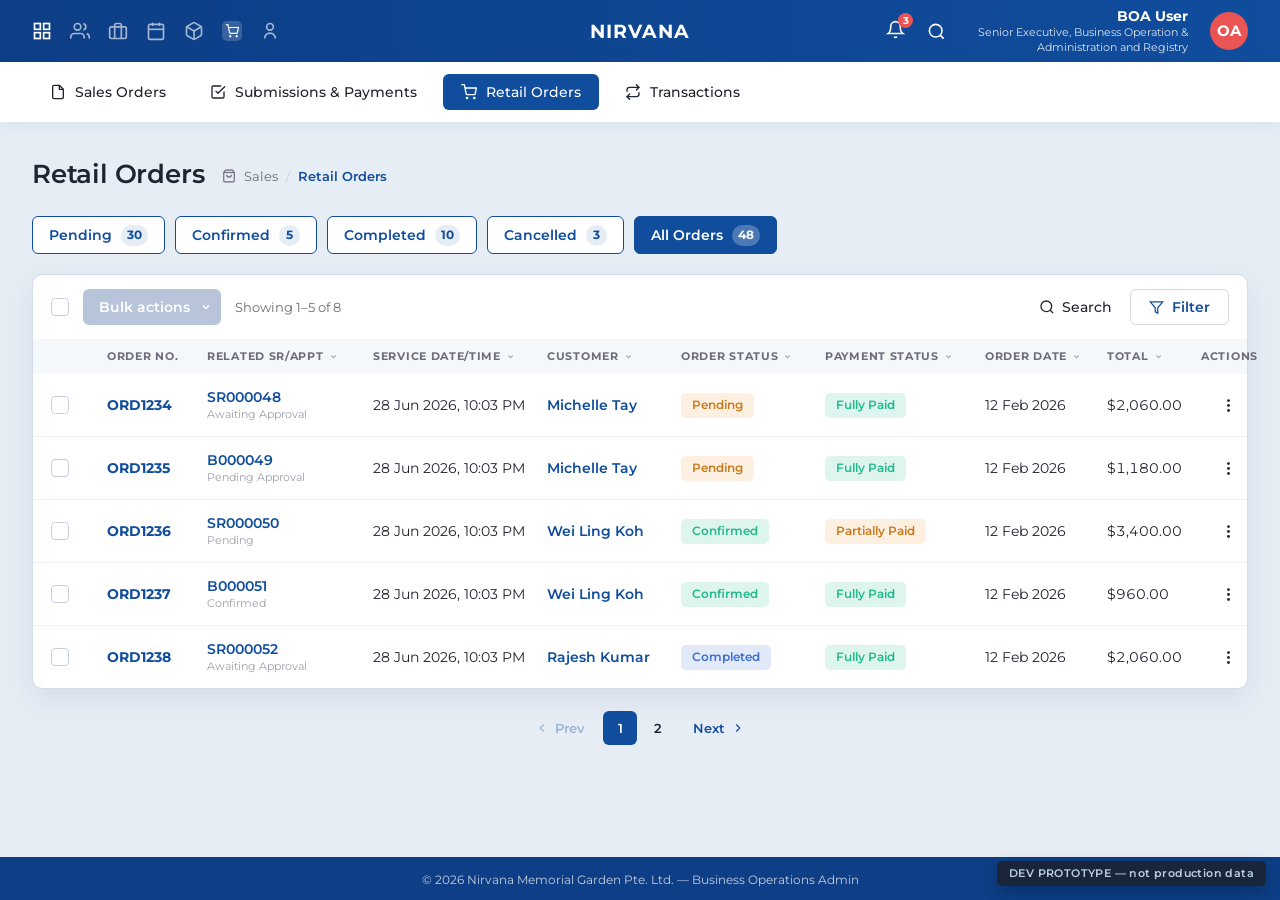
<file: index.html>
<!doctype html>
<html lang="en">
<head>
<meta charset="utf-8">
<title>NVS-OS Sales Prototype</title>
<meta name="viewport" content="width=device-width,initial-scale=1">
<meta http-equiv="refresh" content="0; url=retail-orders.html">
<link rel="preconnect" href="https://fonts.googleapis.com">
<link href="https://fonts.googleapis.com/css2?family=Montserrat:wght@400;500;600;700&display=swap" rel="stylesheet">
<link rel="stylesheet" href="assets/shared.css">
</head>
<body>
<main style="max-width:640px;padding-top:80px;text-align:center">
  <h1>NVS-OS Sales Prototype</h1>
  <p style="color:var(--text-muted);font-size:14px">Redirecting to <a href="retail-orders.html">Retail Orders</a>…</p>
</main>
</body>
</html>
</file>
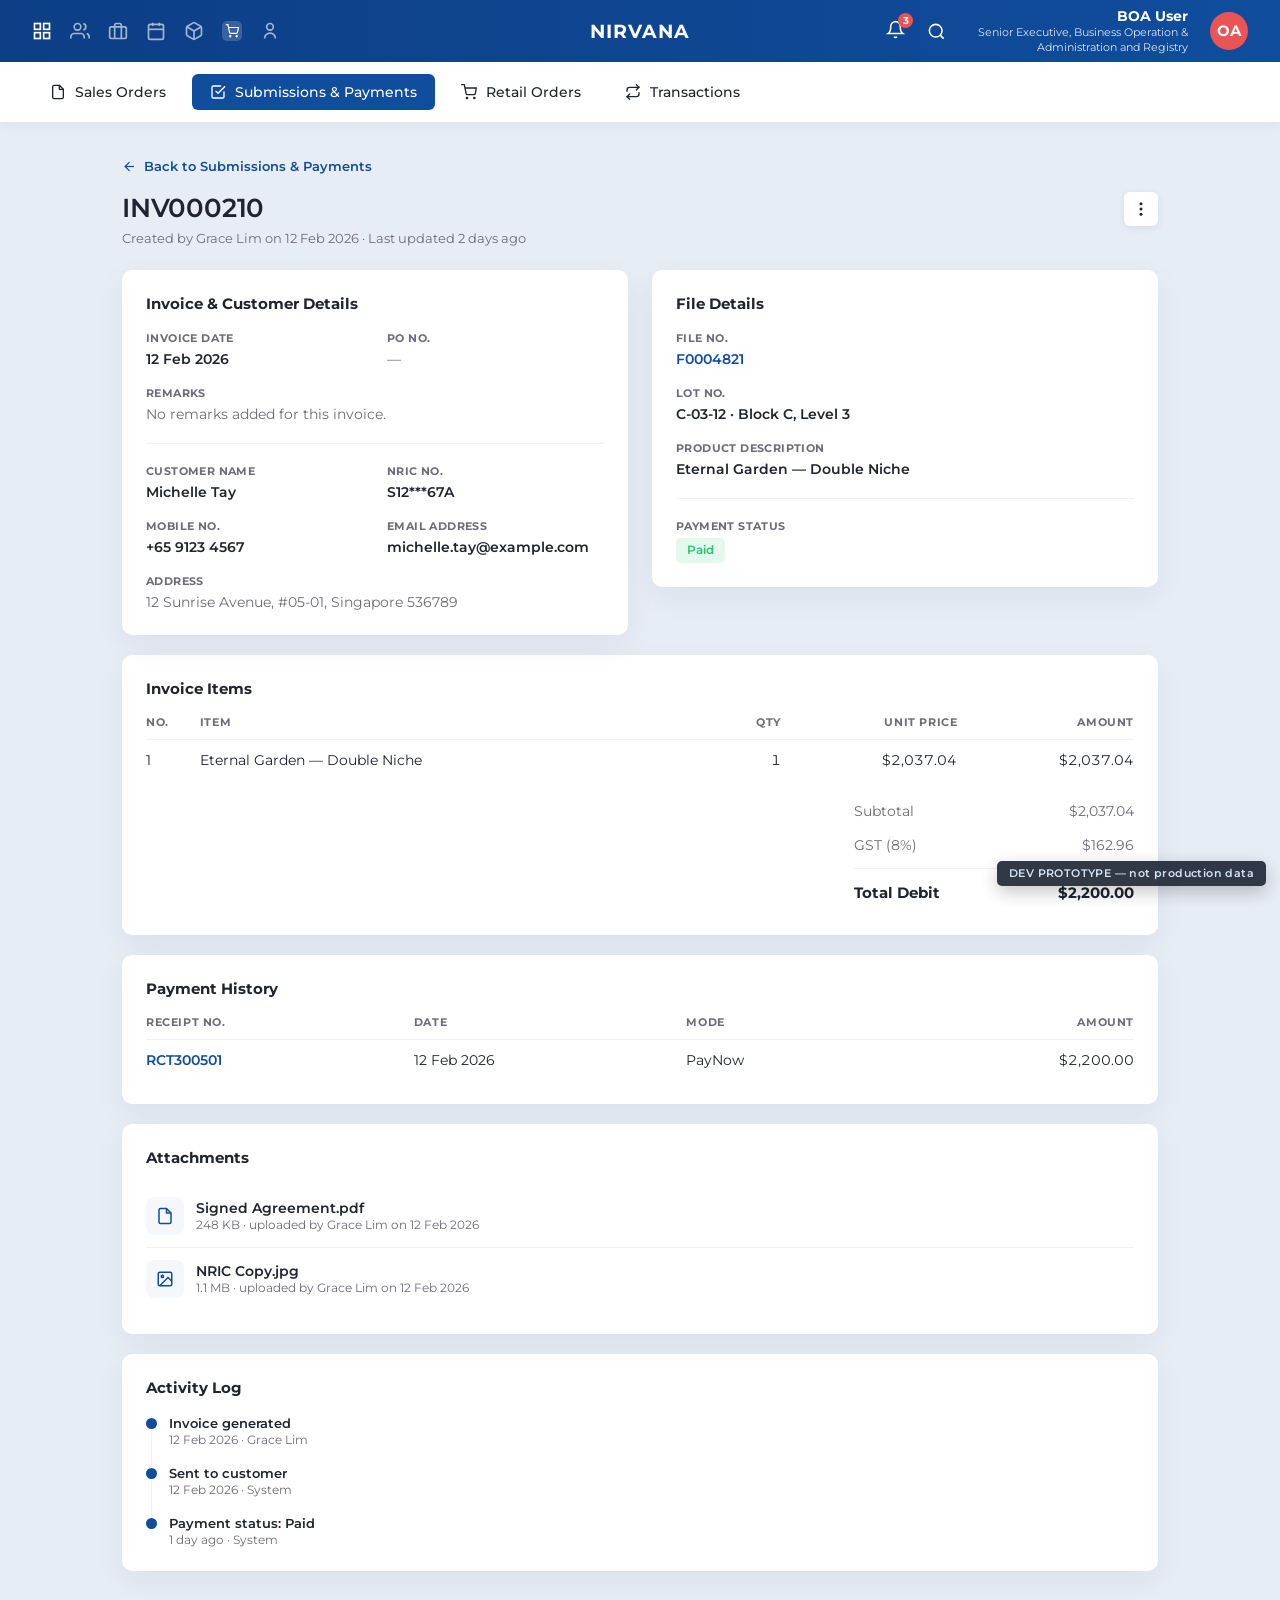
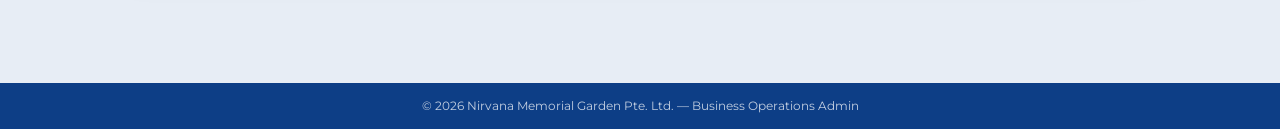
<file: invoice-detail.html>
<!doctype html>
<html lang="en">
<head>
<meta charset="utf-8">
<title>Invoice Detail — NVS-OS Prototype</title>
<meta name="viewport" content="width=device-width,initial-scale=1">
<link rel="preconnect" href="https://fonts.googleapis.com">
<link href="https://fonts.googleapis.com/css2?family=Montserrat:wght@400;500;600;700&display=swap" rel="stylesheet">
<link rel="stylesheet" href="assets/shared.css">
</head>
<body>

<div class="dev-tag">DEV PROTOTYPE — not production data</div>

<div id="navbar"></div>
<div class="subnav" id="subnav"></div>

<main style="max-width:1100px">
  <div class="back-link" id="backLink">
    <svg width="15" height="15" viewBox="0 0 24 24" fill="none" stroke="currentColor" stroke-width="2"><line x1="19" y1="12" x2="5" y2="12"/><polyline points="12 19 5 12 12 5"/></svg>
    Back to Submissions &amp; Payments
  </div>

  <div class="detail-header">
    <div>
      <h1 id="invTitle"></h1>
      <div class="detail-sub" id="invSub"></div>
    </div>
    <div class="kebab-wrap">
      <div class="more-btn" id="kebabBtn" style="background:var(--surface);box-shadow:0 2px 8px rgba(16,40,90,0.08)"><svg width="18" height="18" viewBox="0 0 24 24" fill="currentColor"><circle cx="12" cy="5" r="2"/><circle cx="12" cy="12" r="2"/><circle cx="12" cy="19" r="2"/></svg></div>
      <div class="menu" id="kebabMenu" hidden style="top:44px">
        <div class="menu-item" id="registerItem">Register Payment</div>
        <div class="menu-item" id="downloadItem">Download</div>
        <div class="menu-item" id="emailItem">Email to Customer</div>
      </div>
    </div>
  </div>

  <div class="detail-grid">
    <div class="card">
      <h2>Invoice &amp; Customer Details</h2>
      <div class="info-grid">
        <div class="info-field"><label>Invoice Date</label><div class="val" id="f-invoiceDate"></div></div>
        <div class="info-field"><label>PO No.</label><div class="val muted" id="f-poNo"></div></div>
        <div class="info-field" style="grid-column:1/-1"><label>Remarks</label><div class="val muted" id="f-remarks"></div></div>
      </div>
      <div class="divider"></div>
      <div class="info-grid">
        <div class="info-field"><label>Customer Name</label><div class="val" id="f-custName"></div></div>
        <div class="info-field"><label>NRIC No.</label><div class="val" id="f-nric"></div></div>
        <div class="info-field"><label>Mobile No.</label><div class="val" id="f-mobile"></div></div>
        <div class="info-field"><label>Email Address</label><div class="val" id="f-email"></div></div>
        <div class="info-field" style="grid-column:1/-1"><label>Address</label><div class="val muted" id="f-address"></div></div>
      </div>
    </div>
    <div class="card">
      <h2>File Details</h2>
      <div class="info-grid cols-1">
        <div class="info-field"><label>File No.</label><div class="val" id="f-fileNo" style="color:var(--navy);cursor:pointer"></div></div>
        <div class="info-field"><label>Lot No.</label><div class="val" id="f-lotNo"></div></div>
        <div class="info-field"><label>Product Description</label><div class="val" id="f-product"></div></div>
      </div>
      <div class="divider"></div>
      <div class="info-field"><label>Payment Status</label><div id="f-status"></div></div>
    </div>
  </div>

  <div class="card">
    <h2>Invoice Items</h2>
    <table class="line-items">
      <thead><tr><th>No.</th><th>Item</th><th class="num">Qty</th><th class="num">Unit Price</th><th class="num">Amount</th></tr></thead>
      <tbody id="itemsBody"></tbody>
    </table>
    <div style="max-width:280px;margin-left:auto;margin-top:14px">
      <div class="totals-row"><span>Subtotal</span><span id="t-subtotal"></span></div>
      <div class="totals-row"><span>GST (8%)</span><span id="t-gst"></span></div>
      <div class="totals-row grand"><span>Total Debit</span><span id="t-total"></span></div>
    </div>
  </div>

  <div class="card">
    <h2>Payment History</h2>
    <table class="line-items" id="paymentTable">
      <thead><tr><th>Receipt No.</th><th>Date</th><th>Mode</th><th class="num">Amount</th></tr></thead>
      <tbody id="paymentBody"></tbody>
    </table>
  </div>

  <div class="card">
    <h2>Attachments</h2>
    <div id="attachments"></div>
  </div>

  <div class="card">
    <h2>Activity Log</h2>
    <ul class="timeline" id="timeline"></ul>
  </div>
</main>

<div class="footer">© 2026 Nirvana Memorial Garden Pte. Ltd. — Business Operations Admin</div>

<div class="toast" id="toast"></div>

<script src="assets/chrome.js"></script>
<script>
(function(){
  NvsChrome.mountNavbar('navbar');
  NvsChrome.mountSubnav('subnav', 'payments');
  document.getElementById('backLink').addEventListener('click', function(){ window.location.href = 'submissions-payments.html'; });

  var DATA = [
    { id:'1', invoiceNo:'INV000210', fileNo:'F0004821', lotNo:'C-03-12', fileType:'Eternal Garden — Double Niche', location:'Block C, Level 3', customer:'Michelle Tay', status:'Paid', createdBy:'Grace Lim', createdAt:'12 Feb 2026', total:2200 },
    { id:'2', invoiceNo:'INV000211', fileNo:'F0004822', lotNo:'A-01-04', fileType:'Lotus Court — Columbarium Niche', location:'Block A, Level 1', customer:'Wei Ling Koh', status:'Pending Payment', createdBy:'Grace Lim', createdAt:'13 Feb 2026', total:1500 },
    { id:'3', invoiceNo:'INV000212', fileNo:'F0004823', lotNo:'G-07-19', fileType:'Serenity Garden — Family Plot', location:'Garden Row 7', customer:'Rajesh Kumar', status:'Overdue', createdBy:'Daniel Ng', createdAt:'14 Feb 2026', total:8600 },
    { id:'4', invoiceNo:'INV000213', fileNo:'F0004824', lotNo:'C-02-08', fileType:'Eternal Garden — Single Niche', location:'Block C, Level 2', customer:'Amanda Lim', status:'Paid', createdBy:'Daniel Ng', createdAt:'15 Feb 2026', total:1950 },
    { id:'5', invoiceNo:'INV000214', fileNo:'F0004825', lotNo:'A-02-15', fileType:'Lotus Court — Double Niche', location:'Block A, Level 2', customer:'David Lim', status:'Pending Payment', createdBy:'Grace Lim', createdAt:'16 Feb 2026', total:3200 },
    { id:'6', invoiceNo:'INV000215', fileNo:'F0004826', lotNo:'G-04-02', fileType:'Serenity Garden — Urn Plot', location:'Garden Row 4', customer:'Nur Aisyah', status:'Paid', createdBy:'Daniel Ng', createdAt:'17 Feb 2026', total:4100 },
    { id:'7', invoiceNo:'INV000216', fileNo:'F0004827', lotNo:'B-01-11', fileType:'Eternal Garden — Family Niche', location:'Block B, Level 1', customer:'Kelvin Goh', status:'Overdue', createdBy:'Grace Lim', createdAt:'18 Feb 2026', total:2750 },
    { id:'8', invoiceNo:'INV000217', fileNo:'F0004828', lotNo:'A-03-06', fileType:'Lotus Court — Single Niche', location:'Block A, Level 3', customer:'Farah Yusof', status:'Paid', createdBy:'Daniel Ng', createdAt:'19 Feb 2026', total:1350 },
  ];
  var STATUS_VARIANT = { 'Paid':'light-success', 'Pending Payment':'light-warning', 'Overdue':'light-danger' };

  var params = new URLSearchParams(window.location.search);
  var id = params.get('id') || '1';
  var d = DATA.find(function(x){ return x.id === id; }) || DATA[0];
  var c = NvsChrome.customer(d.customer);

  document.title = d.invoiceNo + ' — NVS-OS Prototype';
  document.getElementById('invTitle').textContent = d.invoiceNo;
  document.getElementById('invSub').textContent = 'Created by ' + d.createdBy + ' on ' + d.createdAt + ' · Last updated 2 days ago';

  document.getElementById('f-invoiceDate').textContent = d.createdAt;
  document.getElementById('f-poNo').textContent = '—';
  document.getElementById('f-remarks').textContent = 'No remarks added for this invoice.';
  document.getElementById('f-custName').textContent = d.customer;
  document.getElementById('f-nric').textContent = c.nric;
  document.getElementById('f-mobile').textContent = c.mobile;
  document.getElementById('f-email').textContent = c.email;
  document.getElementById('f-address').textContent = c.address;

  var fileEl = document.getElementById('f-fileNo');
  fileEl.textContent = d.fileNo;
  fileEl.addEventListener('click', function(){ NvsChrome.toast('Opening file ' + d.fileNo); });
  document.getElementById('f-lotNo').textContent = d.lotNo + ' · ' + d.location;
  document.getElementById('f-product').textContent = d.fileType;
  document.getElementById('f-status').innerHTML = '<span class="badge ' + STATUS_VARIANT[d.status] + '">' + NvsChrome.esc(d.status) + '</span>';

  var subtotal = d.total / 1.08;
  var gst = d.total - subtotal;
  document.getElementById('itemsBody').innerHTML =
    '<tr><td>1</td><td>' + NvsChrome.esc(d.fileType) + '</td><td class="num">1</td><td class="num">' + NvsChrome.money(subtotal) + '</td><td class="num">' + NvsChrome.money(subtotal) + '</td></tr>';
  document.getElementById('t-subtotal').textContent = NvsChrome.money(subtotal);
  document.getElementById('t-gst').textContent = NvsChrome.money(gst);
  document.getElementById('t-total').textContent = NvsChrome.money(d.total);

  if(d.status === 'Paid'){
    document.getElementById('paymentBody').innerHTML =
      '<tr><td class="sr-id">RCT' + (300500 + Number(d.id)) + '</td><td>' + d.createdAt + '</td><td>PayNow</td><td class="num">' + NvsChrome.money(d.total) + '</td></tr>';
  } else {
    document.getElementById('paymentTable').outerHTML = '<div class="empty-row" style="box-shadow:none;border-radius:8px">No payments recorded yet</div>';
  }

  document.getElementById('attachments').innerHTML =
    '<div class="attachment-row"><div class="attachment-icon"><svg width="18" height="18" viewBox="0 0 24 24" fill="none" stroke="currentColor" stroke-width="2"><path d="M14 2H6a2 2 0 0 0-2 2v16a2 2 0 0 0 2 2h12a2 2 0 0 0 2-2V8z"/><polyline points="14 2 14 8 20 8"/></svg></div><div><div class="attachment-name">Signed Agreement.pdf</div><div class="attachment-meta">248 KB · uploaded by ' + NvsChrome.esc(d.createdBy) + ' on ' + d.createdAt + '</div></div></div>' +
    '<div class="attachment-row"><div class="attachment-icon"><svg width="18" height="18" viewBox="0 0 24 24" fill="none" stroke="currentColor" stroke-width="2"><rect x="3" y="3" width="18" height="18" rx="2"/><circle cx="8.5" cy="8.5" r="1.5"/><polyline points="21 15 16 10 5 21"/></svg></div><div><div class="attachment-name">NRIC Copy.jpg</div><div class="attachment-meta">1.1 MB · uploaded by ' + NvsChrome.esc(d.createdBy) + ' on ' + d.createdAt + '</div></div></div>';

  var timelineItems = [
    { label: 'Invoice generated', meta: d.createdAt + ' · ' + d.createdBy, dot: '' },
    { label: 'Sent to customer', meta: d.createdAt + ' · System', dot: '' },
    { label: 'Payment status: ' + d.status, meta: '1 day ago · System', dot: d.status === 'Pending Payment' ? 'muted' : '' },
  ];
  document.getElementById('timeline').innerHTML = timelineItems.map(function(t){
    return '<li><div class="dot ' + t.dot + '"></div><div><div class="t-label">' + NvsChrome.esc(t.label) + '</div><div class="t-meta">' + NvsChrome.esc(t.meta) + '</div></div></li>';
  }).join('');

  document.getElementById('kebabBtn').addEventListener('click', function(e){
    e.stopPropagation();
    document.getElementById('kebabMenu').hidden = !document.getElementById('kebabMenu').hidden;
  });
  document.getElementById('registerItem').addEventListener('click', function(){ window.location.href = 'register-payment.html?invoiceId=' + encodeURIComponent(d.id); });
  document.getElementById('downloadItem').addEventListener('click', function(){ document.getElementById('kebabMenu').hidden = true; NvsChrome.toast('Downloading ' + d.invoiceNo + '.pdf'); });
  document.getElementById('emailItem').addEventListener('click', function(){ document.getElementById('kebabMenu').hidden = true; NvsChrome.toast('Invoice emailed to ' + d.customer); });
  document.addEventListener('click', function(){ document.getElementById('kebabMenu').hidden = true; });
})();
</script>
</body>
</html>
</file>
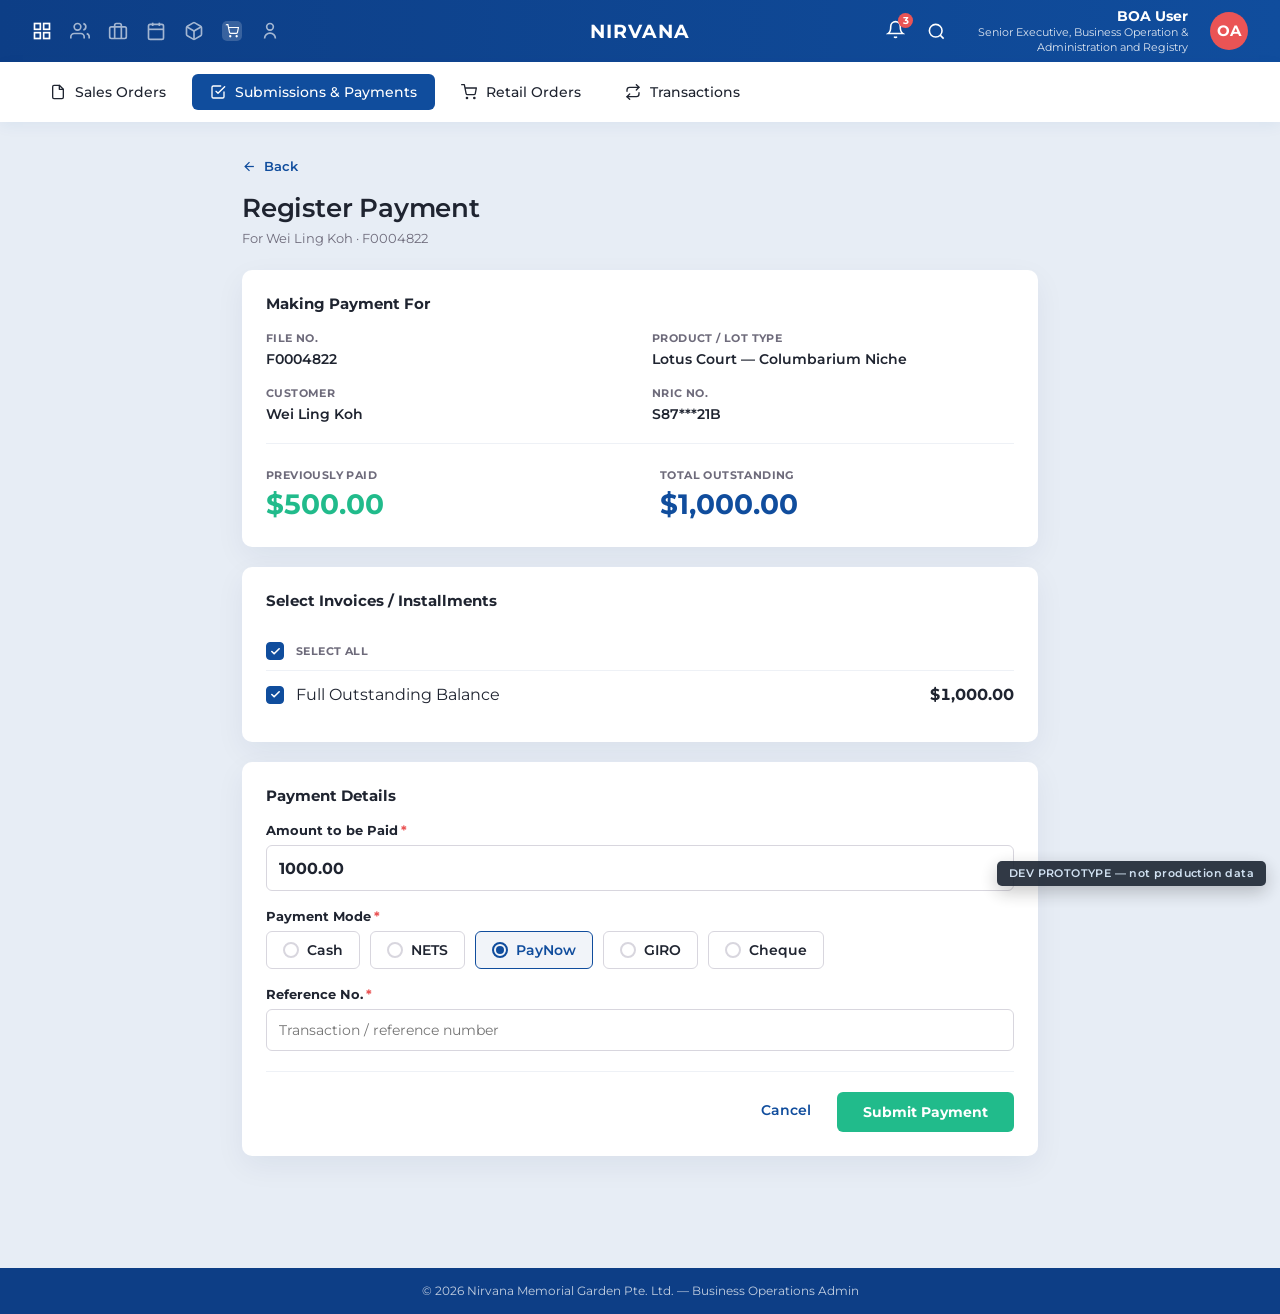
<file: register-payment.html>
<!doctype html>
<html lang="en">
<head>
<meta charset="utf-8">
<title>Register Payment — NVS-OS Prototype</title>
<meta name="viewport" content="width=device-width,initial-scale=1">
<link rel="preconnect" href="https://fonts.googleapis.com">
<link href="https://fonts.googleapis.com/css2?family=Montserrat:wght@400;500;600;700&display=swap" rel="stylesheet">
<link rel="stylesheet" href="assets/shared.css">
</head>
<body>

<div class="dev-tag">DEV PROTOTYPE — not production data</div>

<div id="navbar"></div>
<div class="subnav" id="subnav"></div>

<main style="max-width:860px">
  <div class="back-link" id="backLink">
    <svg width="15" height="15" viewBox="0 0 24 24" fill="none" stroke="currentColor" stroke-width="2"><line x1="19" y1="12" x2="5" y2="12"/><polyline points="12 19 5 12 12 5"/></svg>
    Back
  </div>

  <div class="detail-header">
    <div>
      <h1>Register Payment</h1>
      <div class="detail-sub" id="pageSub"></div>
    </div>
  </div>

  <div class="card">
    <h2>Making Payment For</h2>
    <div class="info-grid">
      <div class="info-field"><label>File No.</label><div class="val" id="f-fileNo"></div></div>
      <div class="info-field"><label>Product / Lot Type</label><div class="val" id="f-product"></div></div>
      <div class="info-field"><label>Customer</label><div class="val" id="f-customer"></div></div>
      <div class="info-field"><label>NRIC No.</label><div class="val" id="f-nric"></div></div>
    </div>
    <div class="divider"></div>
    <div style="display:flex;gap:40px;flex-wrap:wrap">
      <div class="summary-card" style="flex:1;min-width:180px">
        <label style="font-size:11px;font-weight:700;color:var(--text-muted);text-transform:uppercase;letter-spacing:.4px">Previously Paid</label>
        <div class="amount" id="s-paid" style="color:var(--green)"></div>
      </div>
      <div class="summary-card" style="flex:1;min-width:180px">
        <label style="font-size:11px;font-weight:700;color:var(--text-muted);text-transform:uppercase;letter-spacing:.4px">Total Outstanding</label>
        <div class="amount" id="s-outstanding"></div>
      </div>
    </div>
  </div>

  <div class="card">
    <h2>Select Invoices / Installments</h2>
    <div class="select-row" style="border-bottom:1px solid var(--hairline);font-size:11px;font-weight:700;color:var(--text-muted);text-transform:uppercase;letter-spacing:.4px;padding-bottom:10px">
      <div class="check on" id="selectAll" style="cursor:pointer"><svg width="11" height="11" viewBox="0 0 24 24" fill="none" stroke="#fff" stroke-width="3.5" stroke-linecap="round" stroke-linejoin="round"><polyline points="20 6 9 17 4 12"/></svg></div>
      <span>Select All</span>
    </div>
    <div id="installmentRows"></div>
  </div>

  <div class="card">
    <h2>Payment Details</h2>
    <div class="field-wrap">
      <div class="field-label">Amount to be Paid<span class="req">*</span></div>
      <input class="modal-input" id="amountInput" style="height:46px;font-size:16px;font-weight:700">
    </div>

    <div class="field-wrap">
      <div class="field-label">Payment Mode<span class="req">*</span></div>
      <div class="radio-row" id="modeRow"></div>
    </div>

    <div id="conditionalFields"></div>

    <div class="divider"></div>
    <div class="modal-actions" style="justify-content:flex-end">
      <div class="btn-text" id="cancelBtn">Cancel</div>
      <div class="btn-confirm" id="submitBtn" style="padding:12px 26px">Submit Payment</div>
    </div>
  </div>
</main>

<div class="footer">© 2026 Nirvana Memorial Garden Pte. Ltd. — Business Operations Admin</div>

<div class="toast" id="toast"></div>

<script src="assets/chrome.js"></script>
<script>
(function(){
  NvsChrome.mountNavbar('navbar');
  NvsChrome.mountSubnav('subnav', 'payments');

  var INVOICES = {
    '1': { fileNo:'F0004821', product:'Eternal Garden — Double Niche', customer:'Michelle Tay', total:2200, paid:2200 },
    '2': { fileNo:'F0004822', product:'Lotus Court — Columbarium Niche', customer:'Wei Ling Koh', total:1500, paid:500 },
    '3': { fileNo:'F0004823', product:'Serenity Garden — Family Plot', customer:'Rajesh Kumar', total:8600, paid:0 },
    '4': { fileNo:'F0004824', product:'Eternal Garden — Single Niche', customer:'Amanda Lim', total:1950, paid:1950 },
    '5': { fileNo:'F0004825', product:'Lotus Court — Double Niche', customer:'David Lim', total:3200, paid:0 },
    '6': { fileNo:'F0004826', product:'Serenity Garden — Urn Plot', customer:'Nur Aisyah', total:4100, paid:4100 },
    '7': { fileNo:'F0004827', product:'Eternal Garden — Family Niche', customer:'Kelvin Goh', total:2750, paid:0 },
    '8': { fileNo:'F0004828', product:'Lotus Court — Single Niche', customer:'Farah Yusof', total:1350, paid:1350 },
  };
  var MODES = ['Cash', 'NETS', 'PayNow', 'GIRO', 'Cheque'];

  var params = new URLSearchParams(window.location.search);
  var invoiceId = params.get('invoiceId') || '2';
  var base = INVOICES[invoiceId] || INVOICES['2'];
  var c = NvsChrome.customer(base.customer);
  var outstanding = base.total - base.paid;

  document.getElementById('backLink').addEventListener('click', function(){ window.history.length > 1 ? window.history.back() : (window.location.href = 'submissions-payments.html'); });
  document.getElementById('pageSub').textContent = 'For ' + base.customer + ' · ' + base.fileNo;

  document.getElementById('f-fileNo').textContent = base.fileNo;
  document.getElementById('f-product').textContent = base.product;
  document.getElementById('f-customer').textContent = base.customer;
  document.getElementById('f-nric').textContent = c.nric;
  document.getElementById('s-paid').textContent = NvsChrome.money(base.paid);
  document.getElementById('s-outstanding').textContent = NvsChrome.money(outstanding);

  var installments = outstanding <= 0 ? [] : (outstanding > 1000
    ? [
        { id: 'i1', label: 'Installment 1 of 2', amount: Math.round(outstanding / 2), checked: true },
        { id: 'i2', label: 'Installment 2 of 2', amount: outstanding - Math.round(outstanding / 2), checked: true },
      ]
    : [ { id: 'i1', label: 'Full Outstanding Balance', amount: outstanding, checked: true } ]);

  var state = { mode: 'PayNow' };

  function renderInstallments(){
    if(installments.length === 0){
      document.getElementById('installmentRows').innerHTML = '<div class="empty-row" style="box-shadow:none;border-radius:8px">This file has no outstanding balance</div>';
      document.getElementById('selectAll').classList.remove('on');
      return;
    }
    document.getElementById('installmentRows').innerHTML = installments.map(function(i){
      return '<div class="select-row">' +
        '<div class="check' + (i.checked?' on':'') + '" data-inst="' + i.id + '" style="cursor:pointer">' + (i.checked ? '<svg width="11" height="11" viewBox="0 0 24 24" fill="none" stroke="#fff" stroke-width="3.5" stroke-linecap="round" stroke-linejoin="round"><polyline points="20 6 9 17 4 12"/></svg>' : '') + '</div>' +
        '<span>' + NvsChrome.esc(i.label) + '</span>' +
        '<span class="amt">' + NvsChrome.money(i.amount) + '</span>' +
      '</div>';
    }).join('');
    document.querySelectorAll('[data-inst]').forEach(function(el){
      el.addEventListener('click', function(){
        var inst = installments.find(function(x){ return x.id === el.dataset.inst; });
        inst.checked = !inst.checked;
        syncSelectAll();
        renderInstallments();
        updateAmount();
      });
    });
  }

  function syncSelectAll(){
    var allOn = installments.length > 0 && installments.every(function(i){ return i.checked; });
    document.getElementById('selectAll').classList.toggle('on', allOn);
  }

  function updateAmount(){
    var sum = installments.filter(function(i){ return i.checked; }).reduce(function(a,i){ return a + i.amount; }, 0);
    document.getElementById('amountInput').value = sum ? sum.toFixed(2) : '';
  }

  document.getElementById('selectAll').addEventListener('click', function(){
    var allOn = installments.length > 0 && installments.every(function(i){ return i.checked; });
    installments.forEach(function(i){ i.checked = !allOn; });
    renderInstallments(); syncSelectAll(); updateAmount();
  });

  renderInstallments();
  syncSelectAll();
  updateAmount();

  function renderModeRow(){
    document.getElementById('modeRow').innerHTML = MODES.map(function(m){
      var on = state.mode === m;
      return '<div class="radio-chip' + (on?' on':'') + '" data-mode="' + m + '"><div class="dot-ring"></div>' + m + '</div>';
    }).join('');
    document.querySelectorAll('[data-mode]').forEach(function(el){
      el.addEventListener('click', function(){ state.mode = el.dataset.mode; renderModeRow(); renderConditional(); });
    });
  }

  function renderConditional(){
    var html = '';
    if(state.mode === 'Cheque'){
      html = '<div class="field-row">' +
        '<div class="field-wrap"><div class="field-label">Cheque No.<span class="req">*</span></div><input class="modal-input" placeholder="e.g. 004821"></div>' +
        '<div class="field-wrap"><div class="field-label">Bank<span class="req">*</span></div><input class="modal-input" placeholder="e.g. DBS"></div>' +
      '</div>';
    } else if(state.mode === 'GIRO' || state.mode === 'NETS' || state.mode === 'PayNow'){
      html = '<div class="field-wrap"><div class="field-label">Reference No.<span class="req">*</span></div><input class="modal-input" placeholder="Transaction / reference number"></div>';
    }
    document.getElementById('conditionalFields').innerHTML = html;
  }

  renderModeRow();
  renderConditional();

  document.getElementById('cancelBtn').addEventListener('click', function(){ window.history.length > 1 ? window.history.back() : (window.location.href = 'submissions-payments.html'); });
  document.getElementById('submitBtn').addEventListener('click', function(){
    var amt = document.getElementById('amountInput').value;
    if(!amt || Number(amt) <= 0){ NvsChrome.toast('Enter an amount to register'); return; }
    NvsChrome.toast('Payment of ' + NvsChrome.money(Number(amt)) + ' registered for ' + base.customer);
  });
})();
</script>
</body>
</html>
</file>
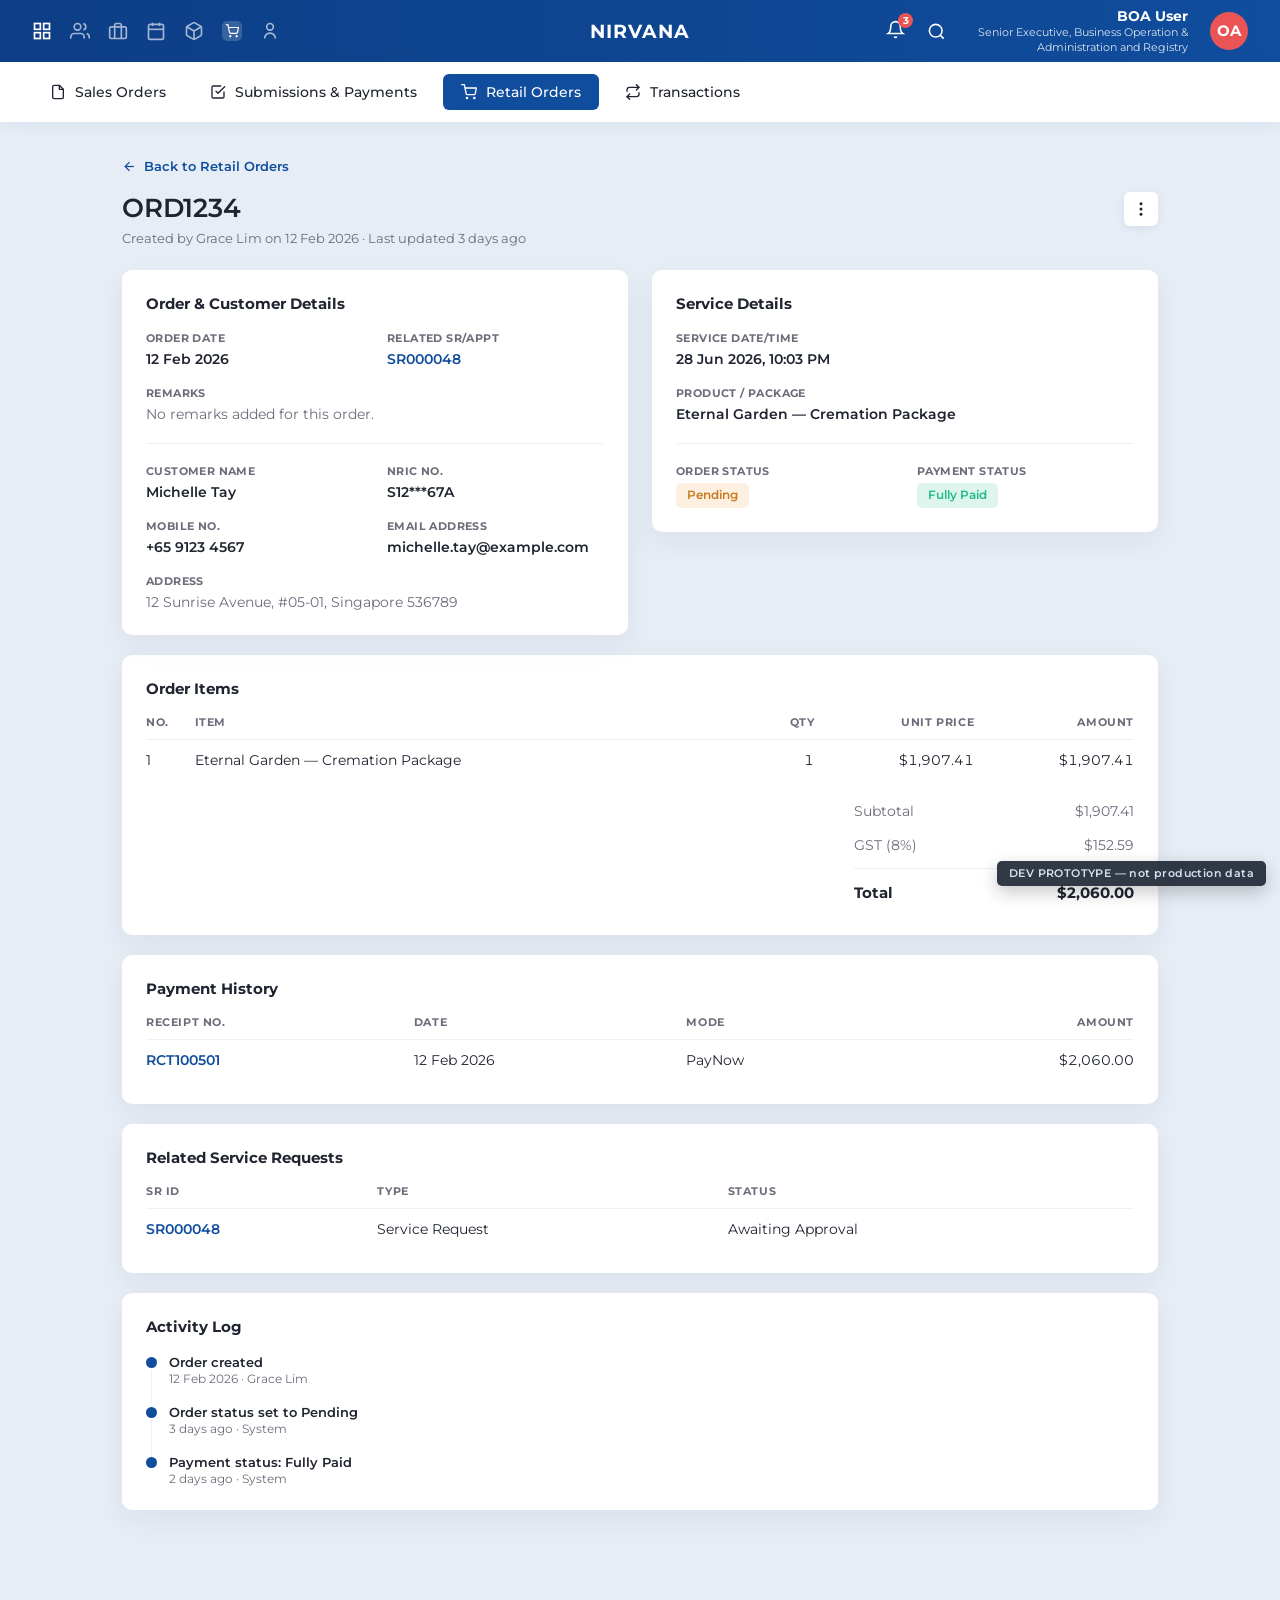
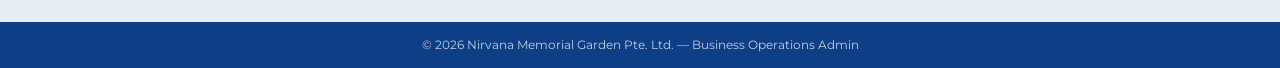
<file: retail-order-detail.html>
<!doctype html>
<html lang="en">
<head>
<meta charset="utf-8">
<title>Order Detail — NVS-OS Prototype</title>
<meta name="viewport" content="width=device-width,initial-scale=1">
<link rel="preconnect" href="https://fonts.googleapis.com">
<link href="https://fonts.googleapis.com/css2?family=Montserrat:wght@400;500;600;700&display=swap" rel="stylesheet">
<link rel="stylesheet" href="assets/shared.css">
</head>
<body>

<div class="dev-tag">DEV PROTOTYPE — not production data</div>

<div id="navbar"></div>
<div class="subnav" id="subnav"></div>

<main style="max-width:1100px">
  <div class="back-link" id="backLink">
    <svg width="15" height="15" viewBox="0 0 24 24" fill="none" stroke="currentColor" stroke-width="2"><line x1="19" y1="12" x2="5" y2="12"/><polyline points="12 19 5 12 12 5"/></svg>
    Back to Retail Orders
  </div>

  <div class="detail-header">
    <div>
      <h1 id="orderTitle"></h1>
      <div class="detail-sub" id="orderSub"></div>
    </div>
    <div class="kebab-wrap">
      <div class="more-btn" id="kebabBtn" style="background:var(--surface);box-shadow:0 2px 8px rgba(16,40,90,0.08)"><svg width="18" height="18" viewBox="0 0 24 24" fill="currentColor"><circle cx="12" cy="5" r="2"/><circle cx="12" cy="12" r="2"/><circle cx="12" cy="19" r="2"/></svg></div>
      <div class="menu" id="kebabMenu" hidden style="top:44px">
        <div class="menu-item" id="resendItem">Resend Tax Invoice</div>
        <div class="menu-item" id="downloadItem">Download</div>
        <div class="menu-item" id="emailItem">Email to Customer</div>
      </div>
    </div>
  </div>

  <div class="detail-grid">
    <div class="card">
      <h2>Order &amp; Customer Details</h2>
      <div class="info-grid">
        <div class="info-field"><label>Order Date</label><div class="val" id="f-orderDate"></div></div>
        <div class="info-field"><label>Related SR/Appt</label><div class="val" id="f-srId" style="color:var(--navy);cursor:pointer"></div></div>
        <div class="info-field" style="grid-column:1/-1"><label>Remarks</label><div class="val muted" id="f-remarks"></div></div>
      </div>
      <div class="divider"></div>
      <div class="info-grid">
        <div class="info-field"><label>Customer Name</label><div class="val" id="f-custName"></div></div>
        <div class="info-field"><label>NRIC No.</label><div class="val" id="f-nric"></div></div>
        <div class="info-field"><label>Mobile No.</label><div class="val" id="f-mobile"></div></div>
        <div class="info-field"><label>Email Address</label><div class="val" id="f-email"></div></div>
        <div class="info-field" style="grid-column:1/-1"><label>Address</label><div class="val muted" id="f-address"></div></div>
      </div>
    </div>
    <div class="card">
      <h2>Service Details</h2>
      <div class="info-grid cols-1">
        <div class="info-field"><label>Service Date/Time</label><div class="val" id="f-serviceDateTime"></div></div>
        <div class="info-field"><label>Product / Package</label><div class="val" id="f-product"></div></div>
      </div>
      <div class="divider"></div>
      <div class="info-grid">
        <div class="info-field"><label>Order Status</label><div id="f-orderStatus"></div></div>
        <div class="info-field"><label>Payment Status</label><div id="f-paymentStatus"></div></div>
      </div>
    </div>
  </div>

  <div class="card">
    <h2>Order Items</h2>
    <table class="line-items">
      <thead><tr><th>No.</th><th>Item</th><th class="num">Qty</th><th class="num">Unit Price</th><th class="num">Amount</th></tr></thead>
      <tbody id="itemsBody"></tbody>
    </table>
    <div style="max-width:280px;margin-left:auto;margin-top:14px">
      <div class="totals-row"><span>Subtotal</span><span id="t-subtotal"></span></div>
      <div class="totals-row"><span>GST (8%)</span><span id="t-gst"></span></div>
      <div class="totals-row grand"><span>Total</span><span id="t-total"></span></div>
    </div>
  </div>

  <div class="card">
    <h2>Payment History</h2>
    <table class="line-items" id="paymentTable">
      <thead><tr><th>Receipt No.</th><th>Date</th><th>Mode</th><th class="num">Amount</th></tr></thead>
      <tbody id="paymentBody"></tbody>
    </table>
  </div>

  <div class="card">
    <h2>Related Service Requests</h2>
    <table class="line-items">
      <thead><tr><th>SR ID</th><th>Type</th><th>Status</th></tr></thead>
      <tbody id="relatedBody"></tbody>
    </table>
  </div>

  <div class="card">
    <h2>Activity Log</h2>
    <ul class="timeline" id="timeline"></ul>
  </div>
</main>

<div class="footer">© 2026 Nirvana Memorial Garden Pte. Ltd. — Business Operations Admin</div>

<div class="toast" id="toast"></div>

<script src="assets/chrome.js"></script>
<script>
(function(){
  NvsChrome.mountNavbar('navbar');
  NvsChrome.mountSubnav('subnav', 'retail');
  document.getElementById('backLink').addEventListener('click', function(){ window.location.href = 'retail-orders.html'; });

  var DATA = [
    { id:'1', orderNo:'ORD1234', srId:'SR000048', srSub:'Awaiting Approval', serviceDateTime:'28 Jun 2026, 10:03 PM', customer:'Michelle Tay', orderStatus:'Pending', paymentStatus:'Fully Paid', orderDate:'12 Feb 2026', total:2060, product:'Eternal Garden — Cremation Package' },
    { id:'2', orderNo:'ORD1235', srId:'B000049', srSub:'Pending Approval', serviceDateTime:'28 Jun 2026, 10:03 PM', customer:'Michelle Tay', orderStatus:'Pending', paymentStatus:'Fully Paid', orderDate:'12 Feb 2026', total:1180, product:'Eternal Garden — Urn Only' },
    { id:'3', orderNo:'ORD1236', srId:'SR000050', srSub:'Pending', serviceDateTime:'28 Jun 2026, 10:03 PM', customer:'Wei Ling Koh', orderStatus:'Confirmed', paymentStatus:'Partially Paid', orderDate:'12 Feb 2026', total:3400, product:'Lotus Court — Columbarium Niche' },
    { id:'4', orderNo:'ORD1237', srId:'B000051', srSub:'Confirmed', serviceDateTime:'28 Jun 2026, 10:03 PM', customer:'Wei Ling Koh', orderStatus:'Confirmed', paymentStatus:'Fully Paid', orderDate:'12 Feb 2026', total:960, product:'Lotus Court — Prayer Set' },
    { id:'5', orderNo:'ORD1238', srId:'SR000052', srSub:'Awaiting Approval', serviceDateTime:'28 Jun 2026, 10:03 PM', customer:'Rajesh Kumar', orderStatus:'Completed', paymentStatus:'Fully Paid', orderDate:'12 Feb 2026', total:2060, product:'Serenity Garden — Memorial Service' },
    { id:'6', orderNo:'ORD1239', srId:'B000063', srSub:'Pending Approval', serviceDateTime:'28 Jun 2026, 10:03 PM', customer:'Rajesh Kumar', orderStatus:'Completed', paymentStatus:'Fully Paid', orderDate:'12 Feb 2026', total:2750, product:'Serenity Garden — Floral Package' },
    { id:'7', orderNo:'ORD1240', srId:'B000064', srSub:'Pending Approval', serviceDateTime:'28 Jun 2026, 10:03 PM', customer:'Amanda Lim', orderStatus:'Cancelled', paymentStatus:'Overpaid', orderDate:'12 Feb 2026', total:2060, product:'Eternal Garden — Urn Only' },
    { id:'8', orderNo:'ORD1241', srId:'B000065', srSub:'Pending Approval', serviceDateTime:'28 Jun 2026, 10:03 PM', customer:'Amanda Lim', orderStatus:'Cancelled', paymentStatus:'Refunded', orderDate:'12 Feb 2026', total:840, product:'Lotus Court — Prayer Set' },
  ];
  var badgeClass = function(s){ return s.toLowerCase().replace(/\s+/g,''); };

  var params = new URLSearchParams(window.location.search);
  var id = params.get('id') || '1';
  var d = DATA.find(function(x){ return x.id === id; }) || DATA[0];
  var c = NvsChrome.customer(d.customer);

  document.title = d.orderNo + ' — NVS-OS Prototype';
  document.getElementById('orderTitle').textContent = d.orderNo;
  document.getElementById('orderSub').textContent = 'Created by Grace Lim on ' + d.orderDate + ' · Last updated 3 days ago';

  document.getElementById('f-orderDate').textContent = d.orderDate;
  var srEl = document.getElementById('f-srId');
  srEl.textContent = d.srId;
  srEl.addEventListener('click', function(){ NvsChrome.toast('Opening ' + d.srId); });
  document.getElementById('f-remarks').textContent = 'No remarks added for this order.';
  document.getElementById('f-custName').textContent = d.customer;
  document.getElementById('f-nric').textContent = c.nric;
  document.getElementById('f-mobile').textContent = c.mobile;
  document.getElementById('f-email').textContent = c.email;
  document.getElementById('f-address').textContent = c.address;
  document.getElementById('f-serviceDateTime').textContent = d.serviceDateTime;
  document.getElementById('f-product').textContent = d.product;
  document.getElementById('f-orderStatus').innerHTML = '<span class="badge ' + badgeClass(d.orderStatus) + '">' + NvsChrome.esc(d.orderStatus) + '</span>';
  document.getElementById('f-paymentStatus').innerHTML = '<span class="badge ' + badgeClass(d.paymentStatus) + '">' + NvsChrome.esc(d.paymentStatus) + '</span>';

  var subtotal = d.total / 1.08;
  var gst = d.total - subtotal;
  document.getElementById('itemsBody').innerHTML =
    '<tr><td>1</td><td>' + NvsChrome.esc(d.product) + '</td><td class="num">1</td><td class="num">' + NvsChrome.money(subtotal) + '</td><td class="num">' + NvsChrome.money(subtotal) + '</td></tr>';
  document.getElementById('t-subtotal').textContent = NvsChrome.money(subtotal);
  document.getElementById('t-gst').textContent = NvsChrome.money(gst);
  document.getElementById('t-total').textContent = NvsChrome.money(d.total);

  if(d.paymentStatus === 'Fully Paid' || d.paymentStatus === 'Overpaid' || d.paymentStatus === 'Refunded'){
    document.getElementById('paymentBody').innerHTML =
      '<tr><td class="sr-id">RCT' + (100500 + Number(d.id)) + '</td><td>' + d.orderDate + '</td><td>PayNow</td><td class="num">' + NvsChrome.money(d.paymentStatus === 'Refunded' ? -d.total : d.total) + '</td></tr>';
  } else if(d.paymentStatus === 'Partially Paid'){
    document.getElementById('paymentBody').innerHTML =
      '<tr><td class="sr-id">RCT' + (100500 + Number(d.id)) + '</td><td>' + d.orderDate + '</td><td>NETS</td><td class="num">' + NvsChrome.money(d.total * 0.5) + '</td></tr>';
  } else {
    document.getElementById('paymentTable').outerHTML = '<div class="empty-row" style="box-shadow:none;border-radius:8px">No payments recorded yet</div>';
  }

  document.getElementById('relatedBody').innerHTML =
    '<tr><td class="sr-id">' + NvsChrome.esc(d.srId) + '</td><td>Service Request</td><td>' + NvsChrome.esc(d.srSub) + '</td></tr>';

  var timelineItems = [
    { label: 'Order created', meta: d.orderDate + ' · Grace Lim', dot: '' },
    { label: 'Order status set to ' + d.orderStatus, meta: '3 days ago · System', dot: '' },
    { label: 'Payment status: ' + d.paymentStatus, meta: '2 days ago · System', dot: '' },
  ];
  document.getElementById('timeline').innerHTML = timelineItems.map(function(t){
    return '<li><div class="dot ' + t.dot + '"></div><div><div class="t-label">' + NvsChrome.esc(t.label) + '</div><div class="t-meta">' + NvsChrome.esc(t.meta) + '</div></div></li>';
  }).join('');

  document.getElementById('kebabBtn').addEventListener('click', function(e){
    e.stopPropagation();
    document.getElementById('kebabMenu').hidden = !document.getElementById('kebabMenu').hidden;
  });
  document.getElementById('resendItem').addEventListener('click', function(){ document.getElementById('kebabMenu').hidden = true; NvsChrome.toast('Tax invoice resent for ' + d.orderNo); });
  document.getElementById('downloadItem').addEventListener('click', function(){ document.getElementById('kebabMenu').hidden = true; NvsChrome.toast('Downloading ' + d.orderNo + '.pdf'); });
  document.getElementById('emailItem').addEventListener('click', function(){ document.getElementById('kebabMenu').hidden = true; NvsChrome.toast('Order emailed to ' + d.customer); });
  document.addEventListener('click', function(){ document.getElementById('kebabMenu').hidden = true; });
})();
</script>
</body>
</html>
</file>
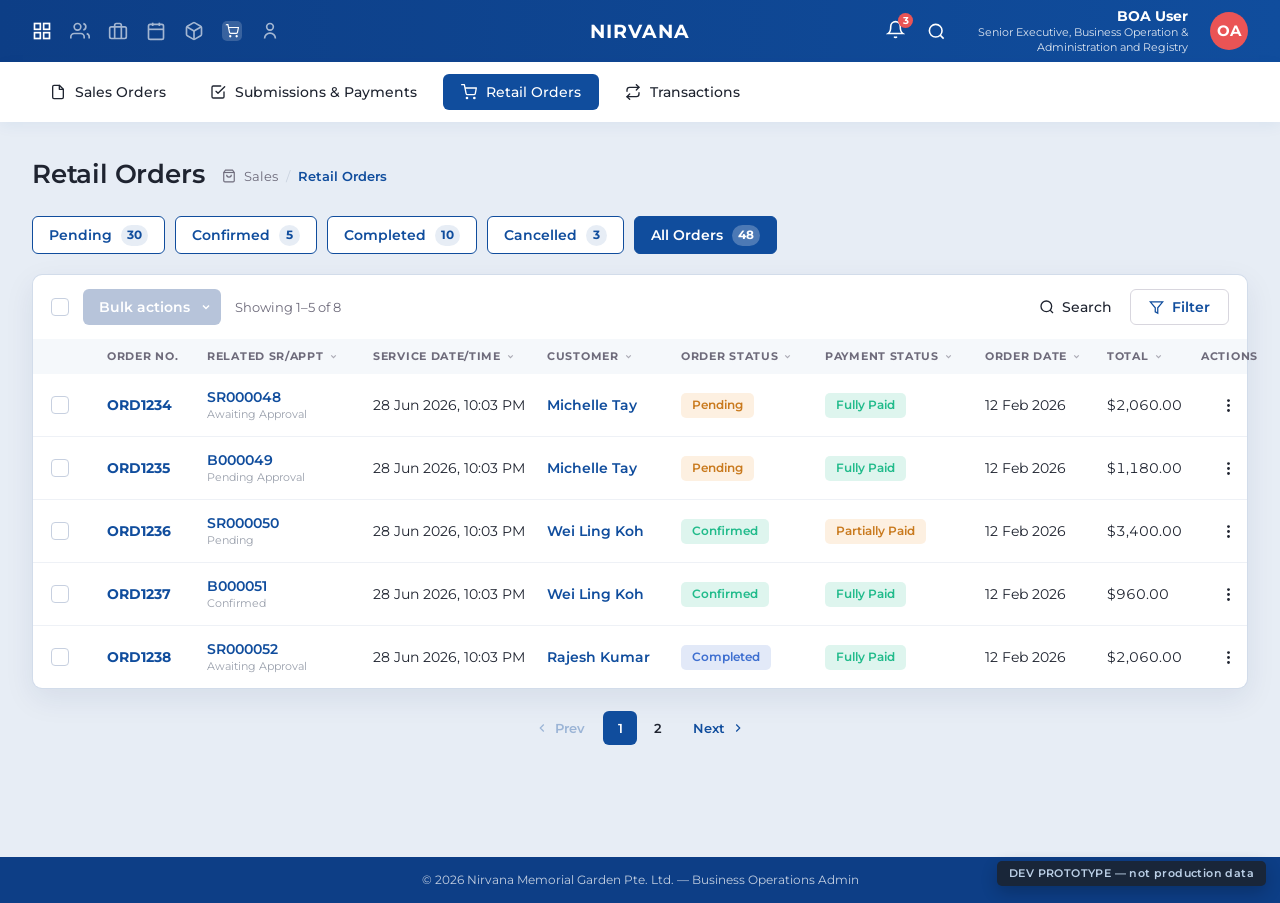
<file: retail-orders.html>
<!doctype html>
<html lang="en">
<head>
<meta charset="utf-8">
<title>Retail Orders — NVS-OS Prototype</title>
<meta name="viewport" content="width=device-width,initial-scale=1">
<link rel="preconnect" href="https://fonts.googleapis.com">
<link href="https://fonts.googleapis.com/css2?family=Montserrat:wght@400;500;600;700&display=swap" rel="stylesheet">
<link rel="stylesheet" href="assets/shared.css">
<style>
  .thead,.row{ grid-template-columns:40px 84px 150px 158px 118px 128px 144px 106px 78px 54px; }
  @media (max-width:900px){
    .thead,.row{ grid-template-columns:32px 70px 130px 1fr 1fr 44px; }
    .thead > :nth-child(4),.row > :nth-child(4),.thead > :nth-child(5),.row > :nth-child(5),.thead > :nth-child(7),.row > :nth-child(7){ display:none; }
  }
</style>
</head>
<body>

<div class="dev-tag">DEV PROTOTYPE — not production data</div>

<div id="navbar"></div>
<div class="subnav" id="subnav"></div>

<main>
  <div class="page-head">
    <div class="page-head-left">
      <h1>Retail Orders</h1>
      <div class="crumbs">
        <svg width="14" height="14" viewBox="0 0 24 24" fill="none" stroke="currentColor" stroke-width="2"><path d="M6 2L3 6v14a2 2 0 0 0 2 2h14a2 2 0 0 0 2-2V6l-3-4z"/><line x1="3" y1="6" x2="21" y2="6"/><path d="M16 10a4 4 0 0 1-8 0"/></svg>
        <span>Sales</span><span class="sep">/</span><span class="cur">Retail Orders</span>
      </div>
    </div>
  </div>

  <div class="tabs" id="tabs"></div>

  <div class="panel">
    <div class="toolbar">
      <div class="check" id="selectAll"></div>
      <div class="bulk-btn" id="bulkBtn">Bulk actions
        <svg width="12" height="12" viewBox="0 0 24 24" fill="none" stroke="#fff" stroke-width="3"><polyline points="6 9 12 15 18 9"/></svg>
      </div>
      <div class="count-info" id="countInfo"></div>
      <div class="spacer"></div>
      <div class="tool-link" id="searchToggle">
        <svg width="16" height="16" viewBox="0 0 24 24" fill="none" stroke="currentColor" stroke-width="2"><circle cx="11" cy="11" r="8"/><line x1="21" y1="21" x2="16.65" y2="16.65"/></svg>Search
      </div>
      <div class="search-wrap" id="searchWrap" hidden>
        <input id="searchInput" placeholder="Order no. or customer…" autocomplete="off">
        <div class="search-clear" id="searchClear">&#10005;</div>
      </div>
      <div class="filter-btn" id="filterBtn">
        <svg width="15" height="15" viewBox="0 0 24 24" fill="none" stroke="currentColor" stroke-width="2"><polygon points="22 3 2 3 10 12.46 10 19 14 21 14 12.46 22 3"/></svg>Filter
      </div>
    </div>

    <div class="thead">
      <div></div>
      <div>Order No.</div>
      <div class="th" data-sort="srId">Related SR/Appt<svg width="9" height="9" viewBox="0 0 24 24" fill="none" stroke="currentColor" stroke-width="3"><polyline points="6 9 12 15 18 9"/></svg></div>
      <div class="th" data-sort="serviceDateTime">Service Date/Time<svg width="9" height="9" viewBox="0 0 24 24" fill="none" stroke="currentColor" stroke-width="3"><polyline points="6 9 12 15 18 9"/></svg></div>
      <div class="th" data-sort="customer">Customer<svg width="9" height="9" viewBox="0 0 24 24" fill="none" stroke="currentColor" stroke-width="3"><polyline points="6 9 12 15 18 9"/></svg></div>
      <div class="th" data-sort="orderStatus">Order Status<svg width="9" height="9" viewBox="0 0 24 24" fill="none" stroke="currentColor" stroke-width="3"><polyline points="6 9 12 15 18 9"/></svg></div>
      <div class="th" data-sort="paymentStatus">Payment Status<svg width="9" height="9" viewBox="0 0 24 24" fill="none" stroke="currentColor" stroke-width="3"><polyline points="6 9 12 15 18 9"/></svg></div>
      <div class="th" data-sort="orderDate">Order Date<svg width="9" height="9" viewBox="0 0 24 24" fill="none" stroke="currentColor" stroke-width="3"><polyline points="6 9 12 15 18 9"/></svg></div>
      <div class="th" data-sort="total">Total<svg width="9" height="9" viewBox="0 0 24 24" fill="none" stroke="currentColor" stroke-width="3"><polyline points="6 9 12 15 18 9"/></svg></div>
      <div>Actions</div>
    </div>

    <div id="rows"></div>
  </div>

  <div class="pagination" id="pagination"></div>
</main>

<div class="footer">© 2026 Nirvana Memorial Garden Pte. Ltd. — Business Operations Admin</div>

<div id="modalRoot"></div>
<div class="toast" id="toast"></div>

<script src="assets/chrome.js"></script>
<script>
(function(){
  NvsChrome.mountNavbar('navbar');
  NvsChrome.mountSubnav('subnav', 'retail');

  var TABS = [
    { key:'pending', label:'Pending', count:30 },
    { key:'confirmed', label:'Confirmed', count:5 },
    { key:'completed', label:'Completed', count:10 },
    { key:'cancelled', label:'Cancelled', count:3 },
    { key:'all', label:'All Orders', count:48 },
  ];
  var DATA = [
    { id:'1', orderNo:'ORD1234', srId:'SR000048', srSub:'Awaiting Approval', serviceDateTime:'28 Jun 2026, 10:03 PM', customer:'Michelle Tay', orderStatus:'Pending', paymentStatus:'Fully Paid', orderDate:'12 Feb 2026', total:2060 },
    { id:'2', orderNo:'ORD1235', srId:'B000049', srSub:'Pending Approval', serviceDateTime:'28 Jun 2026, 10:03 PM', customer:'Michelle Tay', orderStatus:'Pending', paymentStatus:'Fully Paid', orderDate:'12 Feb 2026', total:1180 },
    { id:'3', orderNo:'ORD1236', srId:'SR000050', srSub:'Pending', serviceDateTime:'28 Jun 2026, 10:03 PM', customer:'Wei Ling Koh', orderStatus:'Confirmed', paymentStatus:'Partially Paid', orderDate:'12 Feb 2026', total:3400 },
    { id:'4', orderNo:'ORD1237', srId:'B000051', srSub:'Confirmed', serviceDateTime:'28 Jun 2026, 10:03 PM', customer:'Wei Ling Koh', orderStatus:'Confirmed', paymentStatus:'Fully Paid', orderDate:'12 Feb 2026', total:960 },
    { id:'5', orderNo:'ORD1238', srId:'SR000052', srSub:'Awaiting Approval', serviceDateTime:'28 Jun 2026, 10:03 PM', customer:'Rajesh Kumar', orderStatus:'Completed', paymentStatus:'Fully Paid', orderDate:'12 Feb 2026', total:2060 },
    { id:'6', orderNo:'ORD1239', srId:'B000063', srSub:'Pending Approval', serviceDateTime:'28 Jun 2026, 10:03 PM', customer:'Rajesh Kumar', orderStatus:'Completed', paymentStatus:'Fully Paid', orderDate:'12 Feb 2026', total:2750 },
    { id:'7', orderNo:'ORD1240', srId:'B000064', srSub:'Pending Approval', serviceDateTime:'28 Jun 2026, 10:03 PM', customer:'Amanda Lim', orderStatus:'Cancelled', paymentStatus:'Overpaid', orderDate:'12 Feb 2026', total:2060 },
    { id:'8', orderNo:'ORD1241', srId:'B000065', srSub:'Pending Approval', serviceDateTime:'28 Jun 2026, 10:03 PM', customer:'Amanda Lim', orderStatus:'Cancelled', paymentStatus:'Refunded', orderDate:'12 Feb 2026', total:840 },
  ];
  var PER_PAGE = 5;
  var badgeClass = function(s){ return s.toLowerCase().replace(/\s+/g,''); };

  var state = { activeTab:'all', search:'', showSearch:false, openMenu:null, checked:{}, page:1, sortKey:null, sortDir:'asc', bulkModalOpen:false, bulkStatus:'pending' };

  function getFiltered(){
    var list = DATA.slice();
    if(state.activeTab !== 'all') list = list.filter(function(d){ return d.orderStatus.toLowerCase() === state.activeTab; });
    if(state.search.trim()){
      var q = state.search.trim().toLowerCase();
      list = list.filter(function(d){ return d.orderNo.toLowerCase().indexOf(q) > -1 || d.customer.toLowerCase().indexOf(q) > -1; });
    }
    if(state.sortKey){
      var key = state.sortKey, dir = state.sortDir;
      list.sort(function(a,b){
        var av = a[key], bv = b[key], cmp;
        if(typeof av === 'number' && typeof bv === 'number') cmp = av - bv;
        else cmp = String(av).localeCompare(String(bv));
        return dir === 'asc' ? cmp : -cmp;
      });
    }
    return list;
  }

  function render(){
    document.getElementById('tabs').innerHTML = TABS.map(function(t){
      var on = state.activeTab === t.key;
      return '<div class="tab' + (on?' on':'') + '" data-tab="' + t.key + '">' + NvsChrome.esc(t.label) + '<span class="count">' + t.count + '</span></div>';
    }).join('');

    var filtered = getFiltered();
    var totalPages = Math.max(1, Math.ceil(filtered.length / PER_PAGE));
    if(state.page > totalPages) state.page = totalPages;
    var page = state.page;
    var pageSlice = filtered.slice((page-1)*PER_PAGE, page*PER_PAGE);

    var allChecked = pageSlice.length > 0 && pageSlice.every(function(d){ return state.checked[d.id]; });
    var someChecked = pageSlice.some(function(d){ return state.checked[d.id]; });
    var checkedCount = Object.keys(state.checked).filter(function(k){ return state.checked[k]; }).length;

    var sel = document.getElementById('selectAll');
    sel.className = 'check' + (allChecked ? ' on' : (someChecked ? ' ind' : ''));
    sel.innerHTML = allChecked ? '<svg width="11" height="11" viewBox="0 0 24 24" fill="none" stroke="#fff" stroke-width="3.5" stroke-linecap="round" stroke-linejoin="round"><polyline points="20 6 9 17 4 12"/></svg>' : '';

    var bulkBtn = document.getElementById('bulkBtn');
    bulkBtn.style.background = checkedCount > 0 ? 'var(--navy)' : '#B7C4DA';
    bulkBtn.style.cursor = checkedCount > 0 ? 'pointer' : 'default';

    var from = filtered.length === 0 ? 0 : (page-1)*PER_PAGE + 1;
    var to = Math.min(page*PER_PAGE, filtered.length);
    document.getElementById('countInfo').textContent = 'Showing ' + from + '–' + to + ' of ' + filtered.length;

    document.querySelectorAll('.th').forEach(function(el){
      var key = el.dataset.sort;
      el.classList.toggle('active', state.sortKey === key);
      el.classList.toggle('desc', state.sortKey === key && state.sortDir === 'desc');
    });

    if(pageSlice.length === 0){
      document.getElementById('rows').innerHTML = '<div class="empty-row">No matching records found</div>';
    } else {
      document.getElementById('rows').innerHTML = pageSlice.map(function(d){
        var checked = !!state.checked[d.id];
        var menuOpen = state.openMenu === d.id;
        return '<div class="row">' +
          '<div class="check' + (checked?' on':'') + '" data-check="' + d.id + '">' + (checked ? '<svg width="11" height="11" viewBox="0 0 24 24" fill="none" stroke="#fff" stroke-width="3.5" stroke-linecap="round" stroke-linejoin="round"><polyline points="20 6 9 17 4 12"/></svg>' : '') + '</div>' +
          '<div class="order-no" data-view="' + d.id + '">' + NvsChrome.esc(d.orderNo) + '</div>' +
          '<div><div class="sr-id">' + NvsChrome.esc(d.srId) + '</div><div class="sr-sub">' + NvsChrome.esc(d.srSub) + '</div></div>' +
          '<div>' + NvsChrome.esc(d.serviceDateTime) + '</div>' +
          '<div class="cust">' + NvsChrome.esc(d.customer) + '</div>' +
          '<div><span class="badge ' + badgeClass(d.orderStatus) + '">' + NvsChrome.esc(d.orderStatus) + '</span></div>' +
          '<div><span class="badge ' + badgeClass(d.paymentStatus) + '">' + NvsChrome.esc(d.paymentStatus) + '</span></div>' +
          '<div>' + NvsChrome.esc(d.orderDate) + '</div>' +
          '<div class="num">' + NvsChrome.fmtMoney(d.total) + '</div>' +
          '<div class="more-wrap">' +
            '<div class="more-btn" data-more="' + d.id + '"><svg width="17" height="17" viewBox="0 0 24 24" fill="currentColor"><circle cx="12" cy="5" r="2"/><circle cx="12" cy="12" r="2"/><circle cx="12" cy="19" r="2"/></svg></div>' +
            (menuOpen ? '<div class="menu"><div class="menu-item" data-view="' + d.id + '">View</div><div class="menu-item" data-resend="' + d.id + '">Resend Tax Invoice</div></div>' : '') +
          '</div>' +
        '</div>';
      }).join('');
    }

    var pagHtml = '<div class="page-nav" data-page="prev"' + (page<=1?' disabled':'') + '>' +
      '<svg width="14" height="14" viewBox="0 0 24 24" fill="none" stroke="currentColor" stroke-width="2"><polyline points="15 18 9 12 15 6"/></svg>Prev</div>';
    for(var i=1;i<=totalPages;i++) pagHtml += '<div class="page-num' + (page===i?' on':'') + '" data-page="' + i + '">' + i + '</div>';
    pagHtml += '<div class="page-nav" data-page="next"' + (page>=totalPages?' disabled':'') + '>Next<svg width="14" height="14" viewBox="0 0 24 24" fill="none" stroke="currentColor" stroke-width="2"><polyline points="9 18 15 12 9 6"/></svg></div>';
    document.getElementById('pagination').innerHTML = pagHtml;

    document.getElementById('searchWrap').hidden = !state.showSearch;
    var si = document.getElementById('searchInput');
    if(document.activeElement !== si) si.value = state.search;

    document.getElementById('modalRoot').innerHTML = state.bulkModalOpen ? renderModal() : '';

    bindEvents(checkedCount);
  }

  function renderModal(){
    return '<div class="modal-backdrop" id="modalBackdrop"><div class="modal">' +
      '<h2>Update Status</h2>' +
      '<div class="field-label">Status<span class="req">*</span></div>' +
      '<select class="status-select" id="bulkStatusSelect" style="margin-bottom:24px">' +
        '<option value="pending"' + (state.bulkStatus==='pending'?' selected':'') + '>Pending</option>' +
        '<option value="confirmed"' + (state.bulkStatus==='confirmed'?' selected':'') + '>Confirmed</option>' +
        '<option value="completed"' + (state.bulkStatus==='completed'?' selected':'') + '>Completed</option>' +
        '<option value="cancelled"' + (state.bulkStatus==='cancelled'?' selected':'') + '>Cancelled</option>' +
      '</select>' +
      '<div class="modal-actions"><div class="btn-text" id="modalCancel">Cancel</div><div class="btn-confirm" id="modalConfirm">Update</div></div>' +
    '</div></div>';
  }

  function bindEvents(checkedCount){
    document.querySelectorAll('[data-tab]').forEach(function(el){
      el.addEventListener('click', function(){ state.activeTab = el.dataset.tab; state.page = 1; state.openMenu = null; render(); });
    });
    document.querySelectorAll('[data-check]').forEach(function(el){
      el.addEventListener('click', function(){ state.checked[el.dataset.check] = !state.checked[el.dataset.check]; render(); });
    });
    document.getElementById('selectAll').addEventListener('click', function(){
      var filtered = getFiltered();
      var pageSlice = filtered.slice((state.page-1)*PER_PAGE, state.page*PER_PAGE);
      var allChecked = pageSlice.length > 0 && pageSlice.every(function(d){ return state.checked[d.id]; });
      pageSlice.forEach(function(d){ state.checked[d.id] = !allChecked; });
      render();
    });
    document.querySelectorAll('[data-more]').forEach(function(el){
      el.addEventListener('click', function(e){ e.stopPropagation(); state.openMenu = state.openMenu === el.dataset.more ? null : el.dataset.more; render(); });
    });
    document.querySelectorAll('[data-view]').forEach(function(el){
      el.addEventListener('click', function(e){
        e.stopPropagation();
        var d = DATA.find(function(x){ return x.id === el.dataset.view; });
        window.location.href = 'retail-order-detail.html?id=' + encodeURIComponent(d ? d.id : '');
      });
    });
    document.querySelectorAll('[data-resend]').forEach(function(el){
      el.addEventListener('click', function(e){
        e.stopPropagation();
        var d = DATA.find(function(x){ return x.id === el.dataset.resend; });
        state.openMenu = null; render();
        NvsChrome.toast('Tax invoice resent for ' + (d ? d.orderNo : ''));
      });
    });
    document.querySelectorAll('.th').forEach(function(el){
      el.addEventListener('click', function(){
        var key = el.dataset.sort;
        if(state.sortKey === key) state.sortDir = state.sortDir === 'asc' ? 'desc' : 'asc';
        else { state.sortKey = key; state.sortDir = 'asc'; }
        render();
      });
    });
    document.querySelectorAll('[data-page]').forEach(function(el){
      el.addEventListener('click', function(){
        if(el.hasAttribute('disabled')) return;
        var v = el.dataset.page;
        var filtered = getFiltered();
        var totalPages = Math.max(1, Math.ceil(filtered.length / PER_PAGE));
        if(v === 'prev') state.page = Math.max(1, state.page - 1);
        else if(v === 'next') state.page = Math.min(totalPages, state.page + 1);
        else state.page = parseInt(v, 10);
        render();
      });
    });
    document.getElementById('searchToggle').addEventListener('click', function(){
      state.showSearch = !state.showSearch; render();
      if(state.showSearch) document.getElementById('searchInput').focus();
    });
    document.getElementById('searchInput').addEventListener('input', function(e){
      state.search = e.target.value; state.page = 1; render();
      var si = document.getElementById('searchInput');
      si.focus(); si.setSelectionRange(si.value.length, si.value.length);
    });
    document.getElementById('searchClear').addEventListener('click', function(){ state.search = ''; state.showSearch = false; state.page = 1; render(); });
    document.getElementById('filterBtn').addEventListener('click', function(){ NvsChrome.toast('Filter panel coming soon'); });
    document.getElementById('bulkBtn').addEventListener('click', function(){ if(checkedCount === 0) return; state.bulkModalOpen = true; render(); });
    var backdrop = document.getElementById('modalBackdrop');
    if(backdrop){
      backdrop.addEventListener('click', function(e){ if(e.target === backdrop){ state.bulkModalOpen = false; render(); } });
      document.getElementById('modalCancel').addEventListener('click', function(){ state.bulkModalOpen = false; render(); });
      document.getElementById('bulkStatusSelect').addEventListener('change', function(e){ state.bulkStatus = e.target.value; });
      document.getElementById('modalConfirm').addEventListener('click', function(){
        var n = Object.keys(state.checked).filter(function(k){ return state.checked[k]; }).length;
        state.bulkModalOpen = false; state.checked = {}; render();
        NvsChrome.toast('Status updated for ' + n + ' order' + (n===1?'':'s'));
      });
    }
  }

  document.addEventListener('click', function(){ if(state.openMenu !== null){ state.openMenu = null; render(); } });

  render();
})();
</script>
</body>
</html>
</file>
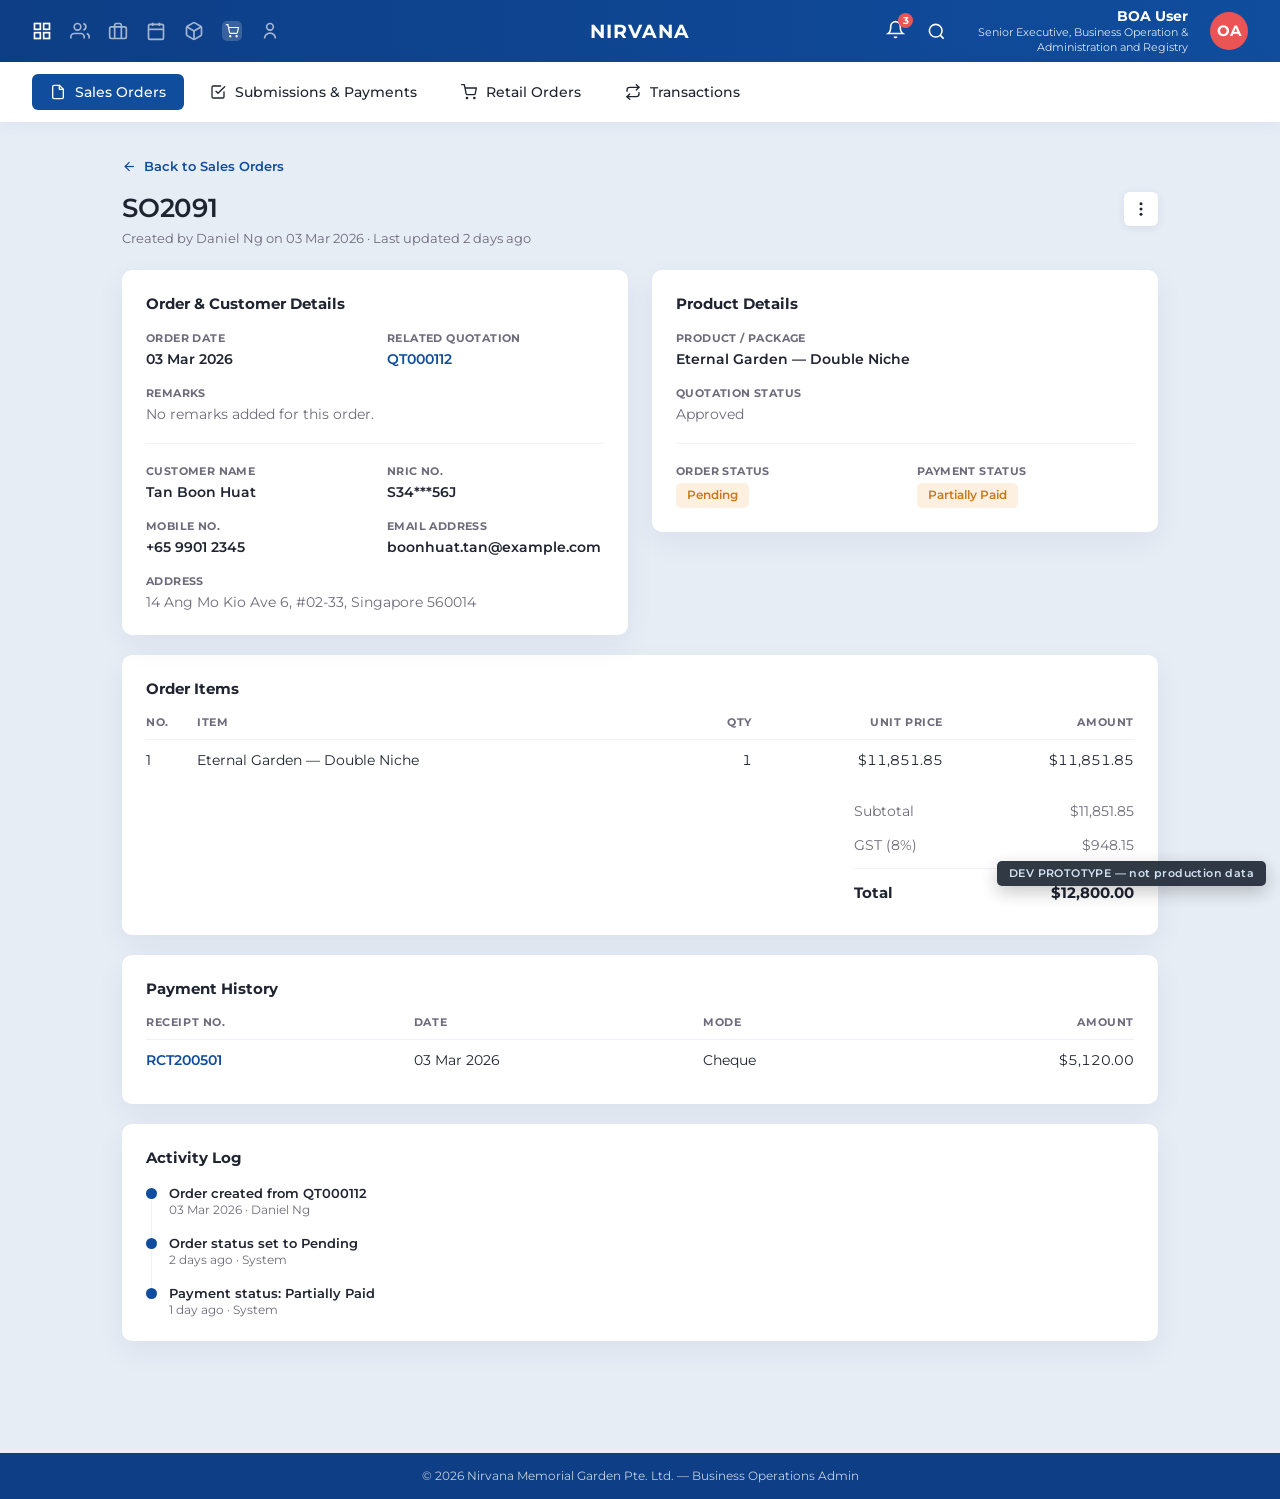
<file: sales-order-detail.html>
<!doctype html>
<html lang="en">
<head>
<meta charset="utf-8">
<title>Order Detail — NVS-OS Prototype</title>
<meta name="viewport" content="width=device-width,initial-scale=1">
<link rel="preconnect" href="https://fonts.googleapis.com">
<link href="https://fonts.googleapis.com/css2?family=Montserrat:wght@400;500;600;700&display=swap" rel="stylesheet">
<link rel="stylesheet" href="assets/shared.css">
</head>
<body>

<div class="dev-tag">DEV PROTOTYPE — not production data</div>

<div id="navbar"></div>
<div class="subnav" id="subnav"></div>

<main style="max-width:1100px">
  <div class="back-link" id="backLink">
    <svg width="15" height="15" viewBox="0 0 24 24" fill="none" stroke="currentColor" stroke-width="2"><line x1="19" y1="12" x2="5" y2="12"/><polyline points="12 19 5 12 12 5"/></svg>
    Back to Sales Orders
  </div>

  <div class="detail-header">
    <div>
      <h1 id="orderTitle"></h1>
      <div class="detail-sub" id="orderSub"></div>
    </div>
    <div class="kebab-wrap">
      <div class="more-btn" id="kebabBtn" style="background:var(--surface);box-shadow:0 2px 8px rgba(16,40,90,0.08)"><svg width="18" height="18" viewBox="0 0 24 24" fill="currentColor"><circle cx="12" cy="5" r="2"/><circle cx="12" cy="12" r="2"/><circle cx="12" cy="19" r="2"/></svg></div>
      <div class="menu" id="kebabMenu" hidden style="top:44px">
        <div class="menu-item" id="invoiceItem">Generate Invoice</div>
        <div class="menu-item" id="downloadItem">Download</div>
        <div class="menu-item" id="emailItem">Email to Customer</div>
      </div>
    </div>
  </div>

  <div class="detail-grid">
    <div class="card">
      <h2>Order &amp; Customer Details</h2>
      <div class="info-grid">
        <div class="info-field"><label>Order Date</label><div class="val" id="f-orderDate"></div></div>
        <div class="info-field"><label>Related Quotation</label><div class="val" id="f-quoteId" style="color:var(--navy);cursor:pointer"></div></div>
        <div class="info-field" style="grid-column:1/-1"><label>Remarks</label><div class="val muted" id="f-remarks"></div></div>
      </div>
      <div class="divider"></div>
      <div class="info-grid">
        <div class="info-field"><label>Customer Name</label><div class="val" id="f-custName"></div></div>
        <div class="info-field"><label>NRIC No.</label><div class="val" id="f-nric"></div></div>
        <div class="info-field"><label>Mobile No.</label><div class="val" id="f-mobile"></div></div>
        <div class="info-field"><label>Email Address</label><div class="val" id="f-email"></div></div>
        <div class="info-field" style="grid-column:1/-1"><label>Address</label><div class="val muted" id="f-address"></div></div>
      </div>
    </div>
    <div class="card">
      <h2>Product Details</h2>
      <div class="info-grid cols-1">
        <div class="info-field"><label>Product / Package</label><div class="val" id="f-product"></div></div>
        <div class="info-field"><label>Quotation Status</label><div class="val muted" id="f-quoteSub"></div></div>
      </div>
      <div class="divider"></div>
      <div class="info-grid">
        <div class="info-field"><label>Order Status</label><div id="f-orderStatus"></div></div>
        <div class="info-field"><label>Payment Status</label><div id="f-paymentStatus"></div></div>
      </div>
    </div>
  </div>

  <div class="card">
    <h2>Order Items</h2>
    <table class="line-items">
      <thead><tr><th>No.</th><th>Item</th><th class="num">Qty</th><th class="num">Unit Price</th><th class="num">Amount</th></tr></thead>
      <tbody id="itemsBody"></tbody>
    </table>
    <div style="max-width:280px;margin-left:auto;margin-top:14px">
      <div class="totals-row"><span>Subtotal</span><span id="t-subtotal"></span></div>
      <div class="totals-row"><span>GST (8%)</span><span id="t-gst"></span></div>
      <div class="totals-row grand"><span>Total</span><span id="t-total"></span></div>
    </div>
  </div>

  <div class="card">
    <h2>Payment History</h2>
    <table class="line-items" id="paymentTable">
      <thead><tr><th>Receipt No.</th><th>Date</th><th>Mode</th><th class="num">Amount</th></tr></thead>
      <tbody id="paymentBody"></tbody>
    </table>
  </div>

  <div class="card">
    <h2>Activity Log</h2>
    <ul class="timeline" id="timeline"></ul>
  </div>
</main>

<div class="footer">© 2026 Nirvana Memorial Garden Pte. Ltd. — Business Operations Admin</div>

<div class="toast" id="toast"></div>

<script src="assets/chrome.js"></script>
<script>
(function(){
  NvsChrome.mountNavbar('navbar');
  NvsChrome.mountSubnav('subnav', 'orders');
  document.getElementById('backLink').addEventListener('click', function(){ window.location.href = 'sales-orders.html'; });

  var DATA = [
    { id:'1', orderNo:'SO2091', quoteId:'QT000112', quoteSub:'Approved', product:'Eternal Garden — Double Niche', customer:'Tan Boon Huat', orderStatus:'Pending', paymentStatus:'Partially Paid', orderDate:'03 Mar 2026', total:12800 },
    { id:'2', orderNo:'SO2092', quoteId:'QT000113', quoteSub:'Approved', product:'Lotus Court — Columbarium Niche', customer:'Siti Rahayu', orderStatus:'Confirmed', paymentStatus:'Fully Paid', orderDate:'03 Mar 2026', total:6400 },
    { id:'3', orderNo:'SO2093', quoteId:'QT000114', quoteSub:'Pending Review', product:'Serenity Garden — Family Plot', customer:'James Ong', orderStatus:'Pending', paymentStatus:'Fully Paid', orderDate:'04 Mar 2026', total:24500 },
    { id:'4', orderNo:'SO2094', quoteId:'QT000115', quoteSub:'Approved', product:'Eternal Garden — Single Niche', customer:'Farah Yusof', orderStatus:'Completed', paymentStatus:'Fully Paid', orderDate:'05 Mar 2026', total:5200 },
    { id:'5', orderNo:'SO2095', quoteId:'QT000116', quoteSub:'Approved', product:'Lotus Court — Double Niche', customer:'David Lim', orderStatus:'Confirmed', paymentStatus:'Partially Paid', orderDate:'06 Mar 2026', total:9600 },
    { id:'6', orderNo:'SO2096', quoteId:'QT000117', quoteSub:'Revised', product:'Serenity Garden — Urn Plot', customer:'David Lim', orderStatus:'Completed', paymentStatus:'Fully Paid', orderDate:'07 Mar 2026', total:8300 },
    { id:'7', orderNo:'SO2097', quoteId:'QT000118', quoteSub:'Approved', product:'Eternal Garden — Family Niche', customer:'Nur Aisyah', orderStatus:'Cancelled', paymentStatus:'Refunded', orderDate:'08 Mar 2026', total:15400 },
    { id:'8', orderNo:'SO2098', quoteId:'QT000119', quoteSub:'Approved', product:'Lotus Court — Single Niche', customer:'Kelvin Goh', orderStatus:'Completed', paymentStatus:'Overpaid', orderDate:'08 Mar 2026', total:5200 },
  ];
  var badgeClass = function(s){ return s.toLowerCase().replace(/\s+/g,''); };

  var params = new URLSearchParams(window.location.search);
  var id = params.get('id') || '1';
  var d = DATA.find(function(x){ return x.id === id; }) || DATA[0];
  var c = NvsChrome.customer(d.customer);

  document.title = d.orderNo + ' — NVS-OS Prototype';
  document.getElementById('orderTitle').textContent = d.orderNo;
  document.getElementById('orderSub').textContent = 'Created by Daniel Ng on ' + d.orderDate + ' · Last updated 2 days ago';

  document.getElementById('f-orderDate').textContent = d.orderDate;
  var qEl = document.getElementById('f-quoteId');
  qEl.textContent = d.quoteId;
  qEl.addEventListener('click', function(){ NvsChrome.toast('Opening ' + d.quoteId); });
  document.getElementById('f-remarks').textContent = 'No remarks added for this order.';
  document.getElementById('f-custName').textContent = d.customer;
  document.getElementById('f-nric').textContent = c.nric;
  document.getElementById('f-mobile').textContent = c.mobile;
  document.getElementById('f-email').textContent = c.email;
  document.getElementById('f-address').textContent = c.address;
  document.getElementById('f-product').textContent = d.product;
  document.getElementById('f-quoteSub').textContent = d.quoteSub;
  document.getElementById('f-orderStatus').innerHTML = '<span class="badge ' + badgeClass(d.orderStatus) + '">' + NvsChrome.esc(d.orderStatus) + '</span>';
  document.getElementById('f-paymentStatus').innerHTML = '<span class="badge ' + badgeClass(d.paymentStatus) + '">' + NvsChrome.esc(d.paymentStatus) + '</span>';

  var subtotal = d.total / 1.08;
  var gst = d.total - subtotal;
  document.getElementById('itemsBody').innerHTML =
    '<tr><td>1</td><td>' + NvsChrome.esc(d.product) + '</td><td class="num">1</td><td class="num">' + NvsChrome.money(subtotal) + '</td><td class="num">' + NvsChrome.money(subtotal) + '</td></tr>';
  document.getElementById('t-subtotal').textContent = NvsChrome.money(subtotal);
  document.getElementById('t-gst').textContent = NvsChrome.money(gst);
  document.getElementById('t-total').textContent = NvsChrome.money(d.total);

  if(d.paymentStatus === 'Fully Paid' || d.paymentStatus === 'Overpaid' || d.paymentStatus === 'Refunded'){
    document.getElementById('paymentBody').innerHTML =
      '<tr><td class="sr-id">RCT' + (200500 + Number(d.id)) + '</td><td>' + d.orderDate + '</td><td>GIRO</td><td class="num">' + NvsChrome.money(d.paymentStatus === 'Refunded' ? -d.total : d.total) + '</td></tr>';
  } else if(d.paymentStatus === 'Partially Paid'){
    document.getElementById('paymentBody').innerHTML =
      '<tr><td class="sr-id">RCT' + (200500 + Number(d.id)) + '</td><td>' + d.orderDate + '</td><td>Cheque</td><td class="num">' + NvsChrome.money(d.total * 0.4) + '</td></tr>';
  } else {
    document.getElementById('paymentTable').outerHTML = '<div class="empty-row" style="box-shadow:none;border-radius:8px">No payments recorded yet</div>';
  }

  var timelineItems = [
    { label: 'Order created from ' + d.quoteId, meta: d.orderDate + ' · Daniel Ng', dot: '' },
    { label: 'Order status set to ' + d.orderStatus, meta: '2 days ago · System', dot: '' },
    { label: 'Payment status: ' + d.paymentStatus, meta: '1 day ago · System', dot: '' },
  ];
  document.getElementById('timeline').innerHTML = timelineItems.map(function(t){
    return '<li><div class="dot ' + t.dot + '"></div><div><div class="t-label">' + NvsChrome.esc(t.label) + '</div><div class="t-meta">' + NvsChrome.esc(t.meta) + '</div></div></li>';
  }).join('');

  document.getElementById('kebabBtn').addEventListener('click', function(e){
    e.stopPropagation();
    document.getElementById('kebabMenu').hidden = !document.getElementById('kebabMenu').hidden;
  });
  document.getElementById('invoiceItem').addEventListener('click', function(){ document.getElementById('kebabMenu').hidden = true; NvsChrome.toast('Invoice generated for ' + d.orderNo); });
  document.getElementById('downloadItem').addEventListener('click', function(){ document.getElementById('kebabMenu').hidden = true; NvsChrome.toast('Downloading ' + d.orderNo + '.pdf'); });
  document.getElementById('emailItem').addEventListener('click', function(){ document.getElementById('kebabMenu').hidden = true; NvsChrome.toast('Order emailed to ' + d.customer); });
  document.addEventListener('click', function(){ document.getElementById('kebabMenu').hidden = true; });
})();
</script>
</body>
</html>
</file>
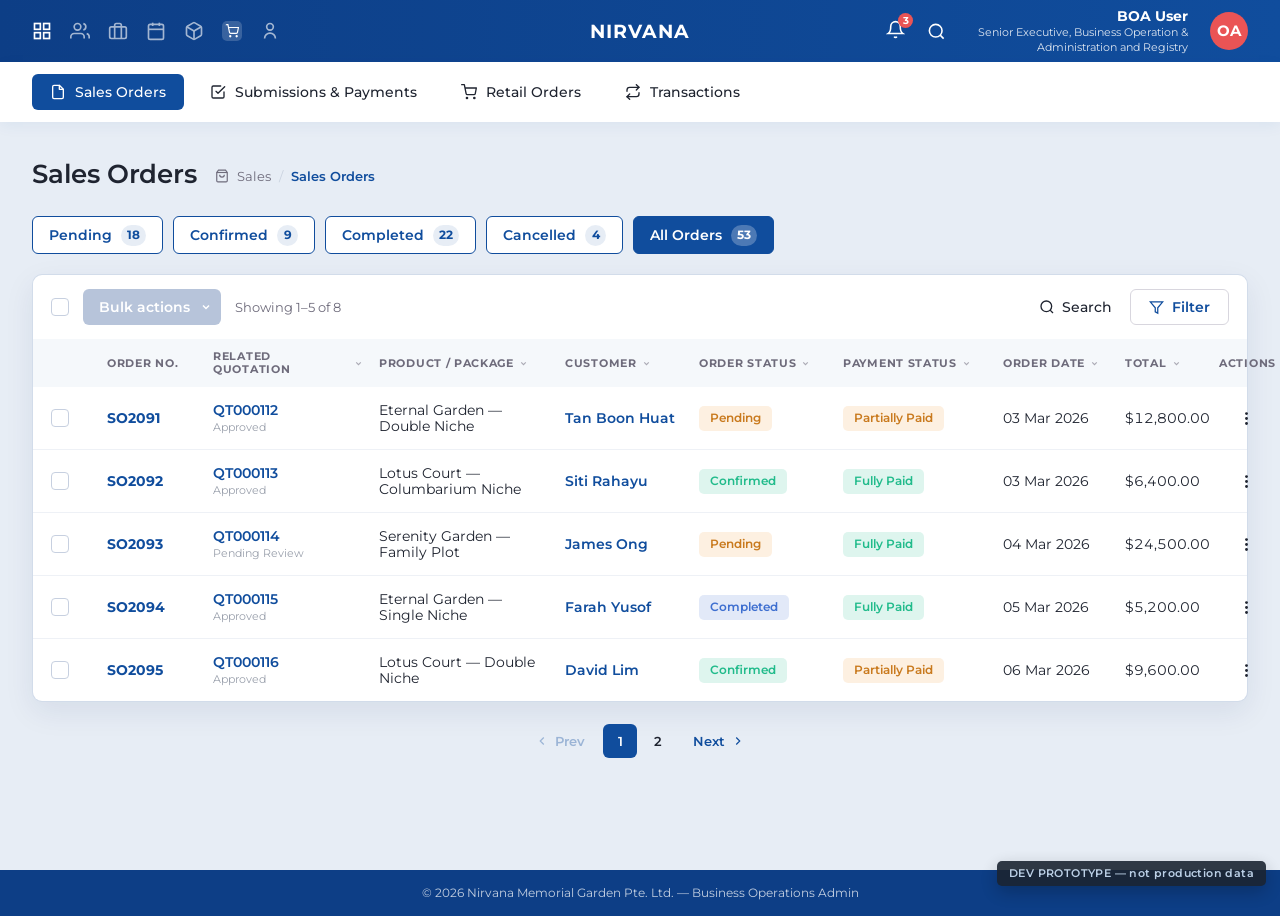
<file: sales-orders.html>
<!doctype html>
<html lang="en">
<head>
<meta charset="utf-8">
<title>Sales Orders — NVS-OS Prototype</title>
<meta name="viewport" content="width=device-width,initial-scale=1">
<link rel="preconnect" href="https://fonts.googleapis.com">
<link href="https://fonts.googleapis.com/css2?family=Montserrat:wght@400;500;600;700&display=swap" rel="stylesheet">
<link rel="stylesheet" href="assets/shared.css">
<style>
  .thead,.row{ grid-template-columns:40px 90px 150px 170px 118px 128px 144px 106px 78px 54px; }
  @media (max-width:900px){
    .thead,.row{ grid-template-columns:32px 76px 140px 1fr 1fr 44px; }
    .thead > :nth-child(4),.row > :nth-child(4),.thead > :nth-child(5),.row > :nth-child(5),.thead > :nth-child(7),.row > :nth-child(7){ display:none; }
  }
</style>
</head>
<body>

<div class="dev-tag">DEV PROTOTYPE — not production data</div>

<div id="navbar"></div>
<div class="subnav" id="subnav"></div>

<main>
  <div class="page-head">
    <div class="page-head-left">
      <h1>Sales Orders</h1>
      <div class="crumbs">
        <svg width="14" height="14" viewBox="0 0 24 24" fill="none" stroke="currentColor" stroke-width="2"><path d="M6 2L3 6v14a2 2 0 0 0 2 2h14a2 2 0 0 0 2-2V6l-3-4z"/><line x1="3" y1="6" x2="21" y2="6"/><path d="M16 10a4 4 0 0 1-8 0"/></svg>
        <span>Sales</span><span class="sep">/</span><span class="cur">Sales Orders</span>
      </div>
    </div>
  </div>

  <div class="tabs" id="tabs"></div>

  <div class="panel">
    <div class="toolbar">
      <div class="check" id="selectAll"></div>
      <div class="bulk-btn" id="bulkBtn">Bulk actions
        <svg width="12" height="12" viewBox="0 0 24 24" fill="none" stroke="#fff" stroke-width="3"><polyline points="6 9 12 15 18 9"/></svg>
      </div>
      <div class="count-info" id="countInfo"></div>
      <div class="spacer"></div>
      <div class="tool-link" id="searchToggle">
        <svg width="16" height="16" viewBox="0 0 24 24" fill="none" stroke="currentColor" stroke-width="2"><circle cx="11" cy="11" r="8"/><line x1="21" y1="21" x2="16.65" y2="16.65"/></svg>Search
      </div>
      <div class="search-wrap" id="searchWrap" hidden>
        <input id="searchInput" placeholder="Order no. or customer…" autocomplete="off">
        <div class="search-clear" id="searchClear">&#10005;</div>
      </div>
      <div class="filter-btn" id="filterBtn">
        <svg width="15" height="15" viewBox="0 0 24 24" fill="none" stroke="currentColor" stroke-width="2"><polygon points="22 3 2 3 10 12.46 10 19 14 21 14 12.46 22 3"/></svg>Filter
      </div>
    </div>

    <div class="thead">
      <div></div>
      <div>Order No.</div>
      <div class="th" data-sort="quoteId">Related Quotation<svg width="9" height="9" viewBox="0 0 24 24" fill="none" stroke="currentColor" stroke-width="3"><polyline points="6 9 12 15 18 9"/></svg></div>
      <div class="th" data-sort="product">Product / Package<svg width="9" height="9" viewBox="0 0 24 24" fill="none" stroke="currentColor" stroke-width="3"><polyline points="6 9 12 15 18 9"/></svg></div>
      <div class="th" data-sort="customer">Customer<svg width="9" height="9" viewBox="0 0 24 24" fill="none" stroke="currentColor" stroke-width="3"><polyline points="6 9 12 15 18 9"/></svg></div>
      <div class="th" data-sort="orderStatus">Order Status<svg width="9" height="9" viewBox="0 0 24 24" fill="none" stroke="currentColor" stroke-width="3"><polyline points="6 9 12 15 18 9"/></svg></div>
      <div class="th" data-sort="paymentStatus">Payment Status<svg width="9" height="9" viewBox="0 0 24 24" fill="none" stroke="currentColor" stroke-width="3"><polyline points="6 9 12 15 18 9"/></svg></div>
      <div class="th" data-sort="orderDate">Order Date<svg width="9" height="9" viewBox="0 0 24 24" fill="none" stroke="currentColor" stroke-width="3"><polyline points="6 9 12 15 18 9"/></svg></div>
      <div class="th" data-sort="total">Total<svg width="9" height="9" viewBox="0 0 24 24" fill="none" stroke="currentColor" stroke-width="3"><polyline points="6 9 12 15 18 9"/></svg></div>
      <div>Actions</div>
    </div>

    <div id="rows"></div>
  </div>

  <div class="pagination" id="pagination"></div>
</main>

<div class="footer">© 2026 Nirvana Memorial Garden Pte. Ltd. — Business Operations Admin</div>

<div id="modalRoot"></div>
<div class="toast" id="toast"></div>

<script src="assets/chrome.js"></script>
<script>
(function(){
  NvsChrome.mountNavbar('navbar');
  NvsChrome.mountSubnav('subnav', 'orders');

  var TABS = [
    { key:'pending', label:'Pending', count:18 },
    { key:'confirmed', label:'Confirmed', count:9 },
    { key:'completed', label:'Completed', count:22 },
    { key:'cancelled', label:'Cancelled', count:4 },
    { key:'all', label:'All Orders', count:53 },
  ];
  var DATA = [
    { id:'1', orderNo:'SO2091', quoteId:'QT000112', quoteSub:'Approved', product:'Eternal Garden — Double Niche', customer:'Tan Boon Huat', orderStatus:'Pending', paymentStatus:'Partially Paid', orderDate:'03 Mar 2026', total:12800 },
    { id:'2', orderNo:'SO2092', quoteId:'QT000113', quoteSub:'Approved', product:'Lotus Court — Columbarium Niche', customer:'Siti Rahayu', orderStatus:'Confirmed', paymentStatus:'Fully Paid', orderDate:'03 Mar 2026', total:6400 },
    { id:'3', orderNo:'SO2093', quoteId:'QT000114', quoteSub:'Pending Review', product:'Serenity Garden — Family Plot', customer:'James Ong', orderStatus:'Pending', paymentStatus:'Fully Paid', orderDate:'04 Mar 2026', total:24500 },
    { id:'4', orderNo:'SO2094', quoteId:'QT000115', quoteSub:'Approved', product:'Eternal Garden — Single Niche', customer:'Farah Yusof', orderStatus:'Completed', paymentStatus:'Fully Paid', orderDate:'05 Mar 2026', total:5200 },
    { id:'5', orderNo:'SO2095', quoteId:'QT000116', quoteSub:'Approved', product:'Lotus Court — Double Niche', customer:'David Lim', orderStatus:'Confirmed', paymentStatus:'Partially Paid', orderDate:'06 Mar 2026', total:9600 },
    { id:'6', orderNo:'SO2096', quoteId:'QT000117', quoteSub:'Revised', product:'Serenity Garden — Urn Plot', customer:'David Lim', orderStatus:'Completed', paymentStatus:'Fully Paid', orderDate:'07 Mar 2026', total:8300 },
    { id:'7', orderNo:'SO2097', quoteId:'QT000118', quoteSub:'Approved', product:'Eternal Garden — Family Niche', customer:'Nur Aisyah', orderStatus:'Cancelled', paymentStatus:'Refunded', orderDate:'08 Mar 2026', total:15400 },
    { id:'8', orderNo:'SO2098', quoteId:'QT000119', quoteSub:'Approved', product:'Lotus Court — Single Niche', customer:'Kelvin Goh', orderStatus:'Completed', paymentStatus:'Overpaid', orderDate:'08 Mar 2026', total:5200 },
  ];
  var PER_PAGE = 5;
  var badgeClass = function(s){ return s.toLowerCase().replace(/\s+/g,''); };

  var state = { activeTab:'all', search:'', showSearch:false, openMenu:null, checked:{}, page:1, sortKey:null, sortDir:'asc', bulkModalOpen:false, bulkStatus:'pending' };

  function getFiltered(){
    var list = DATA.slice();
    if(state.activeTab !== 'all') list = list.filter(function(d){ return d.orderStatus.toLowerCase() === state.activeTab; });
    if(state.search.trim()){
      var q = state.search.trim().toLowerCase();
      list = list.filter(function(d){ return d.orderNo.toLowerCase().indexOf(q) > -1 || d.customer.toLowerCase().indexOf(q) > -1; });
    }
    if(state.sortKey){
      var key = state.sortKey, dir = state.sortDir;
      list.sort(function(a,b){
        var av = a[key], bv = b[key], cmp;
        if(typeof av === 'number' && typeof bv === 'number') cmp = av - bv;
        else cmp = String(av).localeCompare(String(bv));
        return dir === 'asc' ? cmp : -cmp;
      });
    }
    return list;
  }

  function render(){
    document.getElementById('tabs').innerHTML = TABS.map(function(t){
      var on = state.activeTab === t.key;
      return '<div class="tab' + (on?' on':'') + '" data-tab="' + t.key + '">' + NvsChrome.esc(t.label) + '<span class="count">' + t.count + '</span></div>';
    }).join('');

    var filtered = getFiltered();
    var totalPages = Math.max(1, Math.ceil(filtered.length / PER_PAGE));
    if(state.page > totalPages) state.page = totalPages;
    var page = state.page;
    var pageSlice = filtered.slice((page-1)*PER_PAGE, page*PER_PAGE);

    var allChecked = pageSlice.length > 0 && pageSlice.every(function(d){ return state.checked[d.id]; });
    var someChecked = pageSlice.some(function(d){ return state.checked[d.id]; });
    var checkedCount = Object.keys(state.checked).filter(function(k){ return state.checked[k]; }).length;

    var sel = document.getElementById('selectAll');
    sel.className = 'check' + (allChecked ? ' on' : (someChecked ? ' ind' : ''));
    sel.innerHTML = allChecked ? '<svg width="11" height="11" viewBox="0 0 24 24" fill="none" stroke="#fff" stroke-width="3.5" stroke-linecap="round" stroke-linejoin="round"><polyline points="20 6 9 17 4 12"/></svg>' : '';

    var bulkBtn = document.getElementById('bulkBtn');
    bulkBtn.style.background = checkedCount > 0 ? 'var(--navy)' : '#B7C4DA';
    bulkBtn.style.cursor = checkedCount > 0 ? 'pointer' : 'default';

    var from = filtered.length === 0 ? 0 : (page-1)*PER_PAGE + 1;
    var to = Math.min(page*PER_PAGE, filtered.length);
    document.getElementById('countInfo').textContent = 'Showing ' + from + '–' + to + ' of ' + filtered.length;

    document.querySelectorAll('.th').forEach(function(el){
      var key = el.dataset.sort;
      el.classList.toggle('active', state.sortKey === key);
      el.classList.toggle('desc', state.sortKey === key && state.sortDir === 'desc');
    });

    if(pageSlice.length === 0){
      document.getElementById('rows').innerHTML = '<div class="empty-row">No matching records found</div>';
    } else {
      document.getElementById('rows').innerHTML = pageSlice.map(function(d){
        var checked = !!state.checked[d.id];
        var menuOpen = state.openMenu === d.id;
        return '<div class="row">' +
          '<div class="check' + (checked?' on':'') + '" data-check="' + d.id + '">' + (checked ? '<svg width="11" height="11" viewBox="0 0 24 24" fill="none" stroke="#fff" stroke-width="3.5" stroke-linecap="round" stroke-linejoin="round"><polyline points="20 6 9 17 4 12"/></svg>' : '') + '</div>' +
          '<div class="order-no" data-view="' + d.id + '">' + NvsChrome.esc(d.orderNo) + '</div>' +
          '<div><div class="sr-id">' + NvsChrome.esc(d.quoteId) + '</div><div class="sr-sub">' + NvsChrome.esc(d.quoteSub) + '</div></div>' +
          '<div>' + NvsChrome.esc(d.product) + '</div>' +
          '<div class="cust">' + NvsChrome.esc(d.customer) + '</div>' +
          '<div><span class="badge ' + badgeClass(d.orderStatus) + '">' + NvsChrome.esc(d.orderStatus) + '</span></div>' +
          '<div><span class="badge ' + badgeClass(d.paymentStatus) + '">' + NvsChrome.esc(d.paymentStatus) + '</span></div>' +
          '<div>' + NvsChrome.esc(d.orderDate) + '</div>' +
          '<div class="num">' + NvsChrome.fmtMoney(d.total) + '</div>' +
          '<div class="more-wrap">' +
            '<div class="more-btn" data-more="' + d.id + '"><svg width="17" height="17" viewBox="0 0 24 24" fill="currentColor"><circle cx="12" cy="5" r="2"/><circle cx="12" cy="12" r="2"/><circle cx="12" cy="19" r="2"/></svg></div>' +
            (menuOpen ? '<div class="menu"><div class="menu-item" data-view="' + d.id + '">View</div><div class="menu-item" data-invoice="' + d.id + '">Generate Invoice</div></div>' : '') +
          '</div>' +
        '</div>';
      }).join('');
    }

    var pagHtml = '<div class="page-nav" data-page="prev"' + (page<=1?' disabled':'') + '>' +
      '<svg width="14" height="14" viewBox="0 0 24 24" fill="none" stroke="currentColor" stroke-width="2"><polyline points="15 18 9 12 15 6"/></svg>Prev</div>';
    for(var i=1;i<=totalPages;i++) pagHtml += '<div class="page-num' + (page===i?' on':'') + '" data-page="' + i + '">' + i + '</div>';
    pagHtml += '<div class="page-nav" data-page="next"' + (page>=totalPages?' disabled':'') + '>Next<svg width="14" height="14" viewBox="0 0 24 24" fill="none" stroke="currentColor" stroke-width="2"><polyline points="9 18 15 12 9 6"/></svg></div>';
    document.getElementById('pagination').innerHTML = pagHtml;

    document.getElementById('searchWrap').hidden = !state.showSearch;
    var si = document.getElementById('searchInput');
    if(document.activeElement !== si) si.value = state.search;

    document.getElementById('modalRoot').innerHTML = state.bulkModalOpen ? renderModal() : '';

    bindEvents(checkedCount);
  }

  function renderModal(){
    return '<div class="modal-backdrop" id="modalBackdrop"><div class="modal">' +
      '<h2>Update Status</h2>' +
      '<div class="field-label">Status<span class="req">*</span></div>' +
      '<select class="status-select" id="bulkStatusSelect" style="margin-bottom:24px">' +
        '<option value="pending"' + (state.bulkStatus==='pending'?' selected':'') + '>Pending</option>' +
        '<option value="confirmed"' + (state.bulkStatus==='confirmed'?' selected':'') + '>Confirmed</option>' +
        '<option value="completed"' + (state.bulkStatus==='completed'?' selected':'') + '>Completed</option>' +
        '<option value="cancelled"' + (state.bulkStatus==='cancelled'?' selected':'') + '>Cancelled</option>' +
      '</select>' +
      '<div class="modal-actions"><div class="btn-text" id="modalCancel">Cancel</div><div class="btn-confirm" id="modalConfirm">Update</div></div>' +
    '</div></div>';
  }

  function bindEvents(checkedCount){
    document.querySelectorAll('[data-tab]').forEach(function(el){
      el.addEventListener('click', function(){ state.activeTab = el.dataset.tab; state.page = 1; state.openMenu = null; render(); });
    });
    document.querySelectorAll('[data-check]').forEach(function(el){
      el.addEventListener('click', function(){ state.checked[el.dataset.check] = !state.checked[el.dataset.check]; render(); });
    });
    document.getElementById('selectAll').addEventListener('click', function(){
      var filtered = getFiltered();
      var pageSlice = filtered.slice((state.page-1)*PER_PAGE, state.page*PER_PAGE);
      var allChecked = pageSlice.length > 0 && pageSlice.every(function(d){ return state.checked[d.id]; });
      pageSlice.forEach(function(d){ state.checked[d.id] = !allChecked; });
      render();
    });
    document.querySelectorAll('[data-more]').forEach(function(el){
      el.addEventListener('click', function(e){ e.stopPropagation(); state.openMenu = state.openMenu === el.dataset.more ? null : el.dataset.more; render(); });
    });
    document.querySelectorAll('[data-view]').forEach(function(el){
      el.addEventListener('click', function(e){
        e.stopPropagation();
        var d = DATA.find(function(x){ return x.id === el.dataset.view; });
        window.location.href = 'sales-order-detail.html?id=' + encodeURIComponent(d ? d.id : '');
      });
    });
    document.querySelectorAll('[data-invoice]').forEach(function(el){
      el.addEventListener('click', function(e){
        e.stopPropagation();
        var d = DATA.find(function(x){ return x.id === el.dataset.invoice; });
        state.openMenu = null; render();
        NvsChrome.toast('Invoice generated for ' + (d ? d.orderNo : ''));
      });
    });
    document.querySelectorAll('.th').forEach(function(el){
      el.addEventListener('click', function(){
        var key = el.dataset.sort;
        if(state.sortKey === key) state.sortDir = state.sortDir === 'asc' ? 'desc' : 'asc';
        else { state.sortKey = key; state.sortDir = 'asc'; }
        render();
      });
    });
    document.querySelectorAll('[data-page]').forEach(function(el){
      el.addEventListener('click', function(){
        if(el.hasAttribute('disabled')) return;
        var v = el.dataset.page;
        var filtered = getFiltered();
        var totalPages = Math.max(1, Math.ceil(filtered.length / PER_PAGE));
        if(v === 'prev') state.page = Math.max(1, state.page - 1);
        else if(v === 'next') state.page = Math.min(totalPages, state.page + 1);
        else state.page = parseInt(v, 10);
        render();
      });
    });
    document.getElementById('searchToggle').addEventListener('click', function(){
      state.showSearch = !state.showSearch; render();
      if(state.showSearch) document.getElementById('searchInput').focus();
    });
    document.getElementById('searchInput').addEventListener('input', function(e){
      state.search = e.target.value; state.page = 1; render();
      var si = document.getElementById('searchInput');
      si.focus(); si.setSelectionRange(si.value.length, si.value.length);
    });
    document.getElementById('searchClear').addEventListener('click', function(){ state.search = ''; state.showSearch = false; state.page = 1; render(); });
    document.getElementById('filterBtn').addEventListener('click', function(){ NvsChrome.toast('Filter panel coming soon'); });
    document.getElementById('bulkBtn').addEventListener('click', function(){ if(checkedCount === 0) return; state.bulkModalOpen = true; render(); });
    var backdrop = document.getElementById('modalBackdrop');
    if(backdrop){
      backdrop.addEventListener('click', function(e){ if(e.target === backdrop){ state.bulkModalOpen = false; render(); } });
      document.getElementById('modalCancel').addEventListener('click', function(){ state.bulkModalOpen = false; render(); });
      document.getElementById('bulkStatusSelect').addEventListener('change', function(e){ state.bulkStatus = e.target.value; });
      document.getElementById('modalConfirm').addEventListener('click', function(){
        var n = Object.keys(state.checked).filter(function(k){ return state.checked[k]; }).length;
        state.bulkModalOpen = false; state.checked = {}; render();
        NvsChrome.toast('Status updated for ' + n + ' order' + (n===1?'':'s'));
      });
    }
  }

  document.addEventListener('click', function(){ if(state.openMenu !== null){ state.openMenu = null; render(); } });

  render();
})();
</script>
</body>
</html>
</file>
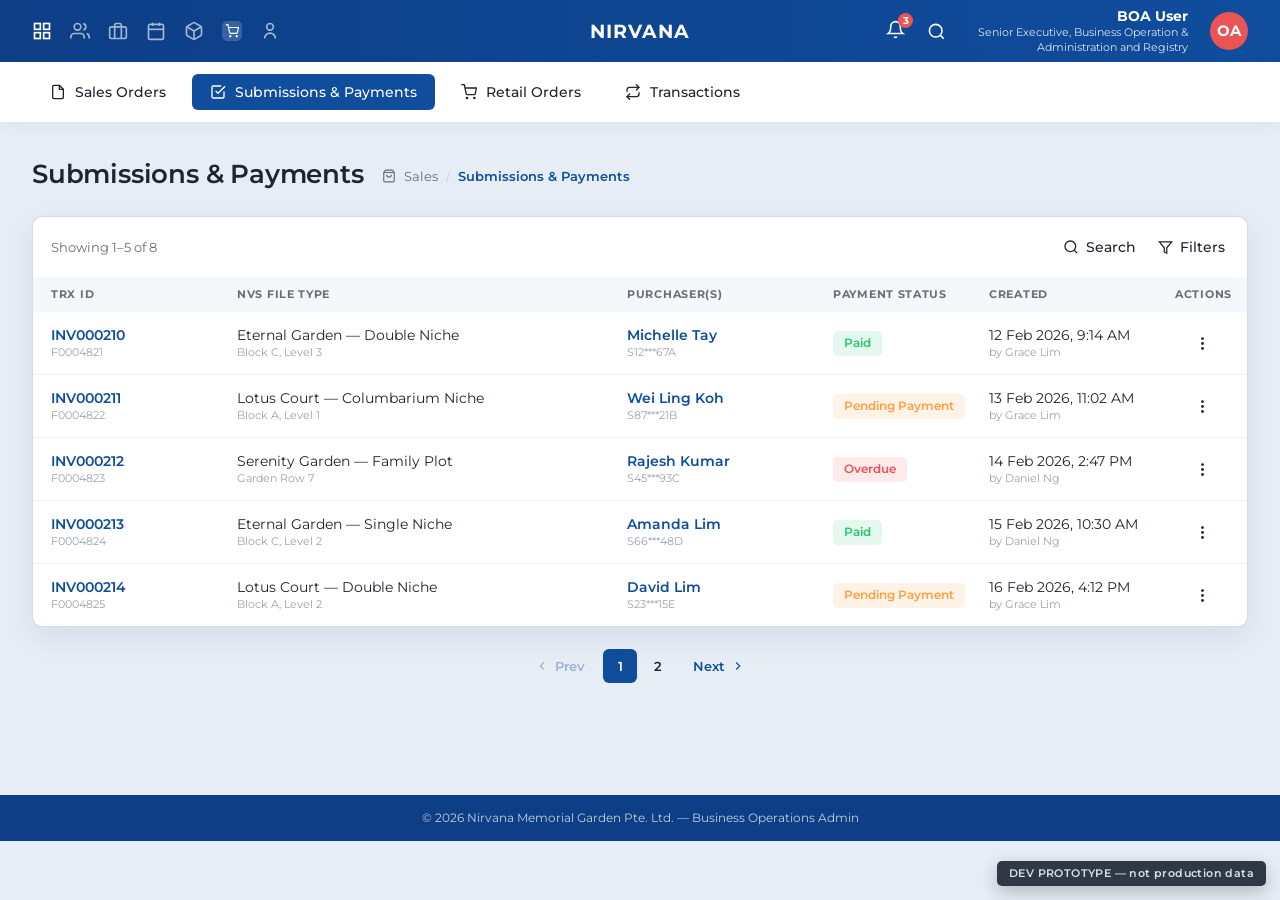
<file: submissions-payments.html>
<!doctype html>
<html lang="en">
<head>
<meta charset="utf-8">
<title>Submissions &amp; Payments — NVS-OS Prototype</title>
<meta name="viewport" content="width=device-width,initial-scale=1">
<link rel="preconnect" href="https://fonts.googleapis.com">
<link href="https://fonts.googleapis.com/css2?family=Montserrat:wght@400;500;600;700&display=swap" rel="stylesheet">
<link rel="stylesheet" href="assets/shared.css">
<style>
  .thead,.row{ grid-template-columns:170px 1fr 190px 140px 170px 54px; }
  @media (max-width:900px){
    .thead,.row{ grid-template-columns:140px 1fr 120px 44px; }
    .thead > :nth-child(3),.row > :nth-child(3),.thead > :nth-child(5),.row > :nth-child(5){ display:none; }
  }
</style>
</head>
<body>

<div class="dev-tag">DEV PROTOTYPE — not production data</div>

<div id="navbar"></div>
<div class="subnav" id="subnav"></div>

<main>
  <div class="page-head">
    <div class="page-head-left">
      <h1>Submissions &amp; Payments</h1>
      <div class="crumbs">
        <svg width="14" height="14" viewBox="0 0 24 24" fill="none" stroke="currentColor" stroke-width="2"><path d="M6 2L3 6v14a2 2 0 0 0 2 2h14a2 2 0 0 0 2-2V6l-3-4z"/><line x1="3" y1="6" x2="21" y2="6"/><path d="M16 10a4 4 0 0 1-8 0"/></svg>
        <span>Sales</span><span class="sep">/</span><span class="cur">Submissions &amp; Payments</span>
      </div>
    </div>
  </div>

  <div class="panel" style="position:relative">
    <div class="toolbar">
      <div class="count-info" id="countInfo"></div>
      <div class="spacer"></div>
      <div class="tool-link" id="searchToggle">
        <svg width="16" height="16" viewBox="0 0 24 24" fill="none" stroke="currentColor" stroke-width="2"><circle cx="11" cy="11" r="8"/><line x1="21" y1="21" x2="16.65" y2="16.65"/></svg>Search
      </div>
      <div class="tool-link" id="filterToggle">
        <svg width="15" height="15" viewBox="0 0 24 24" fill="none" stroke="currentColor" stroke-width="2"><polygon points="22 3 2 3 10 12.46 10 19 14 21 14 12.46 22 3"/></svg>Filters
        <span class="dot" id="filterDot" hidden></span>
      </div>
    </div>

    <div class="search-panel" id="searchPanel" hidden>
      <div class="search-field"><label>Customer Name</label><div class="search-wrap" style="width:100%"><input id="f-customer" style="width:100%;border-radius:6px;border-right:1px solid var(--border)" placeholder="e.g. Michelle Tay"></div></div>
      <div class="search-field"><label>NRIC</label><div class="search-wrap" style="width:100%"><input id="f-nric" style="width:100%;border-radius:6px;border-right:1px solid var(--border)" placeholder="e.g. S1234567A"></div></div>
      <div class="search-field"><label>Invoice No.</label><div class="search-wrap" style="width:100%"><input id="f-invoiceNo" style="width:100%;border-radius:6px;border-right:1px solid var(--border)" placeholder="e.g. INV000210"></div></div>
      <div class="search-field"><label>File No.</label><div class="search-wrap" style="width:100%"><input id="f-fileNo" style="width:100%;border-radius:6px;border-right:1px solid var(--border)" placeholder="e.g. F0004821"></div></div>
      <div class="search-field"><label>Lot No.</label><div class="search-wrap" style="width:100%"><input id="f-lotNo" style="width:100%;border-radius:6px;border-right:1px solid var(--border)" placeholder="e.g. B-12-04"></div></div>
    </div>

    <div class="filter-panel" id="filterPanel" hidden>
      <h3>Filters</h3>
      <div class="f-group"><label>Invoice Status</label>
        <select id="fp-status"><option value="">All statuses</option><option value="Paid">Paid</option><option value="Pending Payment">Pending Payment</option><option value="Overdue">Overdue</option></select>
      </div>
      <div class="f-group"><label>File Type</label>
        <select id="fp-fileType"><option value="">All types</option><option value="Niche">Niche</option><option value="Plot">Plot</option><option value="Urn">Urn</option></select>
      </div>
      <div class="f-group"><label>Invoice Date</label>
        <input type="date" id="fp-date">
      </div>
      <div class="filter-panel-actions">
        <div class="btn-text" id="filterReset">Reset</div>
        <div class="btn-confirm" id="filterApply">Apply</div>
      </div>
    </div>

    <div class="chips-row" id="chipsRow" hidden></div>

    <div class="thead">
      <div>Trx ID</div>
      <div>NVS File Type</div>
      <div>Purchaser(s)</div>
      <div>Payment Status</div>
      <div>Created</div>
      <div>Actions</div>
    </div>

    <div id="rows"></div>
  </div>

  <div class="pagination" id="pagination"></div>
</main>

<div class="footer">© 2026 Nirvana Memorial Garden Pte. Ltd. — Business Operations Admin</div>

<div id="modalRoot"></div>
<div class="toast" id="toast"></div>

<script src="assets/chrome.js"></script>
<script>
(function(){
  NvsChrome.mountNavbar('navbar');
  NvsChrome.mountSubnav('subnav', 'payments');

  var DATA = [
    { id:'1', invoiceNo:'INV000210', fileNo:'F0004821', fileType:'Eternal Garden — Double Niche', location:'Block C, Level 3', customer:'Michelle Tay', nric:'S12***67A', status:'Paid', createdBy:'Grace Lim', createdAt:'12 Feb 2026, 9:14 AM' },
    { id:'2', invoiceNo:'INV000211', fileNo:'F0004822', fileType:'Lotus Court — Columbarium Niche', location:'Block A, Level 1', customer:'Wei Ling Koh', nric:'S87***21B', status:'Pending Payment', createdBy:'Grace Lim', createdAt:'13 Feb 2026, 11:02 AM' },
    { id:'3', invoiceNo:'INV000212', fileNo:'F0004823', fileType:'Serenity Garden — Family Plot', location:'Garden Row 7', customer:'Rajesh Kumar', nric:'S45***93C', status:'Overdue', createdBy:'Daniel Ng', createdAt:'14 Feb 2026, 2:47 PM' },
    { id:'4', invoiceNo:'INV000213', fileNo:'F0004824', fileType:'Eternal Garden — Single Niche', location:'Block C, Level 2', customer:'Amanda Lim', nric:'S66***48D', status:'Paid', createdBy:'Daniel Ng', createdAt:'15 Feb 2026, 10:30 AM' },
    { id:'5', invoiceNo:'INV000214', fileNo:'F0004825', fileType:'Lotus Court — Double Niche', location:'Block A, Level 2', customer:'David Lim', nric:'S23***15E', status:'Pending Payment', createdBy:'Grace Lim', createdAt:'16 Feb 2026, 4:12 PM' },
    { id:'6', invoiceNo:'INV000215', fileNo:'F0004826', fileType:'Serenity Garden — Urn Plot', location:'Garden Row 4', customer:'Nur Aisyah', nric:'S91***76F', status:'Paid', createdBy:'Daniel Ng', createdAt:'17 Feb 2026, 9:55 AM' },
    { id:'7', invoiceNo:'INV000216', fileNo:'F0004827', fileType:'Eternal Garden — Family Niche', location:'Block B, Level 1', customer:'Kelvin Goh', nric:'S38***02G', status:'Overdue', createdBy:'Grace Lim', createdAt:'18 Feb 2026, 1:20 PM' },
    { id:'8', invoiceNo:'INV000217', fileNo:'F0004828', fileType:'Lotus Court — Single Niche', location:'Block A, Level 3', customer:'Farah Yusof', nric:'S57***89H', status:'Paid', createdBy:'Daniel Ng', createdAt:'19 Feb 2026, 3:08 PM' },
  ];
  var PER_PAGE = 5;
  var STATUS_VARIANT = { 'Paid':'light-success', 'Pending Payment':'light-warning', 'Overdue':'light-danger' };

  var state = {
    page:1, openMenu:null, showSearch:false, showFilter:false,
    search:{ customer:'', nric:'', invoiceNo:'', fileNo:'', lotNo:'' },
    filter:{ status:'', fileType:'', date:'' },
    emailModal:null,
  };

  function activeFilterChips(){
    var chips = [];
    if(state.filter.status) chips.push({ key:'status', label:'Status: ' + state.filter.status });
    if(state.filter.fileType) chips.push({ key:'fileType', label:'Type: ' + state.filter.fileType });
    if(state.filter.date) chips.push({ key:'date', label:'Date: ' + state.filter.date });
    return chips;
  }

  function getFiltered(){
    var list = DATA.slice();
    var s = state.search;
    if(s.customer.trim()) list = list.filter(function(d){ return d.customer.toLowerCase().indexOf(s.customer.trim().toLowerCase()) > -1; });
    if(s.nric.trim()) list = list.filter(function(d){ return d.nric.toLowerCase().indexOf(s.nric.trim().toLowerCase()) > -1; });
    if(s.invoiceNo.trim()) list = list.filter(function(d){ return d.invoiceNo.toLowerCase().indexOf(s.invoiceNo.trim().toLowerCase()) > -1; });
    if(s.fileNo.trim()) list = list.filter(function(d){ return d.fileNo.toLowerCase().indexOf(s.fileNo.trim().toLowerCase()) > -1; });
    if(state.filter.status) list = list.filter(function(d){ return d.status === state.filter.status; });
    if(state.filter.fileType) list = list.filter(function(d){ return d.fileType.toLowerCase().indexOf(state.filter.fileType.toLowerCase()) > -1; });
    return list;
  }

  function render(){
    var filtered = getFiltered();
    var totalPages = Math.max(1, Math.ceil(filtered.length / PER_PAGE));
    if(state.page > totalPages) state.page = totalPages;
    var page = state.page;
    var pageSlice = filtered.slice((page-1)*PER_PAGE, page*PER_PAGE);

    var from = filtered.length === 0 ? 0 : (page-1)*PER_PAGE + 1;
    var to = Math.min(page*PER_PAGE, filtered.length);
    document.getElementById('countInfo').textContent = 'Showing ' + from + '–' + to + ' of ' + filtered.length;

    document.getElementById('searchPanel').hidden = !state.showSearch;
    document.getElementById('filterPanel').hidden = !state.showFilter;

    var chips = activeFilterChips();
    var chipsRow = document.getElementById('chipsRow');
    if(chips.length){
      chipsRow.hidden = false;
      chipsRow.innerHTML = chips.map(function(c){
        return '<div class="chip">' + NvsChrome.esc(c.label) + '<span class="x" data-chip="' + c.key + '">&#10005;</span></div>';
      }).join('') + '<div class="chips-clear" id="chipsClear">Clear Filters</div>';
    } else {
      chipsRow.hidden = true; chipsRow.innerHTML = '';
    }
    document.getElementById('filterDot').hidden = chips.length === 0;

    if(pageSlice.length === 0){
      document.getElementById('rows').innerHTML = '<div class="empty-row">No matching records found</div>';
    } else {
      document.getElementById('rows').innerHTML = pageSlice.map(function(d){
        var menuOpen = state.openMenu === d.id;
        return '<div class="row">' +
          '<div><div class="sr-id" data-view="' + d.id + '">' + NvsChrome.esc(d.invoiceNo) + '</div><div class="sr-sub">' + NvsChrome.esc(d.fileNo) + '</div></div>' +
          '<div><div>' + NvsChrome.esc(d.fileType) + '</div><div class="sr-sub">' + NvsChrome.esc(d.location) + '</div></div>' +
          '<div><div class="cust">' + NvsChrome.esc(d.customer) + '</div><div class="cust-sub">' + NvsChrome.esc(d.nric) + '</div></div>' +
          '<div><span class="badge ' + STATUS_VARIANT[d.status] + '">' + NvsChrome.esc(d.status) + '</span></div>' +
          '<div><div>' + NvsChrome.esc(d.createdAt) + '</div><div class="sr-sub">by ' + NvsChrome.esc(d.createdBy) + '</div></div>' +
          '<div class="more-wrap">' +
            '<div class="more-btn" data-more="' + d.id + '"><svg width="17" height="17" viewBox="0 0 24 24" fill="currentColor"><circle cx="12" cy="5" r="2"/><circle cx="12" cy="12" r="2"/><circle cx="12" cy="19" r="2"/></svg></div>' +
            (menuOpen ? '<div class="menu">' +
              '<div class="menu-item" data-view="' + d.id + '">View</div>' +
              '<div class="menu-item" data-register="' + d.id + '">Register Payment</div>' +
              '<div class="menu-item" data-download="' + d.id + '">Download</div>' +
              '<div class="menu-item" data-email="' + d.id + '">Email to Customer</div>' +
            '</div>' : '') +
          '</div>' +
        '</div>';
      }).join('');
    }

    var pagHtml = '<div class="page-nav" data-page="prev"' + (page<=1?' disabled':'') + '>' +
      '<svg width="14" height="14" viewBox="0 0 24 24" fill="none" stroke="currentColor" stroke-width="2"><polyline points="15 18 9 12 15 6"/></svg>Prev</div>';
    for(var i=1;i<=totalPages;i++) pagHtml += '<div class="page-num' + (page===i?' on':'') + '" data-page="' + i + '">' + i + '</div>';
    pagHtml += '<div class="page-nav" data-page="next"' + (page>=totalPages?' disabled':'') + '>Next<svg width="14" height="14" viewBox="0 0 24 24" fill="none" stroke="currentColor" stroke-width="2"><polyline points="9 18 15 12 9 6"/></svg></div>';
    document.getElementById('pagination').innerHTML = filtered.length > PER_PAGE ? pagHtml : '';

    document.getElementById('modalRoot').innerHTML = state.emailModal ? renderEmailModal() : '';

    bindEvents();
  }

  function renderEmailModal(){
    var d = DATA.find(function(x){ return x.id === state.emailModal; });
    return '<div class="modal-backdrop" id="modalBackdrop"><div class="modal wide">' +
      '<h2>Email Invoice to Customer</h2>' +
      '<div class="field-wrap"><div class="field-label">Recipient</div><input class="modal-input" value="' + NvsChrome.esc(d.customer) + '" disabled></div>' +
      '<div class="field-wrap"><div class="field-label">Email<span class="req">*</span></div><input class="modal-input" id="emailAddr" placeholder="customer@email.com"></div>' +
      '<div class="field-wrap"><div class="field-label">Message</div><textarea class="modal-textarea">Dear ' + NvsChrome.esc(d.customer) + ', please find attached invoice ' + NvsChrome.esc(d.invoiceNo) + '.</textarea></div>' +
      '<div class="modal-actions"><div class="btn-text" id="modalCancel">Cancel</div><div class="btn-confirm" id="modalSend">Send</div></div>' +
    '</div></div>';
  }

  function bindEvents(){
    document.getElementById('searchToggle').addEventListener('click', function(){ state.showSearch = !state.showSearch; state.showFilter = false; render(); });
    document.getElementById('filterToggle').addEventListener('click', function(e){ e.stopPropagation(); state.showFilter = !state.showFilter; state.showSearch = false; render(); });
    ['customer','nric','invoiceNo','fileNo','lotNo'].forEach(function(key){
      var el = document.getElementById('f-' + key);
      if(!el) return;
      el.value = state.search[key];
      el.addEventListener('input', function(e){ state.search[key] = e.target.value; state.page = 1; render(); e.target.focus(); e.target.setSelectionRange(e.target.value.length, e.target.value.length); });
    });
    var fpStatus = document.getElementById('fp-status'); if(fpStatus) fpStatus.value = state.filter.status;
    var fpType = document.getElementById('fp-fileType'); if(fpType) fpType.value = state.filter.fileType;
    var fpDate = document.getElementById('fp-date'); if(fpDate) fpDate.value = state.filter.date;
    var applyBtn = document.getElementById('filterApply');
    if(applyBtn) applyBtn.addEventListener('click', function(){
      state.filter.status = document.getElementById('fp-status').value;
      state.filter.fileType = document.getElementById('fp-fileType').value;
      state.filter.date = document.getElementById('fp-date').value;
      state.showFilter = false; state.page = 1; render();
    });
    var resetBtn = document.getElementById('filterReset');
    if(resetBtn) resetBtn.addEventListener('click', function(){ state.filter = { status:'', fileType:'', date:'' }; state.showFilter = false; state.page = 1; render(); });
    document.querySelectorAll('[data-chip]').forEach(function(el){
      el.addEventListener('click', function(){ state.filter[el.dataset.chip] = ''; state.page = 1; render(); });
    });
    var chipsClear = document.getElementById('chipsClear');
    if(chipsClear) chipsClear.addEventListener('click', function(){ state.filter = { status:'', fileType:'', date:'' }; state.page = 1; render(); });

    document.querySelectorAll('[data-more]').forEach(function(el){
      el.addEventListener('click', function(e){ e.stopPropagation(); state.openMenu = state.openMenu === el.dataset.more ? null : el.dataset.more; render(); });
    });
    document.querySelectorAll('[data-view]').forEach(function(el){
      el.addEventListener('click', function(e){
        e.stopPropagation();
        var d = DATA.find(function(x){ return x.id === el.dataset.view; });
        window.location.href = 'invoice-detail.html?id=' + encodeURIComponent(d ? d.id : '');
      });
    });
    document.querySelectorAll('[data-register]').forEach(function(el){
      el.addEventListener('click', function(e){
        e.stopPropagation();
        var d = DATA.find(function(x){ return x.id === el.dataset.register; });
        window.location.href = 'register-payment.html?invoiceId=' + encodeURIComponent(d ? d.id : '');
      });
    });
    document.querySelectorAll('[data-download]').forEach(function(el){
      el.addEventListener('click', function(e){ e.stopPropagation(); var d = DATA.find(function(x){ return x.id === el.dataset.download; }); state.openMenu = null; render(); NvsChrome.toast('Downloading ' + (d ? d.invoiceNo : '') + '.pdf'); });
    });
    document.querySelectorAll('[data-email]').forEach(function(el){
      el.addEventListener('click', function(e){ e.stopPropagation(); state.openMenu = null; state.emailModal = el.dataset.email; render(); });
    });
    document.querySelectorAll('[data-page]').forEach(function(el){
      el.addEventListener('click', function(){
        if(el.hasAttribute('disabled')) return;
        var v = el.dataset.page;
        var filtered = getFiltered();
        var totalPages = Math.max(1, Math.ceil(filtered.length / PER_PAGE));
        if(v === 'prev') state.page = Math.max(1, state.page - 1);
        else if(v === 'next') state.page = Math.min(totalPages, state.page + 1);
        else state.page = parseInt(v, 10);
        render();
      });
    });
    var backdrop = document.getElementById('modalBackdrop');
    if(backdrop){
      backdrop.addEventListener('click', function(e){ if(e.target === backdrop){ state.emailModal = null; render(); } });
      document.getElementById('modalCancel').addEventListener('click', function(){ state.emailModal = null; render(); });
      document.getElementById('modalSend').addEventListener('click', function(){
        var d = DATA.find(function(x){ return x.id === state.emailModal; });
        state.emailModal = null; render();
        NvsChrome.toast('Invoice emailed to ' + (d ? d.customer : ''));
      });
    }
  }

  document.addEventListener('click', function(e){
    if(!e.target.closest('#filterToggle') && !e.target.closest('#filterPanel') && state.showFilter){ state.showFilter = false; render(); }
    else if(state.openMenu !== null && !e.target.closest('.more-wrap')){ state.openMenu = null; render(); }
  });

  render();
})();
</script>
</body>
</html>
</file>
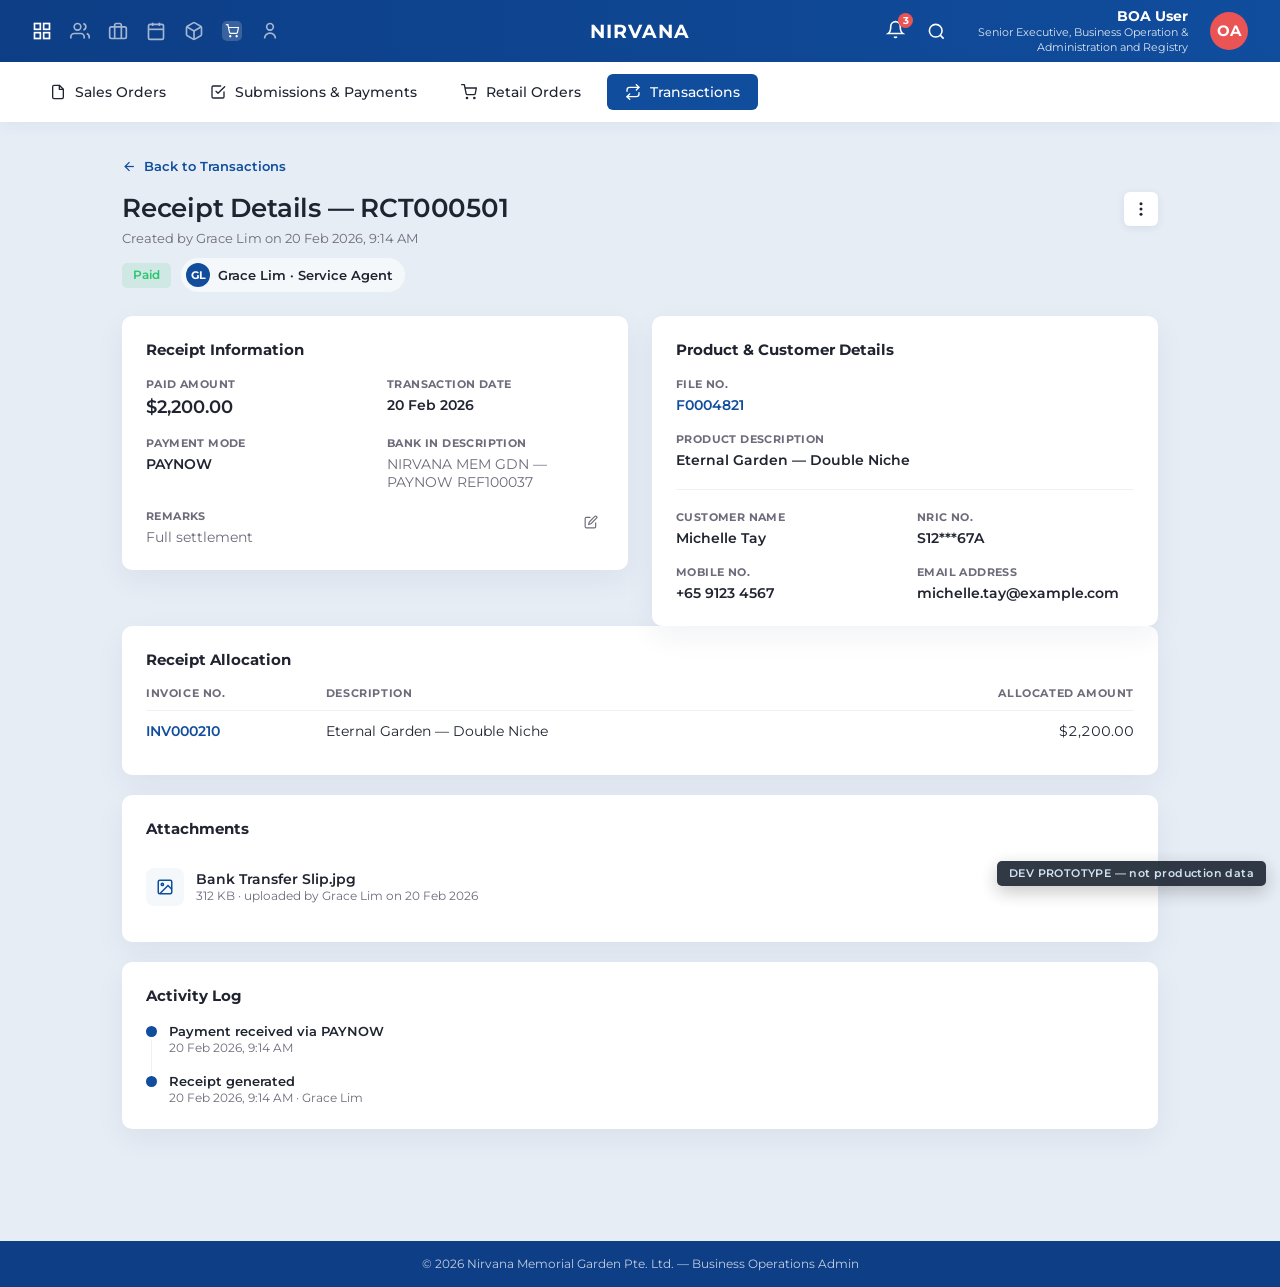
<file: transaction-detail.html>
<!doctype html>
<html lang="en">
<head>
<meta charset="utf-8">
<title>Receipt Detail — NVS-OS Prototype</title>
<meta name="viewport" content="width=device-width,initial-scale=1">
<link rel="preconnect" href="https://fonts.googleapis.com">
<link href="https://fonts.googleapis.com/css2?family=Montserrat:wght@400;500;600;700&display=swap" rel="stylesheet">
<link rel="stylesheet" href="assets/shared.css">
</head>
<body>

<div class="dev-tag">DEV PROTOTYPE — not production data</div>

<div id="navbar"></div>
<div class="subnav" id="subnav"></div>

<main style="max-width:1100px">
  <div class="back-link" id="backLink">
    <svg width="15" height="15" viewBox="0 0 24 24" fill="none" stroke="currentColor" stroke-width="2"><line x1="19" y1="12" x2="5" y2="12"/><polyline points="12 19 5 12 12 5"/></svg>
    Back to Transactions
  </div>

  <div class="detail-header">
    <div>
      <h1 id="rcptTitle"></h1>
      <div class="detail-sub" id="rcptSub"></div>
      <div style="display:flex;gap:10px;margin-top:12px;align-items:center" id="statusRow"></div>
    </div>
    <div class="kebab-wrap">
      <div class="more-btn" id="kebabBtn" style="background:var(--surface);box-shadow:0 2px 8px rgba(16,40,90,0.08)"><svg width="18" height="18" viewBox="0 0 24 24" fill="currentColor"><circle cx="12" cy="5" r="2"/><circle cx="12" cy="12" r="2"/><circle cx="12" cy="19" r="2"/></svg></div>
      <div class="menu" id="kebabMenu" hidden style="top:44px">
        <div class="menu-item" id="downloadItem">Download</div>
        <div class="menu-item" id="emailItem">Email Receipt</div>
      </div>
    </div>
  </div>

  <div class="detail-grid">
    <div class="card">
      <h2>Receipt Information</h2>
      <div class="info-grid">
        <div class="info-field"><label>Paid Amount</label><div class="val" id="f-amount" style="font-size:18px"></div></div>
        <div class="info-field"><label>Transaction Date</label><div class="val" id="f-trxDate"></div></div>
        <div class="info-field"><label>Payment Mode</label><div class="val" id="f-mode"></div></div>
        <div class="info-field"><label>Bank In Description</label><div class="val muted" id="f-bankDesc"></div></div>
        <div class="info-field" style="grid-column:1/-1">
          <div class="field-with-action">
            <div><label>Remarks</label><div class="val muted" id="f-remarks"></div></div>
            <div class="icon-btn" id="editRemarksBtn" title="Edit remarks"><svg width="14" height="14" viewBox="0 0 24 24" fill="none" stroke="currentColor" stroke-width="2"><path d="M11 4H4a2 2 0 0 0-2 2v14a2 2 0 0 0 2 2h14a2 2 0 0 0 2-2v-7"/><path d="M18.5 2.5a2.121 2.121 0 0 1 3 3L12 15l-4 1 1-4z"/></svg></div>
          </div>
        </div>
      </div>
    </div>
    <div class="card">
      <h2>Product &amp; Customer Details</h2>
      <div class="info-grid cols-1">
        <div class="info-field"><label>File No.</label><div class="val" id="f-fileNo" style="color:var(--navy);cursor:pointer"></div></div>
        <div class="info-field"><label>Product Description</label><div class="val" id="f-product"></div></div>
      </div>
      <div class="divider"></div>
      <div class="info-grid">
        <div class="info-field"><label>Customer Name</label><div class="val" id="f-custName"></div></div>
        <div class="info-field"><label>NRIC No.</label><div class="val" id="f-nric"></div></div>
        <div class="info-field"><label>Mobile No.</label><div class="val" id="f-mobile"></div></div>
        <div class="info-field"><label>Email Address</label><div class="val" id="f-email"></div></div>
      </div>
    </div>
  </div>

  <div class="card">
    <h2>Receipt Allocation</h2>
    <table class="line-items">
      <thead><tr><th>Invoice No.</th><th>Description</th><th class="num">Allocated Amount</th></tr></thead>
      <tbody id="allocBody"></tbody>
    </table>
  </div>

  <div class="card">
    <h2>Attachments</h2>
    <div id="attachments"></div>
  </div>

  <div class="card">
    <h2>Activity Log</h2>
    <ul class="timeline" id="timeline"></ul>
  </div>
</main>

<div class="footer">© 2026 Nirvana Memorial Garden Pte. Ltd. — Business Operations Admin</div>

<div id="modalRoot"></div>
<div class="toast" id="toast"></div>

<script src="assets/chrome.js"></script>
<script>
(function(){
  NvsChrome.mountNavbar('navbar');
  NvsChrome.mountSubnav('subnav', 'transactions');
  document.getElementById('backLink').addEventListener('click', function(){ window.location.href = 'transactions.html'; });

  var DATA = [
    { id:'1', receiptNo:'RCT000501', fileNo:'F0004821', product:'Eternal Garden — Double Niche', customer:'Michelle Tay', status:'Paid', mode:'PAYNOW', trxDate:'20 Feb 2026', remarks:'Full settlement', createdBy:'Grace Lim', createdAt:'20 Feb 2026, 9:14 AM', invoiceNo:'INV000210', amount:2200 },
    { id:'2', receiptNo:'RCT000502', fileNo:'F0004822', product:'Lotus Court — Columbarium Niche', customer:'Wei Ling Koh', status:'Paid', mode:'NETS', trxDate:'20 Feb 2026', remarks:'Deposit — 1 of 3', createdBy:'Grace Lim', createdAt:'20 Feb 2026, 11:02 AM', invoiceNo:'INV000211', amount:500 },
    { id:'3', receiptNo:'RCT000503', fileNo:'F0004823', product:'Serenity Garden — Family Plot', customer:'Rajesh Kumar', status:'Void', mode:'CHEQUE', trxDate:'19 Feb 2026', remarks:'Cheque bounced, reissued', createdBy:'Daniel Ng', createdAt:'19 Feb 2026, 2:47 PM', invoiceNo:'INV000212', amount:8600 },
    { id:'4', receiptNo:'RCT000504', fileNo:'F0004824', product:'Eternal Garden — Single Niche', customer:'Amanda Lim', status:'Paid', mode:'GIRO', trxDate:'18 Feb 2026', remarks:'', createdBy:'Daniel Ng', createdAt:'18 Feb 2026, 10:30 AM', invoiceNo:'INV000213', amount:1950 },
    { id:'5', receiptNo:'RCT000505', fileNo:'F0004825', product:'Lotus Court — Double Niche', customer:'David Lim', status:'Paid', mode:'CASH', trxDate:'20 Feb 2026', remarks:'Final installment', createdBy:'Grace Lim', createdAt:'20 Feb 2026, 4:12 PM', invoiceNo:'INV000214', amount:3200 },
    { id:'6', receiptNo:'RCT000506', fileNo:'F0004826', product:'Serenity Garden — Urn Plot', customer:'Nur Aisyah', status:'Paid', mode:'PAYNOW', trxDate:'17 Feb 2026', remarks:'', createdBy:'Daniel Ng', createdAt:'17 Feb 2026, 9:55 AM', invoiceNo:'INV000215', amount:4100 },
    { id:'7', receiptNo:'RCT000507', fileNo:'F0004827', product:'Eternal Garden — Family Niche', customer:'Kelvin Goh', status:'Void', mode:'NETS', trxDate:'16 Feb 2026', remarks:'Duplicate entry', createdBy:'Grace Lim', createdAt:'16 Feb 2026, 1:20 PM', invoiceNo:'INV000216', amount:900 },
    { id:'8', receiptNo:'RCT000508', fileNo:'F0004828', product:'Lotus Court — Single Niche', customer:'Farah Yusof', status:'Paid', mode:'GIRO', trxDate:'20 Feb 2026', remarks:'Auto-debit', createdBy:'Daniel Ng', createdAt:'20 Feb 2026, 3:08 PM', invoiceNo:'INV000217', amount:1350 },
  ];
  var STATUS_VARIANT = { 'Paid':'light-success', 'Void':'light-danger' };

  var params = new URLSearchParams(window.location.search);
  var id = params.get('id') || '1';
  var d = DATA.find(function(x){ return x.id === id; }) || DATA[0];
  var c = NvsChrome.customer(d.customer);
  var state = { remarksModalOpen: false, remarksDraft: d.remarks };

  document.title = d.receiptNo + ' — NVS-OS Prototype';
  document.getElementById('rcptTitle').textContent = 'Receipt Details — ' + d.receiptNo;
  document.getElementById('rcptSub').textContent = 'Created by ' + d.createdBy + ' on ' + d.createdAt;
  document.getElementById('statusRow').innerHTML =
    '<span class="badge ' + STATUS_VARIANT[d.status] + '">' + NvsChrome.esc(d.status) + '</span>' +
    '<div class="avatar-chip"><div class="mini-avatar">' + NvsChrome.esc(d.createdBy.split(' ').map(function(w){return w[0];}).join('')) + '</div><div class="mini-name">' + NvsChrome.esc(d.createdBy) + ' · Service Agent</div></div>';

  document.getElementById('f-amount').textContent = NvsChrome.money(d.amount);
  document.getElementById('f-trxDate').textContent = d.trxDate;
  document.getElementById('f-mode').textContent = d.mode;
  document.getElementById('f-bankDesc').textContent = 'NIRVANA MEM GDN — ' + d.mode + ' REF' + (100000 + Number(d.id) * 37);

  function renderRemarks(){
    document.getElementById('f-remarks').textContent = state.remarksDraft || 'No remarks added.';
  }
  renderRemarks();

  var fileEl = document.getElementById('f-fileNo');
  fileEl.textContent = d.fileNo;
  fileEl.addEventListener('click', function(){ NvsChrome.toast('Opening file ' + d.fileNo); });
  document.getElementById('f-product').textContent = d.product;
  document.getElementById('f-custName').textContent = d.customer;
  document.getElementById('f-nric').textContent = c.nric;
  document.getElementById('f-mobile').textContent = c.mobile;
  document.getElementById('f-email').textContent = c.email;

  document.getElementById('allocBody').innerHTML =
    '<tr><td class="sr-id">' + NvsChrome.esc(d.invoiceNo) + '</td><td>' + NvsChrome.esc(d.product) + '</td><td class="num">' + NvsChrome.money(d.status === 'Void' ? 0 : d.amount) + '</td></tr>';

  document.getElementById('attachments').innerHTML =
    '<div class="attachment-row"><div class="attachment-icon"><svg width="18" height="18" viewBox="0 0 24 24" fill="none" stroke="currentColor" stroke-width="2"><rect x="3" y="3" width="18" height="18" rx="2"/><circle cx="8.5" cy="8.5" r="1.5"/><polyline points="21 15 16 10 5 21"/></svg></div><div><div class="attachment-name">Bank Transfer Slip.jpg</div><div class="attachment-meta">312 KB · uploaded by ' + NvsChrome.esc(d.createdBy) + ' on ' + d.trxDate + '</div></div></div>';

  var timelineItems = [
    { label: 'Payment received via ' + d.mode, meta: d.createdAt, dot: '' },
    { label: 'Receipt generated', meta: d.createdAt + ' · ' + d.createdBy, dot: '' },
  ];
  if(d.status === 'Void'){
    timelineItems.push({ label: 'Receipt voided — ' + d.remarks, meta: '1 day later · ' + d.createdBy, dot: '' });
  }
  document.getElementById('timeline').innerHTML = timelineItems.map(function(t){
    return '<li><div class="dot ' + t.dot + '"></div><div><div class="t-label">' + NvsChrome.esc(t.label) + '</div><div class="t-meta">' + NvsChrome.esc(t.meta) + '</div></div></li>';
  }).join('');

  function renderModal(){
    document.getElementById('modalRoot').innerHTML = state.remarksModalOpen ?
      '<div class="modal-backdrop" id="modalBackdrop"><div class="modal">' +
        '<h2>Edit Remarks — ' + NvsChrome.esc(d.receiptNo) + '</h2>' +
        '<div class="field-wrap"><textarea class="modal-textarea" id="remarksInput">' + NvsChrome.esc(state.remarksDraft) + '</textarea></div>' +
        '<div class="modal-actions"><div class="btn-text" id="modalCancel">Cancel</div><div class="btn-confirm" id="modalSave">Save</div></div>' +
      '</div></div>' : '';
    var backdrop = document.getElementById('modalBackdrop');
    if(backdrop){
      backdrop.addEventListener('click', function(e){ if(e.target === backdrop){ state.remarksModalOpen = false; renderModal(); } });
      document.getElementById('modalCancel').addEventListener('click', function(){ state.remarksModalOpen = false; renderModal(); });
      document.getElementById('remarksInput').addEventListener('input', function(e){ state.remarksDraft = e.target.value; });
      document.getElementById('modalSave').addEventListener('click', function(){
        state.remarksModalOpen = false; renderModal(); renderRemarks();
        NvsChrome.toast('Remarks updated');
      });
    }
  }
  document.getElementById('editRemarksBtn').addEventListener('click', function(){ state.remarksModalOpen = true; renderModal(); });

  document.getElementById('kebabBtn').addEventListener('click', function(e){
    e.stopPropagation();
    document.getElementById('kebabMenu').hidden = !document.getElementById('kebabMenu').hidden;
  });
  document.getElementById('downloadItem').addEventListener('click', function(){ document.getElementById('kebabMenu').hidden = true; NvsChrome.toast('Downloading ' + d.receiptNo + '.pdf'); });
  document.getElementById('emailItem').addEventListener('click', function(){ document.getElementById('kebabMenu').hidden = true; NvsChrome.toast('Receipt emailed to ' + d.customer); });
  document.addEventListener('click', function(){ document.getElementById('kebabMenu').hidden = true; });
})();
</script>
</body>
</html>
</file>
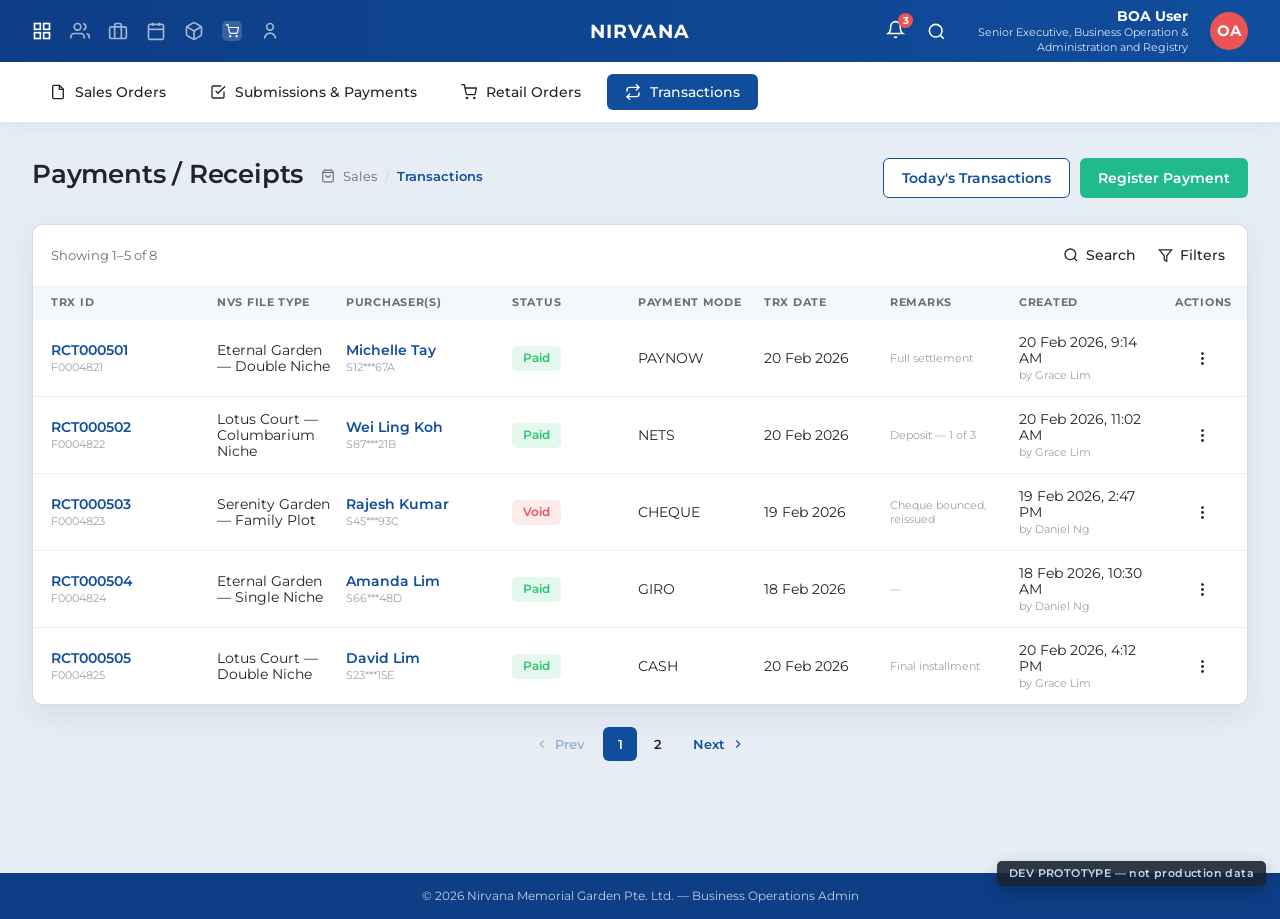
<file: transactions.html>
<!doctype html>
<html lang="en">
<head>
<meta charset="utf-8">
<title>Transactions — NVS-OS Prototype</title>
<meta name="viewport" content="width=device-width,initial-scale=1">
<link rel="preconnect" href="https://fonts.googleapis.com">
<link href="https://fonts.googleapis.com/css2?family=Montserrat:wght@400;500;600;700&display=swap" rel="stylesheet">
<link rel="stylesheet" href="assets/shared.css">
<style>
  .thead,.row{ grid-template-columns:150px 1fr 150px 110px 110px 110px 1fr 140px 54px; }
  @media (max-width:1100px){
    .thead,.row{ grid-template-columns:130px 1fr 120px 100px 100px 44px; }
    .thead > :nth-child(5),.row > :nth-child(5),.thead > :nth-child(7),.row > :nth-child(7),.thead > :nth-child(8),.row > :nth-child(8){ display:none; }
  }
</style>
</head>
<body>

<div class="dev-tag">DEV PROTOTYPE — not production data</div>

<div id="navbar"></div>
<div class="subnav" id="subnav"></div>

<main>
  <div class="page-head">
    <div class="page-head-left">
      <h1>Payments / Receipts</h1>
      <div class="crumbs">
        <svg width="14" height="14" viewBox="0 0 24 24" fill="none" stroke="currentColor" stroke-width="2"><path d="M6 2L3 6v14a2 2 0 0 0 2 2h14a2 2 0 0 0 2-2V6l-3-4z"/><line x1="3" y1="6" x2="21" y2="6"/><path d="M16 10a4 4 0 0 1-8 0"/></svg>
        <span>Sales</span><span class="sep">/</span><span class="cur">Transactions</span>
      </div>
    </div>
    <div class="page-head-actions">
      <div class="btn btn-outline" id="todayToggle">Today's Transactions</div>
      <div class="btn btn-primary" id="registerBtn">Register Payment</div>
    </div>
  </div>

  <div class="panel" style="position:relative">
    <div class="toolbar">
      <div class="count-info" id="countInfo"></div>
      <div class="spacer"></div>
      <div class="tool-link" id="searchToggle">
        <svg width="16" height="16" viewBox="0 0 24 24" fill="none" stroke="currentColor" stroke-width="2"><circle cx="11" cy="11" r="8"/><line x1="21" y1="21" x2="16.65" y2="16.65"/></svg>Search
      </div>
      <div class="tool-link" id="filterToggle">
        <svg width="15" height="15" viewBox="0 0 24 24" fill="none" stroke="currentColor" stroke-width="2"><polygon points="22 3 2 3 10 12.46 10 19 14 21 14 12.46 22 3"/></svg>Filters
        <span class="dot" id="filterDot" hidden></span>
      </div>
    </div>

    <div class="search-panel" id="searchPanel" hidden>
      <div class="search-field"><label>Customer Name</label><div class="search-wrap" style="width:100%"><input id="f-customer" style="width:100%;border-radius:6px;border-right:1px solid var(--border)"></div></div>
      <div class="search-field"><label>NRIC</label><div class="search-wrap" style="width:100%"><input id="f-nric" style="width:100%;border-radius:6px;border-right:1px solid var(--border)"></div></div>
      <div class="search-field"><label>Receipt No.</label><div class="search-wrap" style="width:100%"><input id="f-receiptNo" style="width:100%;border-radius:6px;border-right:1px solid var(--border)"></div></div>
      <div class="search-field"><label>File No.</label><div class="search-wrap" style="width:100%"><input id="f-fileNo" style="width:100%;border-radius:6px;border-right:1px solid var(--border)"></div></div>
      <div class="search-field"><label>Zone / Lot No.</label><div class="search-wrap" style="width:100%"><input id="f-lotNo" style="width:100%;border-radius:6px;border-right:1px solid var(--border)"></div></div>
      <div class="search-field"><label>Created By</label><div class="search-wrap" style="width:100%"><input id="f-createdBy" style="width:100%;border-radius:6px;border-right:1px solid var(--border)"></div></div>
    </div>

    <div class="filter-panel" id="filterPanel" hidden>
      <h3>Filters</h3>
      <div class="f-group"><label>Receipt Status</label>
        <select id="fp-status"><option value="">All statuses</option><option value="Paid">Paid</option><option value="Void">Void</option></select>
      </div>
      <div class="f-group"><label>Payment Mode</label>
        <select id="fp-mode"><option value="">All modes</option><option value="CASH">Cash</option><option value="NETS">NETS</option><option value="PAYNOW">PayNow</option><option value="GIRO">GIRO</option><option value="CHEQUE">Cheque</option></select>
      </div>
      <div class="f-group"><label>Transaction Date</label>
        <input type="date" id="fp-date">
      </div>
      <div class="filter-panel-actions">
        <div class="btn-text" id="filterReset">Reset</div>
        <div class="btn-confirm" id="filterApply">Apply</div>
      </div>
    </div>

    <div class="chips-row" id="chipsRow" hidden></div>

    <div class="thead">
      <div>Trx ID</div>
      <div>NVS File Type</div>
      <div>Purchaser(s)</div>
      <div>Status</div>
      <div>Payment Mode</div>
      <div>Trx Date</div>
      <div>Remarks</div>
      <div>Created</div>
      <div>Actions</div>
    </div>

    <div id="rows"></div>
  </div>

  <div class="pagination" id="pagination"></div>
</main>

<div class="footer">© 2026 Nirvana Memorial Garden Pte. Ltd. — Business Operations Admin</div>

<div id="modalRoot"></div>
<div class="toast" id="toast"></div>

<script src="assets/chrome.js"></script>
<script>
(function(){
  NvsChrome.mountNavbar('navbar');
  NvsChrome.mountSubnav('subnav', 'transactions');

  var TODAY = '20 Feb 2026';
  var DATA = [
    { id:'1', receiptNo:'RCT000501', fileNo:'F0004821', fileType:'Eternal Garden — Double Niche', customer:'Michelle Tay', nric:'S12***67A', status:'Paid', mode:'PAYNOW', trxDate:'20 Feb 2026', remarks:'Full settlement', createdBy:'Grace Lim', createdAt:'20 Feb 2026, 9:14 AM' },
    { id:'2', receiptNo:'RCT000502', fileNo:'F0004822', fileType:'Lotus Court — Columbarium Niche', customer:'Wei Ling Koh', nric:'S87***21B', status:'Paid', mode:'NETS', trxDate:'20 Feb 2026', remarks:'Deposit — 1 of 3', createdBy:'Grace Lim', createdAt:'20 Feb 2026, 11:02 AM' },
    { id:'3', receiptNo:'RCT000503', fileNo:'F0004823', fileType:'Serenity Garden — Family Plot', customer:'Rajesh Kumar', nric:'S45***93C', status:'Void', mode:'CHEQUE', trxDate:'19 Feb 2026', remarks:'Cheque bounced, reissued', createdBy:'Daniel Ng', createdAt:'19 Feb 2026, 2:47 PM' },
    { id:'4', receiptNo:'RCT000504', fileNo:'F0004824', fileType:'Eternal Garden — Single Niche', customer:'Amanda Lim', nric:'S66***48D', status:'Paid', mode:'GIRO', trxDate:'18 Feb 2026', remarks:'', createdBy:'Daniel Ng', createdAt:'18 Feb 2026, 10:30 AM' },
    { id:'5', receiptNo:'RCT000505', fileNo:'F0004825', fileType:'Lotus Court — Double Niche', customer:'David Lim', nric:'S23***15E', status:'Paid', mode:'CASH', trxDate:'20 Feb 2026', remarks:'Final installment', createdBy:'Grace Lim', createdAt:'20 Feb 2026, 4:12 PM' },
    { id:'6', receiptNo:'RCT000506', fileNo:'F0004826', fileType:'Serenity Garden — Urn Plot', customer:'Nur Aisyah', nric:'S91***76F', status:'Paid', mode:'PAYNOW', trxDate:'17 Feb 2026', remarks:'', createdBy:'Daniel Ng', createdAt:'17 Feb 2026, 9:55 AM' },
    { id:'7', receiptNo:'RCT000507', fileNo:'F0004827', fileType:'Eternal Garden — Family Niche', customer:'Kelvin Goh', nric:'S38***02G', status:'Void', mode:'NETS', trxDate:'16 Feb 2026', remarks:'Duplicate entry', createdBy:'Grace Lim', createdAt:'16 Feb 2026, 1:20 PM' },
    { id:'8', receiptNo:'RCT000508', fileNo:'F0004828', fileType:'Lotus Court — Single Niche', customer:'Farah Yusof', nric:'S57***89H', status:'Paid', mode:'GIRO', trxDate:'20 Feb 2026', remarks:'Auto-debit', createdBy:'Daniel Ng', createdAt:'20 Feb 2026, 3:08 PM' },
  ];
  var PER_PAGE = 5;
  var STATUS_VARIANT = { 'Paid':'light-success', 'Void':'light-danger' };

  var state = {
    page:1, openMenu:null, showSearch:false, showFilter:false, todayOnly:false,
    search:{ customer:'', nric:'', receiptNo:'', fileNo:'', lotNo:'', createdBy:'' },
    filter:{ status:'', mode:'', date:'' },
    remarksModal:null, remarksDraft:'',
  };

  function activeFilterChips(){
    var chips = [];
    if(state.filter.status) chips.push({ key:'status', label:'Status: ' + state.filter.status });
    if(state.filter.mode) chips.push({ key:'mode', label:'Mode: ' + state.filter.mode });
    if(state.filter.date) chips.push({ key:'date', label:'Date: ' + state.filter.date });
    return chips;
  }

  function getFiltered(){
    var list = DATA.slice();
    var s = state.search;
    if(s.customer.trim()) list = list.filter(function(d){ return d.customer.toLowerCase().indexOf(s.customer.trim().toLowerCase()) > -1; });
    if(s.nric.trim()) list = list.filter(function(d){ return d.nric.toLowerCase().indexOf(s.nric.trim().toLowerCase()) > -1; });
    if(s.receiptNo.trim()) list = list.filter(function(d){ return d.receiptNo.toLowerCase().indexOf(s.receiptNo.trim().toLowerCase()) > -1; });
    if(s.fileNo.trim()) list = list.filter(function(d){ return d.fileNo.toLowerCase().indexOf(s.fileNo.trim().toLowerCase()) > -1; });
    if(s.createdBy.trim()) list = list.filter(function(d){ return d.createdBy.toLowerCase().indexOf(s.createdBy.trim().toLowerCase()) > -1; });
    if(state.filter.status) list = list.filter(function(d){ return d.status === state.filter.status; });
    if(state.filter.mode) list = list.filter(function(d){ return d.mode === state.filter.mode; });
    if(state.todayOnly) list = list.filter(function(d){ return d.trxDate === TODAY; });
    return list;
  }

  function render(){
    var filtered = getFiltered();
    var totalPages = Math.max(1, Math.ceil(filtered.length / PER_PAGE));
    if(state.page > totalPages) state.page = totalPages;
    var page = state.page;
    var pageSlice = filtered.slice((page-1)*PER_PAGE, page*PER_PAGE);

    var todayBtn = document.getElementById('todayToggle');
    todayBtn.classList.toggle('active', state.todayOnly);

    var from = filtered.length === 0 ? 0 : (page-1)*PER_PAGE + 1;
    var to = Math.min(page*PER_PAGE, filtered.length);
    document.getElementById('countInfo').textContent = 'Showing ' + from + '–' + to + ' of ' + filtered.length;

    document.getElementById('searchPanel').hidden = !state.showSearch;
    document.getElementById('filterPanel').hidden = !state.showFilter;

    var chips = activeFilterChips();
    var chipsRow = document.getElementById('chipsRow');
    if(chips.length){
      chipsRow.hidden = false;
      chipsRow.innerHTML = chips.map(function(c){
        return '<div class="chip">' + NvsChrome.esc(c.label) + '<span class="x" data-chip="' + c.key + '">&#10005;</span></div>';
      }).join('') + '<div class="chips-clear" id="chipsClear">Clear Filters</div>';
    } else { chipsRow.hidden = true; chipsRow.innerHTML = ''; }
    document.getElementById('filterDot').hidden = chips.length === 0;

    if(pageSlice.length === 0){
      document.getElementById('rows').innerHTML = '<div class="empty-row">No matching records found</div>';
    } else {
      document.getElementById('rows').innerHTML = pageSlice.map(function(d){
        var menuOpen = state.openMenu === d.id;
        return '<div class="row">' +
          '<div><div class="sr-id" data-view="' + d.id + '">' + NvsChrome.esc(d.receiptNo) + '</div><div class="sr-sub">' + NvsChrome.esc(d.fileNo) + '</div></div>' +
          '<div>' + NvsChrome.esc(d.fileType) + '</div>' +
          '<div><div class="cust">' + NvsChrome.esc(d.customer) + '</div><div class="cust-sub">' + NvsChrome.esc(d.nric) + '</div></div>' +
          '<div><span class="badge ' + STATUS_VARIANT[d.status] + '">' + NvsChrome.esc(d.status) + '</span></div>' +
          '<div>' + NvsChrome.esc(d.mode) + '</div>' +
          '<div>' + NvsChrome.esc(d.trxDate) + '</div>' +
          '<div class="sr-sub" style="margin-top:0">' + (d.remarks ? NvsChrome.esc(d.remarks) : '—') + '</div>' +
          '<div><div>' + NvsChrome.esc(d.createdAt) + '</div><div class="sr-sub">by ' + NvsChrome.esc(d.createdBy) + '</div></div>' +
          '<div class="more-wrap">' +
            '<div class="more-btn" data-more="' + d.id + '"><svg width="17" height="17" viewBox="0 0 24 24" fill="currentColor"><circle cx="12" cy="5" r="2"/><circle cx="12" cy="12" r="2"/><circle cx="12" cy="19" r="2"/></svg></div>' +
            (menuOpen ? '<div class="menu">' +
              '<div class="menu-item" data-view="' + d.id + '">View</div>' +
              '<div class="menu-item" data-remarks="' + d.id + '">Edit Remarks</div>' +
              '<div class="menu-item" data-download="' + d.id + '">Download</div>' +
              '<div class="menu-item" data-email="' + d.id + '">Email to Customer</div>' +
            '</div>' : '') +
          '</div>' +
        '</div>';
      }).join('');
    }

    var pagHtml = '<div class="page-nav" data-page="prev"' + (page<=1?' disabled':'') + '>' +
      '<svg width="14" height="14" viewBox="0 0 24 24" fill="none" stroke="currentColor" stroke-width="2"><polyline points="15 18 9 12 15 6"/></svg>Prev</div>';
    for(var i=1;i<=totalPages;i++) pagHtml += '<div class="page-num' + (page===i?' on':'') + '" data-page="' + i + '">' + i + '</div>';
    pagHtml += '<div class="page-nav" data-page="next"' + (page>=totalPages?' disabled':'') + '>Next<svg width="14" height="14" viewBox="0 0 24 24" fill="none" stroke="currentColor" stroke-width="2"><polyline points="9 18 15 12 9 6"/></svg></div>';
    document.getElementById('pagination').innerHTML = filtered.length > PER_PAGE ? pagHtml : '';

    document.getElementById('modalRoot').innerHTML = state.remarksModal ? renderRemarksModal() : '';

    bindEvents();
  }

  function renderRemarksModal(){
    var d = DATA.find(function(x){ return x.id === state.remarksModal; });
    return '<div class="modal-backdrop" id="modalBackdrop"><div class="modal">' +
      '<h2>Edit Remarks — ' + NvsChrome.esc(d.receiptNo) + '</h2>' +
      '<div class="field-wrap"><textarea class="modal-textarea" id="remarksInput">' + NvsChrome.esc(state.remarksDraft) + '</textarea></div>' +
      '<div class="modal-actions"><div class="btn-text" id="modalCancel">Cancel</div><div class="btn-confirm" id="modalSave">Save</div></div>' +
    '</div></div>';
  }

  function bindEvents(){
    document.getElementById('todayToggle').addEventListener('click', function(){ state.todayOnly = !state.todayOnly; state.page = 1; render(); });
    document.getElementById('registerBtn').addEventListener('click', function(){ window.location.href = 'register-payment.html'; });
    document.getElementById('searchToggle').addEventListener('click', function(){ state.showSearch = !state.showSearch; state.showFilter = false; render(); });
    document.getElementById('filterToggle').addEventListener('click', function(e){ e.stopPropagation(); state.showFilter = !state.showFilter; state.showSearch = false; render(); });
    ['customer','nric','receiptNo','fileNo','lotNo','createdBy'].forEach(function(key){
      var el = document.getElementById('f-' + key);
      if(!el) return;
      el.value = state.search[key];
      el.addEventListener('input', function(e){ state.search[key] = e.target.value; state.page = 1; render(); e.target.focus(); e.target.setSelectionRange(e.target.value.length, e.target.value.length); });
    });
    var fpStatus = document.getElementById('fp-status'); if(fpStatus) fpStatus.value = state.filter.status;
    var fpMode = document.getElementById('fp-mode'); if(fpMode) fpMode.value = state.filter.mode;
    var fpDate = document.getElementById('fp-date'); if(fpDate) fpDate.value = state.filter.date;
    var applyBtn = document.getElementById('filterApply');
    if(applyBtn) applyBtn.addEventListener('click', function(){
      state.filter.status = document.getElementById('fp-status').value;
      state.filter.mode = document.getElementById('fp-mode').value;
      state.filter.date = document.getElementById('fp-date').value;
      state.showFilter = false; state.page = 1; render();
    });
    var resetBtn = document.getElementById('filterReset');
    if(resetBtn) resetBtn.addEventListener('click', function(){ state.filter = { status:'', mode:'', date:'' }; state.showFilter = false; state.page = 1; render(); });
    document.querySelectorAll('[data-chip]').forEach(function(el){
      el.addEventListener('click', function(){ state.filter[el.dataset.chip] = ''; state.page = 1; render(); });
    });
    var chipsClear = document.getElementById('chipsClear');
    if(chipsClear) chipsClear.addEventListener('click', function(){ state.filter = { status:'', mode:'', date:'' }; state.page = 1; render(); });

    document.querySelectorAll('[data-more]').forEach(function(el){
      el.addEventListener('click', function(e){ e.stopPropagation(); state.openMenu = state.openMenu === el.dataset.more ? null : el.dataset.more; render(); });
    });
    document.querySelectorAll('[data-view]').forEach(function(el){
      el.addEventListener('click', function(e){
        e.stopPropagation();
        var d = DATA.find(function(x){ return x.id === el.dataset.view; });
        window.location.href = 'transaction-detail.html?id=' + encodeURIComponent(d ? d.id : '');
      });
    });
    document.querySelectorAll('[data-remarks]').forEach(function(el){
      el.addEventListener('click', function(e){
        e.stopPropagation();
        var d = DATA.find(function(x){ return x.id === el.dataset.remarks; });
        state.openMenu = null; state.remarksModal = el.dataset.remarks; state.remarksDraft = d ? d.remarks : '';
        render();
      });
    });
    document.querySelectorAll('[data-download]').forEach(function(el){
      el.addEventListener('click', function(e){ e.stopPropagation(); var d = DATA.find(function(x){ return x.id === el.dataset.download; }); state.openMenu = null; render(); NvsChrome.toast('Downloading ' + (d ? d.receiptNo : '') + '.pdf'); });
    });
    document.querySelectorAll('[data-email]').forEach(function(el){
      el.addEventListener('click', function(e){ e.stopPropagation(); var d = DATA.find(function(x){ return x.id === el.dataset.email; }); state.openMenu = null; render(); NvsChrome.toast('Receipt emailed to ' + (d ? d.customer : '')); });
    });
    document.querySelectorAll('[data-page]').forEach(function(el){
      el.addEventListener('click', function(){
        if(el.hasAttribute('disabled')) return;
        var v = el.dataset.page;
        var filtered = getFiltered();
        var totalPages = Math.max(1, Math.ceil(filtered.length / PER_PAGE));
        if(v === 'prev') state.page = Math.max(1, state.page - 1);
        else if(v === 'next') state.page = Math.min(totalPages, state.page + 1);
        else state.page = parseInt(v, 10);
        render();
      });
    });
    var backdrop = document.getElementById('modalBackdrop');
    if(backdrop){
      backdrop.addEventListener('click', function(e){ if(e.target === backdrop){ state.remarksModal = null; render(); } });
      document.getElementById('modalCancel').addEventListener('click', function(){ state.remarksModal = null; render(); });
      var ri = document.getElementById('remarksInput');
      if(ri) ri.addEventListener('input', function(e){ state.remarksDraft = e.target.value; });
      document.getElementById('modalSave').addEventListener('click', function(){
        var d = DATA.find(function(x){ return x.id === state.remarksModal; });
        if(d) d.remarks = state.remarksDraft;
        state.remarksModal = null; render();
        NvsChrome.toast('Remarks updated for ' + (d ? d.receiptNo : ''));
      });
    }
  }

  document.addEventListener('click', function(e){
    if(!e.target.closest('#filterToggle') && !e.target.closest('#filterPanel') && state.showFilter){ state.showFilter = false; render(); }
    else if(state.openMenu !== null && !e.target.closest('.more-wrap')){ state.openMenu = null; render(); }
  });

  render();
})();
</script>
</body>
</html>
</file>
<file: assets/shared.css>
:root{
  --navy-deep:#0D3E86; --navy:#104D9D; --navy-hover:#0b3a78;
  --ground:#E7EDF5; --surface:#ffffff; --table-frame:#D2DCEA; --table-head:#F5F8FB;
  --text:#1F2430; --text-muted:#6E6B7B; --hairline:#EEF1F6; --border:#D8D6DE;
  --danger:#EA5455; --amber:#C97A1E; --amber-bg:rgba(238,155,58,0.15);
  --green:#21BB8B; --green-bg:rgba(33,187,139,0.15);
  --blue:#3E6FD0; --blue-bg:rgba(62,111,208,0.15);
  --red-bg:rgba(234,84,85,0.15); --grey:#82868B; --grey-bg:rgba(130,134,139,0.15);
  --toast-bg:#1b2431; --toast-text:#ffffff;
  /* Vuexy semantic "light" badge palette — b-badge light-variant, used on
     Submissions & Payments / Transactions (bootstrap-standard variant colors,
     distinct from Retail/Sales Orders' custom pill-badge palette above) */
  --sem-success:#28C76F; --sem-success-bg:rgba(40,199,111,0.12);
  --sem-warning:#FF9F43; --sem-warning-bg:rgba(255,159,67,0.12);
  --sem-danger:#EA5455;  --sem-danger-bg:rgba(234,84,85,0.12);
  --sem-secondary:#82868B; --sem-secondary-bg:rgba(130,134,139,0.12);
}
*{ box-sizing:border-box; }
[hidden]{ display:none !important; }
html,body{ margin:0; background:var(--ground); font-family:'Montserrat',sans-serif; color:var(--text); -webkit-font-smoothing:antialiased; }
button{ font-family:'Montserrat',sans-serif; border:none; background:none; cursor:pointer; padding:0; color:inherit; }
input,select,textarea{ font-family:'Montserrat',sans-serif; }
a{ color:var(--navy); text-decoration:none; }

/* ===== NAVBAR ===== */
.navbar{ background:linear-gradient(90deg,var(--navy-deep),var(--navy)); height:62px; display:flex; align-items:center; padding:0 32px; gap:24px; }
.navbar-icons{ display:flex; align-items:center; gap:18px; flex:1; }
.navbar-icons svg{ opacity:.62; flex:none; }
.navbar-icons svg.active{ opacity:1; }
.navbar-icons svg.pinned{ background:rgba(255,255,255,.18); border-radius:5px; padding:3px; opacity:1; }
.brand{ color:#fff; font-weight:700; font-size:19px; letter-spacing:1px; }
.navbar-right{ display:flex; align-items:center; gap:22px; flex:1; justify-content:flex-end; }
.bell{ position:relative; }
.bell .badge-dot{ position:absolute; top:-7px; right:-8px; min-width:15px; height:15px; border-radius:8px; background:var(--danger); color:#fff; font-size:10px; font-weight:700; display:flex; align-items:center; justify-content:center; padding:0 3px; }
.who{ text-align:right; line-height:1.35; }
.who .name{ font-size:13.5px; font-weight:700; color:#fff; }
.who .role{ font-size:11px; color:rgba(255,255,255,.85); max-width:220px; }
.avatar{ width:38px; height:38px; border-radius:50%; background:var(--danger); color:#fff; display:flex; align-items:center; justify-content:center; font-size:14.5px; font-weight:700; flex:none; }

/* ===== SECONDARY NAV ===== */
.subnav{ background:var(--surface); box-shadow:0 4px 14px rgba(16,77,157,0.06); display:flex; gap:8px; padding:12px 32px; }
.pill{ display:flex; align-items:center; gap:9px; font-size:13.5px; font-weight:500; padding:10px 18px; border-radius:6px; cursor:pointer; color:var(--text); transition:background .12s; }
.pill:hover{ background:var(--table-head); }
.pill svg{ flex:none; }
.pill.on{ background:var(--navy); color:#fff; }
.pill.on:hover{ background:var(--navy); }

/* ===== MAIN ===== */
main{ max-width:1360px; margin:0 auto; padding:36px 32px 72px; }
.page-head{ display:flex; align-items:baseline; justify-content:space-between; gap:18px; flex-wrap:wrap; margin-bottom:26px; }
.page-head-left{ display:flex; align-items:baseline; gap:18px; flex-wrap:wrap; }
h1{ font-size:26px; font-weight:600; margin:0; letter-spacing:-.2px; }
.crumbs{ display:flex; align-items:center; gap:8px; font-size:12.5px; color:var(--text-muted); }
.crumbs .sep{ color:#c9d2df; }
.crumbs .cur{ color:var(--navy); font-weight:600; }
.page-head-actions{ display:flex; align-items:center; gap:10px; }

.btn{ height:40px; border-radius:6px; display:inline-flex; align-items:center; gap:8px; padding:0 18px; font-size:13.5px; font-weight:600; cursor:pointer; white-space:nowrap; }
.btn-primary{ background:var(--green); color:#fff; }
.btn-primary:hover{ filter:brightness(0.94); }
.btn-outline{ background:#fff; color:var(--navy); border:1.5px solid var(--navy); }
.btn-outline:hover{ background:rgba(16,77,157,0.06); }
.btn-outline.active{ background:var(--navy); color:#fff; }

.tabs{ display:flex; gap:10px; margin-bottom:20px; flex-wrap:wrap; }
.tab{ height:38px; border-radius:6px; display:flex; align-items:center; gap:9px; padding:0 16px; font-size:13.5px; font-weight:600; cursor:pointer; white-space:nowrap; border:1px solid var(--navy); background:var(--surface); color:var(--navy); transition:background .12s,color .12s; }
.tab.on{ background:var(--navy); color:#fff; }
.tab .count{ min-width:21px; height:21px; border-radius:11px; display:inline-flex; align-items:center; justify-content:center; font-size:11.5px; font-weight:700; padding:0 6px; background:rgba(16,77,157,0.1); color:var(--navy); }
.tab.on .count{ background:rgba(255,255,255,.25); color:#fff; }

.panel{ background:var(--table-frame); border-radius:10px; padding:1px; box-shadow:0 10px 30px rgba(16,40,90,0.08); }
.toolbar{ background:var(--surface); border-radius:9px 9px 0 0; display:flex; align-items:center; gap:14px; padding:14px 18px; flex-wrap:wrap; }
.check{ width:18px; height:18px; border-radius:4px; border:1.5px solid #C7D0E0; background:#fff; flex:none; cursor:pointer; display:flex; align-items:center; justify-content:center; transition:background .12s,border-color .12s; }
.check.on{ background:var(--navy); border-color:var(--navy); }
.check.ind::after{ content:''; width:9px; height:2px; background:var(--navy); border-radius:1px; }
.bulk-btn{ height:36px; border-radius:6px; display:flex; align-items:center; gap:10px; padding:0 9px 0 16px; color:#fff; font-size:13.5px; font-weight:600; cursor:pointer; white-space:nowrap; }
.count-info{ font-size:12.5px; color:var(--text-muted); white-space:nowrap; }
.spacer{ flex:1; }
.tool-link{ display:flex; align-items:center; gap:7px; font-size:13.5px; font-weight:500; color:var(--text); cursor:pointer; padding:8px 4px; position:relative; }
.tool-link:hover{ color:var(--navy); }
.tool-link .dot{ position:absolute; top:5px; right:-4px; width:7px; height:7px; border-radius:50%; background:var(--danger); }
.search-wrap{ display:flex; align-items:center; }
.search-wrap input{ width:200px; height:36px; border:1px solid var(--border); border-right:none; border-radius:6px 0 0 6px; padding:0 12px; font-size:13px; color:var(--text); outline:none; }
.search-wrap input:focus{ border-color:var(--navy); }
.search-clear{ width:36px; height:36px; border:1px solid var(--border); border-left:none; border-radius:0 6px 6px 0; background:#fff; display:flex; align-items:center; justify-content:center; cursor:pointer; color:var(--text-muted); }
.filter-btn{ height:36px; border-radius:6px; background:#fff; display:flex; align-items:center; gap:8px; padding:0 18px; color:var(--navy); font-size:13.5px; font-weight:600; cursor:pointer; border:1px solid var(--border); }
.filter-btn:hover{ border-color:var(--navy); }

/* Multi-field search panel (Submissions & Payments / Transactions) */
.search-panel{ background:var(--surface); border-top:1px solid var(--hairline); padding:16px 18px; display:grid; grid-template-columns:repeat(auto-fill,minmax(200px,1fr)); gap:12px; }
.search-field label{ display:block; font-size:11px; font-weight:700; color:var(--text-muted); text-transform:uppercase; letter-spacing:.4px; margin-bottom:6px; }
.search-field .search-wrap input{ width:100%; }

/* Filter dropdown panel */
.filter-panel{ position:absolute; right:18px; top:64px; width:300px; background:#fff; border-radius:8px; box-shadow:0 14px 36px rgba(16,40,90,0.18); z-index:60; padding:18px; }
.filter-panel h3{ font-size:13px; margin:0 0 14px; }
.filter-panel .f-group{ margin-bottom:16px; }
.filter-panel .f-group:last-child{ margin-bottom:0; }
.filter-panel label{ display:block; font-size:11px; font-weight:700; color:var(--text-muted); text-transform:uppercase; letter-spacing:.4px; margin-bottom:7px; }
.filter-panel select,.filter-panel input[type=date]{ width:100%; height:38px; border:1px solid var(--border); border-radius:6px; padding:0 10px; font-size:13px; outline:none; }
.filter-panel select:focus,.filter-panel input:focus{ border-color:var(--navy); }
.filter-panel-actions{ display:flex; justify-content:flex-end; gap:8px; margin-top:18px; }

.chips-row{ display:flex; align-items:center; gap:8px; flex-wrap:wrap; padding:12px 18px; background:var(--surface); border-top:1px solid var(--hairline); }
.chip{ display:flex; align-items:center; gap:7px; background:var(--red-bg); color:var(--danger); font-size:12px; font-weight:600; padding:5px 10px; border-radius:5px; }
.chip .x{ cursor:pointer; opacity:.75; }
.chip .x:hover{ opacity:1; }
.chips-clear{ font-size:12.5px; font-weight:600; color:var(--navy); cursor:pointer; }
.chips-clear:hover{ text-decoration:underline; }

.thead{ display:grid; gap:0 16px; align-items:center; padding:11px 18px; background:var(--table-head); font-size:10.5px; font-weight:700; letter-spacing:.7px; color:var(--text-muted); text-transform:uppercase; }
.th{ display:flex; align-items:center; gap:5px; cursor:pointer; user-select:none; }
.th:hover{ color:var(--text); }
.th svg{ opacity:.55; flex:none; transition:transform .12s; }
.th.active svg{ opacity:1; }
.th.desc svg{ transform:rotate(180deg); }

.row{ display:grid; gap:0 16px; align-items:center; padding:14px 18px; background:var(--surface); border-bottom:1px solid var(--hairline); font-size:13.5px; position:relative; }
.row:last-child{ border-bottom:none; border-radius:0 0 9px 9px; }
.row:hover{ background:#FAFBFD; }
.order-no{ font-weight:700; color:var(--navy); cursor:pointer; }
.order-no:hover{ text-decoration:underline; }
.sr-id{ font-weight:600; color:var(--navy); cursor:pointer; }
.sr-sub{ font-size:11px; color:#9AA0AC; margin-top:2px; }
.cust{ font-weight:600; color:var(--navy); }
.cust-sub{ font-size:11px; color:#9AA0AC; margin-top:2px; }
.num{ font-variant-numeric:tabular-nums; }

.badge{ display:inline-block; padding:4px 11px 5px; border-radius:5px; font-size:12px; font-weight:600; line-height:16px; white-space:nowrap; }
/* Custom pill palette — Retail Orders / Sales Orders */
.badge.pending{ background:var(--amber-bg); color:var(--amber); }
.badge.confirmed{ background:var(--green-bg); color:var(--green); }
.badge.completed{ background:var(--blue-bg); color:var(--blue); }
.badge.cancelled{ background:var(--red-bg); color:var(--danger); }
.badge.fullypaid{ background:var(--green-bg); color:var(--green); }
.badge.partiallypaid{ background:var(--amber-bg); color:var(--amber); }
.badge.overpaid{ background:var(--red-bg); color:var(--danger); }
.badge.refunded{ background:var(--grey-bg); color:var(--grey); }
/* Vuexy "light" semantic palette — Submissions & Payments / Transactions */
.badge.light-success{ background:var(--sem-success-bg); color:var(--sem-success); }
.badge.light-warning{ background:var(--sem-warning-bg); color:var(--sem-warning); }
.badge.light-danger{ background:var(--sem-danger-bg); color:var(--sem-danger); }
.badge.light-secondary{ background:var(--sem-secondary-bg); color:var(--sem-secondary); }

.more-wrap{ display:flex; justify-content:center; position:relative; }
.more-btn{ width:34px; height:34px; border-radius:6px; display:flex; align-items:center; justify-content:center; cursor:pointer; }
.more-btn:hover{ background:var(--table-head); }
.menu{ position:absolute; right:0; top:40px; width:200px; background:#fff; border-radius:8px; box-shadow:0 12px 32px rgba(16,40,90,0.18); z-index:40; overflow:hidden; padding:6px; }
.menu-item{ padding:10px 12px; font-size:13.5px; color:var(--text); border-radius:5px; cursor:pointer; }
.menu-item:hover{ background:var(--table-head); color:var(--navy); }
.empty-row{ padding:60px 20px; text-align:center; color:var(--text-muted); font-size:13.5px; background:var(--surface); border-radius:0 0 9px 9px; }

.pagination{ display:flex; align-items:center; justify-content:center; gap:4px; margin-top:22px; flex-wrap:wrap; }
.page-nav{ display:flex; align-items:center; gap:6px; padding:9px 14px; border-radius:6px; color:var(--navy); font-size:13px; font-weight:600; cursor:pointer; }
.page-nav:hover{ background:var(--table-head); }
.page-nav[disabled]{ opacity:.35; cursor:default; pointer-events:none; }
.page-num{ min-width:34px; height:34px; border-radius:6px; display:flex; align-items:center; justify-content:center; font-size:13px; font-weight:600; color:var(--text); cursor:pointer; }
.page-num:hover{ background:var(--table-head); }
.page-num.on{ background:var(--navy); color:#fff; }

/* ===== MODAL ===== */
.modal-backdrop{ position:fixed; inset:0; background:rgba(15,25,45,0.45); z-index:80; display:flex; align-items:center; justify-content:center; }
.modal{ width:420px; max-width:calc(100vw - 40px); background:#fff; border-radius:10px; box-shadow:0 20px 60px rgba(0,0,0,0.3); padding:28px; }
.modal.wide{ width:480px; }
.modal h2{ font-size:17px; font-weight:700; margin:0 0 20px; }
.field-label{ font-size:12.5px; font-weight:700; color:var(--text); margin-bottom:7px; display:flex; gap:3px; }
.field-label .req{ color:var(--danger); }
.field-wrap{ margin-bottom:18px; }
select.status-select,input.modal-input,textarea.modal-textarea{ width:100%; height:42px; border:1px solid var(--border); border-radius:6px; padding:0 12px; font-size:13.5px; color:var(--text); outline:none; background:#fff; font-family:'Montserrat',sans-serif; }
textarea.modal-textarea{ height:96px; padding:10px 12px; resize:vertical; }
select.status-select:focus,input.modal-input:focus,textarea.modal-textarea:focus{ border-color:var(--navy); }
.modal-actions{ display:flex; justify-content:flex-end; gap:10px; margin-top:4px; }
.btn-text{ padding:10px 16px; border-radius:6px; color:var(--navy); font-size:13.5px; font-weight:600; cursor:pointer; }
.btn-text:hover{ background:var(--table-head); }
.btn-confirm{ padding:10px 20px; border-radius:6px; background:var(--green); color:#fff; font-size:13.5px; font-weight:700; cursor:pointer; }
.btn-confirm:hover{ filter:brightness(0.94); }
.btn-confirm[disabled]{ opacity:.5; cursor:default; pointer-events:none; }

.toast{ position:fixed; bottom:28px; left:50%; transform:translateX(-50%) translateY(0); background:var(--toast-bg); color:var(--toast-text); font-size:13.5px; font-weight:500; padding:13px 22px; border-radius:9px; box-shadow:0 14px 36px rgba(0,0,0,0.3); z-index:90; opacity:0; pointer-events:none; transition:opacity .18s ease, transform .18s ease; }
.toast.show{ opacity:1; transform:translateX(-50%) translateY(-6px); }

.footer{ background:var(--navy-deep); color:rgba(255,255,255,.75); text-align:center; font-size:11.5px; padding:16px 0; margin-top:40px; }

.dev-tag{ position:fixed; bottom:14px; right:14px; background:#1b2431; color:#cfe0f2; font-size:10.5px; font-weight:600; letter-spacing:.4px; padding:6px 12px; border-radius:5px; z-index:70; opacity:.9; pointer-events:none; box-shadow:0 6px 18px rgba(0,0,0,0.25); }

/* ===== DETAIL SCREENS ===== */
.back-link{ display:inline-flex; align-items:center; gap:7px; font-size:13px; font-weight:600; color:var(--navy); cursor:pointer; margin-bottom:18px; }
.back-link:hover{ text-decoration:underline; }
.detail-header{ display:flex; align-items:flex-start; justify-content:space-between; gap:20px; flex-wrap:wrap; margin-bottom:24px; }
.detail-header h1{ display:flex; align-items:center; gap:14px; }
.detail-sub{ font-size:13px; color:var(--text-muted); margin-top:6px; }
.detail-grid{ display:grid; grid-template-columns:1fr 1fr; gap:24px; align-items:start; }
@media (max-width:960px){ .detail-grid{ grid-template-columns:1fr; } }
.card{ background:var(--surface); border-radius:10px; box-shadow:0 10px 30px rgba(16,40,90,0.06); padding:24px; margin-bottom:20px; }
.card:last-child{ margin-bottom:0; }
.card h2{ font-size:15px; font-weight:700; margin:0 0 18px; }
.info-grid{ display:grid; grid-template-columns:repeat(2,1fr); gap:18px 24px; }
.info-grid.cols-1{ grid-template-columns:1fr; }
.info-field label{ display:block; font-size:11px; font-weight:700; color:var(--text-muted); text-transform:uppercase; letter-spacing:.4px; margin-bottom:5px; }
.info-field .val{ font-size:14px; color:var(--text); font-weight:600; }
.info-field .val.muted{ font-weight:400; color:var(--text-muted); }
.line-items{ width:100%; border-collapse:collapse; }
.line-items thead th{ text-align:left; font-size:10.5px; font-weight:700; letter-spacing:.6px; text-transform:uppercase; color:var(--text-muted); padding:0 0 10px; border-bottom:1px solid var(--hairline); }
.line-items td{ padding:12px 0; border-bottom:1px solid var(--hairline); font-size:13.5px; vertical-align:top; }
.line-items tr:last-child td{ border-bottom:none; }
.line-items td.num,.line-items th.num{ text-align:right; font-variant-numeric:tabular-nums; }
.totals-row{ display:flex; justify-content:space-between; padding:9px 0; font-size:13.5px; color:var(--text-muted); }
.totals-row.grand{ border-top:1px solid var(--hairline); margin-top:6px; padding-top:14px; font-size:15px; font-weight:700; color:var(--text); }
.summary-card .amount{ font-size:28px; font-weight:700; color:var(--navy); margin:4px 0 2px; }
.progress-track{ height:8px; border-radius:4px; background:var(--table-head); overflow:hidden; margin:10px 0 6px; }
.progress-fill{ height:100%; background:var(--green); border-radius:4px; }
.timeline{ list-style:none; margin:0; padding:0; }
.timeline li{ display:flex; gap:12px; padding-bottom:18px; position:relative; }
.timeline li:last-child{ padding-bottom:0; }
.timeline li:not(:last-child)::before{ content:''; position:absolute; left:5px; top:16px; bottom:-4px; width:1px; background:var(--hairline); }
.timeline .dot{ width:11px; height:11px; border-radius:50%; background:var(--navy); flex:none; margin-top:3px; }
.timeline .dot.muted{ background:#C7D0E0; }
.timeline .t-label{ font-size:13px; font-weight:600; color:var(--text); }
.timeline .t-meta{ font-size:11.5px; color:var(--text-muted); margin-top:2px; }
.divider{ height:1px; background:var(--hairline); margin:20px 0; }
form .field-wrap{ margin-bottom:18px; }
form .field-row{ display:grid; grid-template-columns:1fr 1fr; gap:18px; }
@media (max-width:640px){ form .field-row{ grid-template-columns:1fr; } }
.field-row{ display:grid; grid-template-columns:1fr 1fr; gap:18px; }
.radio-row{ display:flex; gap:10px; flex-wrap:wrap; }
.radio-chip{ display:flex; align-items:center; gap:8px; border:1.5px solid var(--border); border-radius:6px; padding:10px 16px; font-size:13.5px; font-weight:600; cursor:pointer; color:var(--text); }
.radio-chip.on{ border-color:var(--navy); background:rgba(16,77,157,0.06); color:var(--navy); }
.radio-chip .dot-ring{ width:16px; height:16px; border-radius:50%; border:2px solid var(--border); flex:none; display:flex; align-items:center; justify-content:center; }
.radio-chip.on .dot-ring{ border-color:var(--navy); }
.radio-chip.on .dot-ring::after{ content:''; width:8px; height:8px; border-radius:50%; background:var(--navy); }

.avatar-chip{ display:inline-flex; align-items:center; gap:8px; background:var(--table-head); border-radius:20px; padding:5px 12px 5px 5px; }
.avatar-chip .mini-avatar{ width:24px; height:24px; border-radius:50%; background:var(--navy); color:#fff; font-size:10.5px; font-weight:700; display:flex; align-items:center; justify-content:center; flex:none; }
.avatar-chip .mini-name{ font-size:12.5px; font-weight:600; color:var(--text); }
.icon-btn{ width:26px; height:26px; border-radius:5px; display:inline-flex; align-items:center; justify-content:center; cursor:pointer; color:var(--text-muted); flex:none; }
.icon-btn:hover{ background:var(--table-head); color:var(--navy); }
.field-with-action{ display:flex; align-items:flex-start; justify-content:space-between; gap:8px; }
.attachment-row{ display:flex; align-items:center; gap:12px; padding:12px 0; border-bottom:1px solid var(--hairline); }
.attachment-row:last-child{ border-bottom:none; }
.attachment-icon{ width:38px; height:38px; border-radius:8px; background:var(--table-head); display:flex; align-items:center; justify-content:center; flex:none; color:var(--navy); }
.attachment-name{ font-size:13.5px; font-weight:600; color:var(--text); }
.attachment-meta{ font-size:11.5px; color:var(--text-muted); margin-top:2px; }
.kebab-wrap{ position:relative; flex:none; }
.status-pill{ display:inline-flex; align-items:center; gap:7px; }
.select-row{ display:flex; align-items:center; gap:12px; padding:14px 0; border-bottom:1px solid var(--hairline); }
.select-row:last-child{ border-bottom:none; }
.select-row .amt{ margin-left:auto; font-weight:700; font-variant-numeric:tabular-nums; }
</file>
